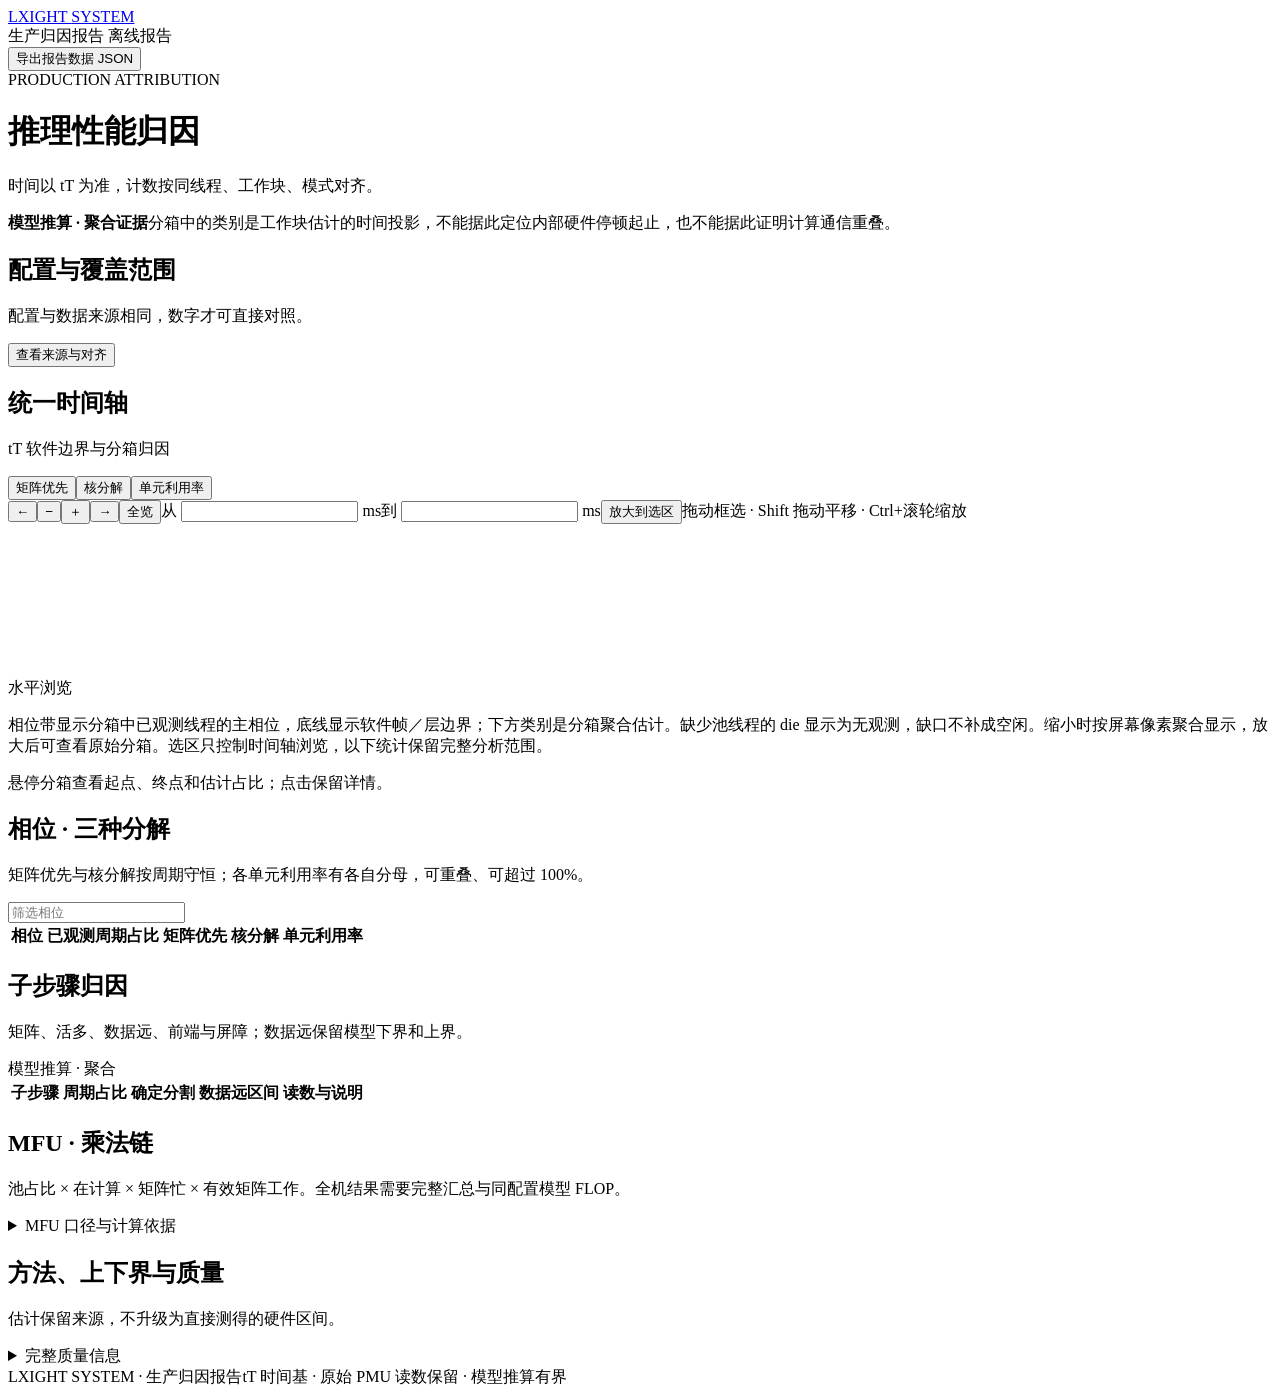
<file: web/attribution/index.html>
<!doctype html>
<html lang="zh-CN"><head><meta charset="utf-8"><meta name="viewport" content="width=device-width,initial-scale=1"><meta name="color-scheme" content="light"><title>LXIGHT · 生产归因报告</title><!--ATTRIBUTION_STYLE--></head><body>
<header><a class="brand" href="#">LXIGHT <span>SYSTEM</span></a><div>生产归因报告 <span class="offline">离线报告</span></div><button id="downloadAnalysis">导出报告数据 JSON</button><a id="fullAnalysis" hidden>完整分析 JSON</a></header>
<main>
<div class="page-heading"><div class="eyebrow">PRODUCTION ATTRIBUTION</div><h1 id="reportTitle">推理性能归因</h1><p id="reportSubtitle">时间以 tT 为准，计数按同线程、工作块、模式对齐。</p></div>
<section class="evidence-banner"><strong>模型推算 · 聚合证据</strong><span>分箱中的类别是工作块估计的时间投影，不能据此定位内部硬件停顿起止，也不能据此证明计算通信重叠。</span></section>
<div id="qualityWarnings" class="warning-box" role="status"></div>
<section class="metrics" id="metrics"></section>
<section class="panel"><div class="section-title"><div><h2>配置与覆盖范围</h2><p>配置与数据来源相同，数字才可直接对照。</p></div><button id="toggleSources">查看来源与对齐</button></div><div id="configSummary" class="config-summary"></div><div id="sourceDetails" hidden><div class="source-grid"><div><h3>配置与硬件模型</h3><pre id="configData"></pre></div><div><h3>对齐与覆盖</h3><pre id="alignmentData"></pre></div></div><h3>输入与证据</h3><pre id="provenanceData"></pre></div></section>
<section class="panel timeline-panel"><div class="section-title"><div><h2 id="timelineTitle">统一时间轴</h2><p id="timelineCaption">tT 软件边界与分箱归因</p></div><div class="view-tabs" id="viewTabs"><button class="active" data-mode="matrix_first">矩阵优先</button><button data-mode="issue">核分解</button><button data-mode="units">单元利用率</button></div></div>
<div class="timeline-toolbar"><button id="panLeft" title="向前平移">←</button><button id="zoomOut" title="缩小">−</button><button id="zoomIn" title="放大">＋</button><button id="panRight" title="向后平移">→</button><button id="fitView">全览</button><label>从 <input id="selectionFrom" type="number" step="any"> ms</label><label>到 <input id="selectionTo" type="number" step="any"> ms</label><button id="zoomSelection" class="primary">放大到选区</button><span>拖动框选 · Shift 拖动平移 · Ctrl+滚轮缩放</span></div>
<div id="timelineWrap"><canvas id="timelineCanvas" tabindex="0" aria-label="多 die 生产归因时间轴"></canvas></div><div class="horizontal-navigation"><span>水平浏览</span><div id="timelineHorizontal" tabindex="0" role="region" aria-label="时间线水平滚动条"><div id="timelineHorizontalSpace"></div></div></div>
<div id="timelineLegend" class="legend"></div><p class="caption">相位带显示分箱中已观测线程的主相位，底线显示软件帧／层边界；下方类别是分箱聚合估计。缺少池线程的 die 显示为无观测，缺口不补成空闲。缩小时按屏幕像素聚合显示，放大后可查看原始分箱。选区只控制时间轴浏览，以下统计保留完整分析范围。</p><div id="binDetail" class="bin-detail">悬停分箱查看起点、终点和估计占比；点击保留详情。</div></section>
<section class="panel"><div class="section-title"><div><h2>相位 · 三种分解</h2><p>矩阵优先与核分解按周期守恒；各单元利用率有各自分母，可重叠、可超过 100%。</p></div><input id="stageSearch" type="search" placeholder="筛选相位" aria-label="筛选相位"></div><div id="totalsCharts" class="three-charts"></div><div class="table-wrap"><table class="stage-table"><thead><tr><th>相位</th><th>已观测周期占比</th><th>矩阵优先</th><th>核分解</th><th>单元利用率</th></tr></thead><tbody id="stageRows"></tbody></table></div></section>
<section class="panel" id="densePanel"><div class="section-title"><div><h2 id="denseTitle">子步骤归因</h2><p id="denseDescription">矩阵、活多、数据远、前端与屏障；数据远保留模型下界和上界。</p></div><span class="tag">模型推算 · 聚合</span></div><div id="denseSummary"></div><div class="table-wrap"><table><thead><tr><th>子步骤</th><th>周期占比</th><th>确定分割</th><th>数据远区间</th><th>读数与说明</th></tr></thead><tbody id="denseRows"></tbody></table></div><div id="denseModelComparison"></div><div id="denseBounds" class="caption"></div></section>
<section class="panel"><div class="section-title"><div><h2 id="mfuTitle">MFU · 乘法链</h2><p id="mfuDescription">池占比 × 在计算 × 矩阵忙 × 有效矩阵工作。全机结果需要完整汇总与同配置模型 FLOP。</p></div><span id="mfuStatus" class="tag"></span></div><div id="mfuNotice"></div><div id="mfuWaterfall" class="waterfall"></div><div id="mfuFactors" class="factor-grid"></div><div class="table-wrap" id="mfuPhaseTable" hidden><table><thead><tr><th>相位</th><th>池周期占比</th><th>矩阵忙</th><th>有效矩阵工作</th><th>MFU 贡献（百分点）</th></tr></thead><tbody id="mfuPhaseRows"></tbody></table></div><div id="mfuReference" class="reference-box" hidden></div><details><summary>MFU 口径与计算依据</summary><pre id="mfuData"></pre></details></section>
<section class="panel"><div class="section-title"><div><h2>方法、上下界与质量</h2><p>估计保留来源，不升级为直接测得的硬件区间。</p></div></div><div id="methodNotes" class="method-notes"></div><details><summary>完整质量信息</summary><pre id="qualityData"></pre></details></section>
<footer><span>LXIGHT SYSTEM · 生产归因报告</span><span>tT 时间基 · 原始 PMU 读数保留 · 模型推算有界</span></footer>
</main><div id="timelineTooltip" role="tooltip" hidden></div><!--ATTRIBUTION_DATA--><!--ATTRIBUTION_SCRIPTS--></body></html>
</file>
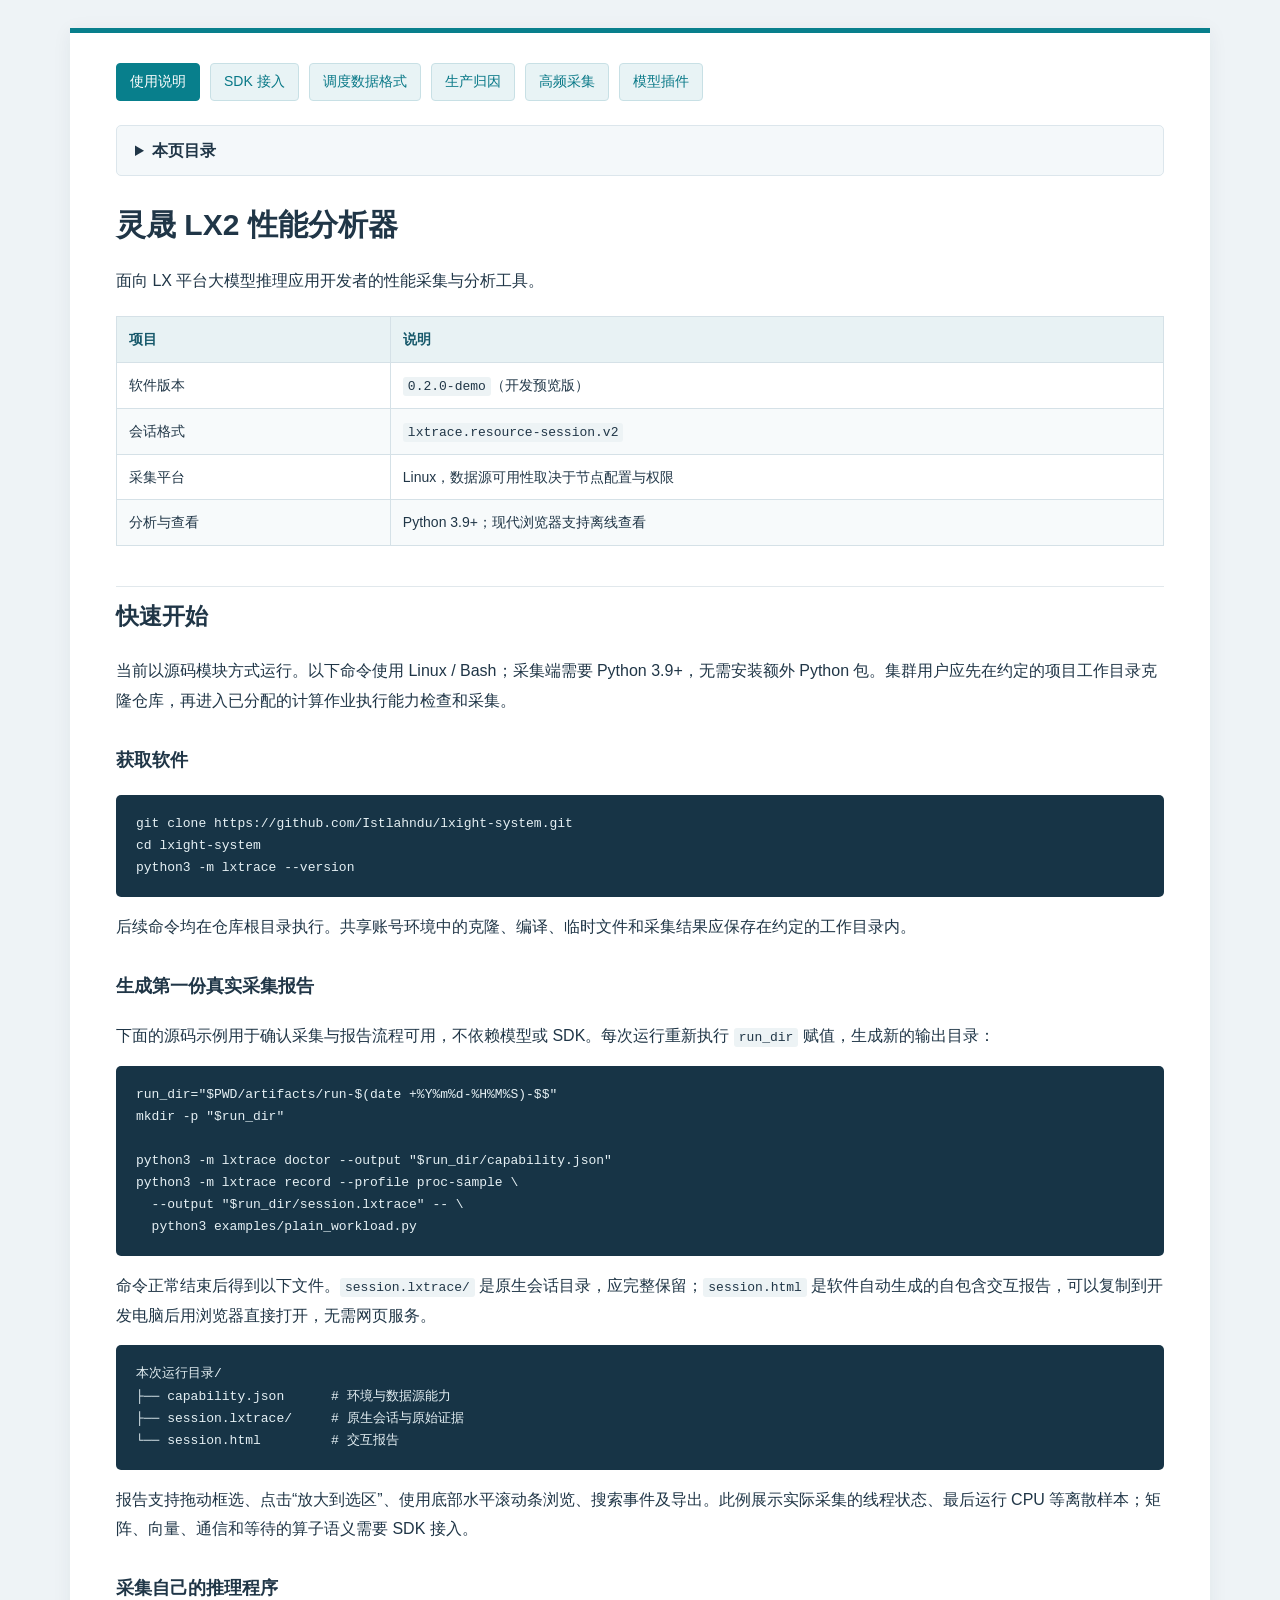
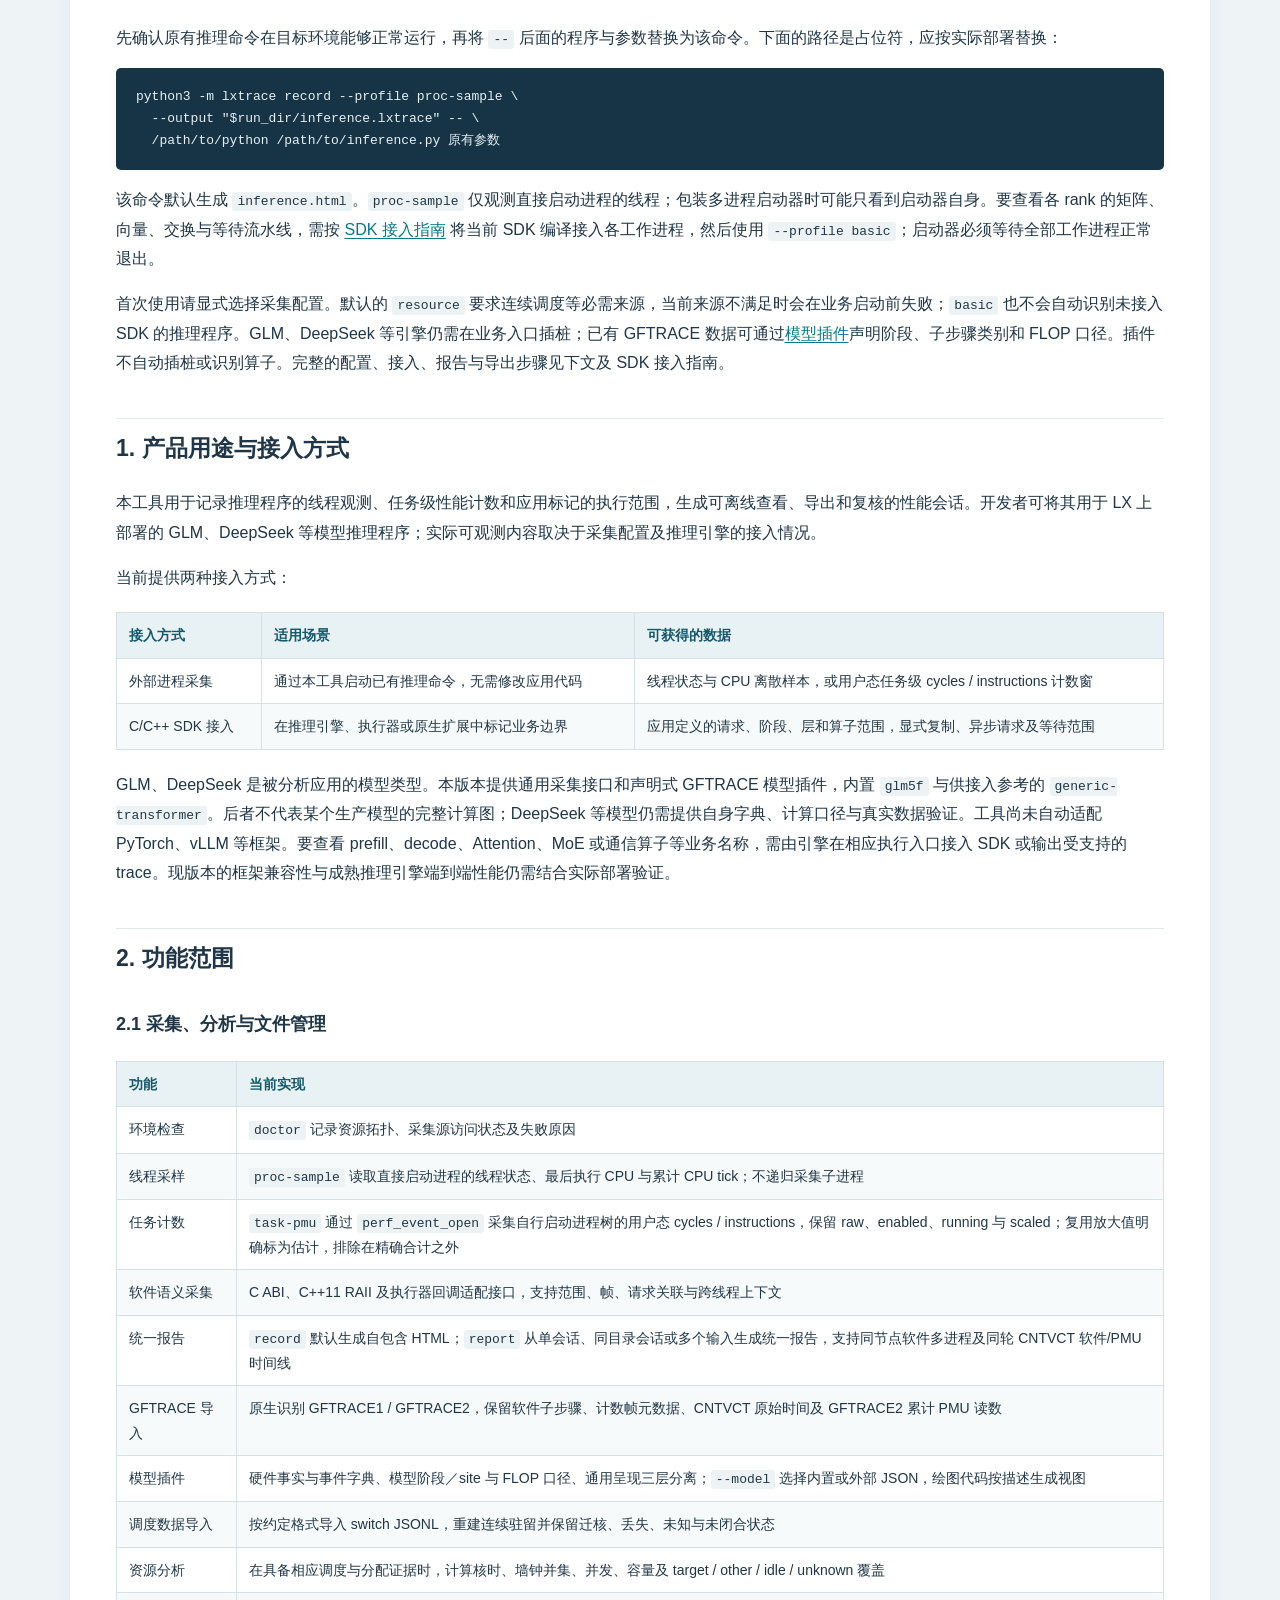
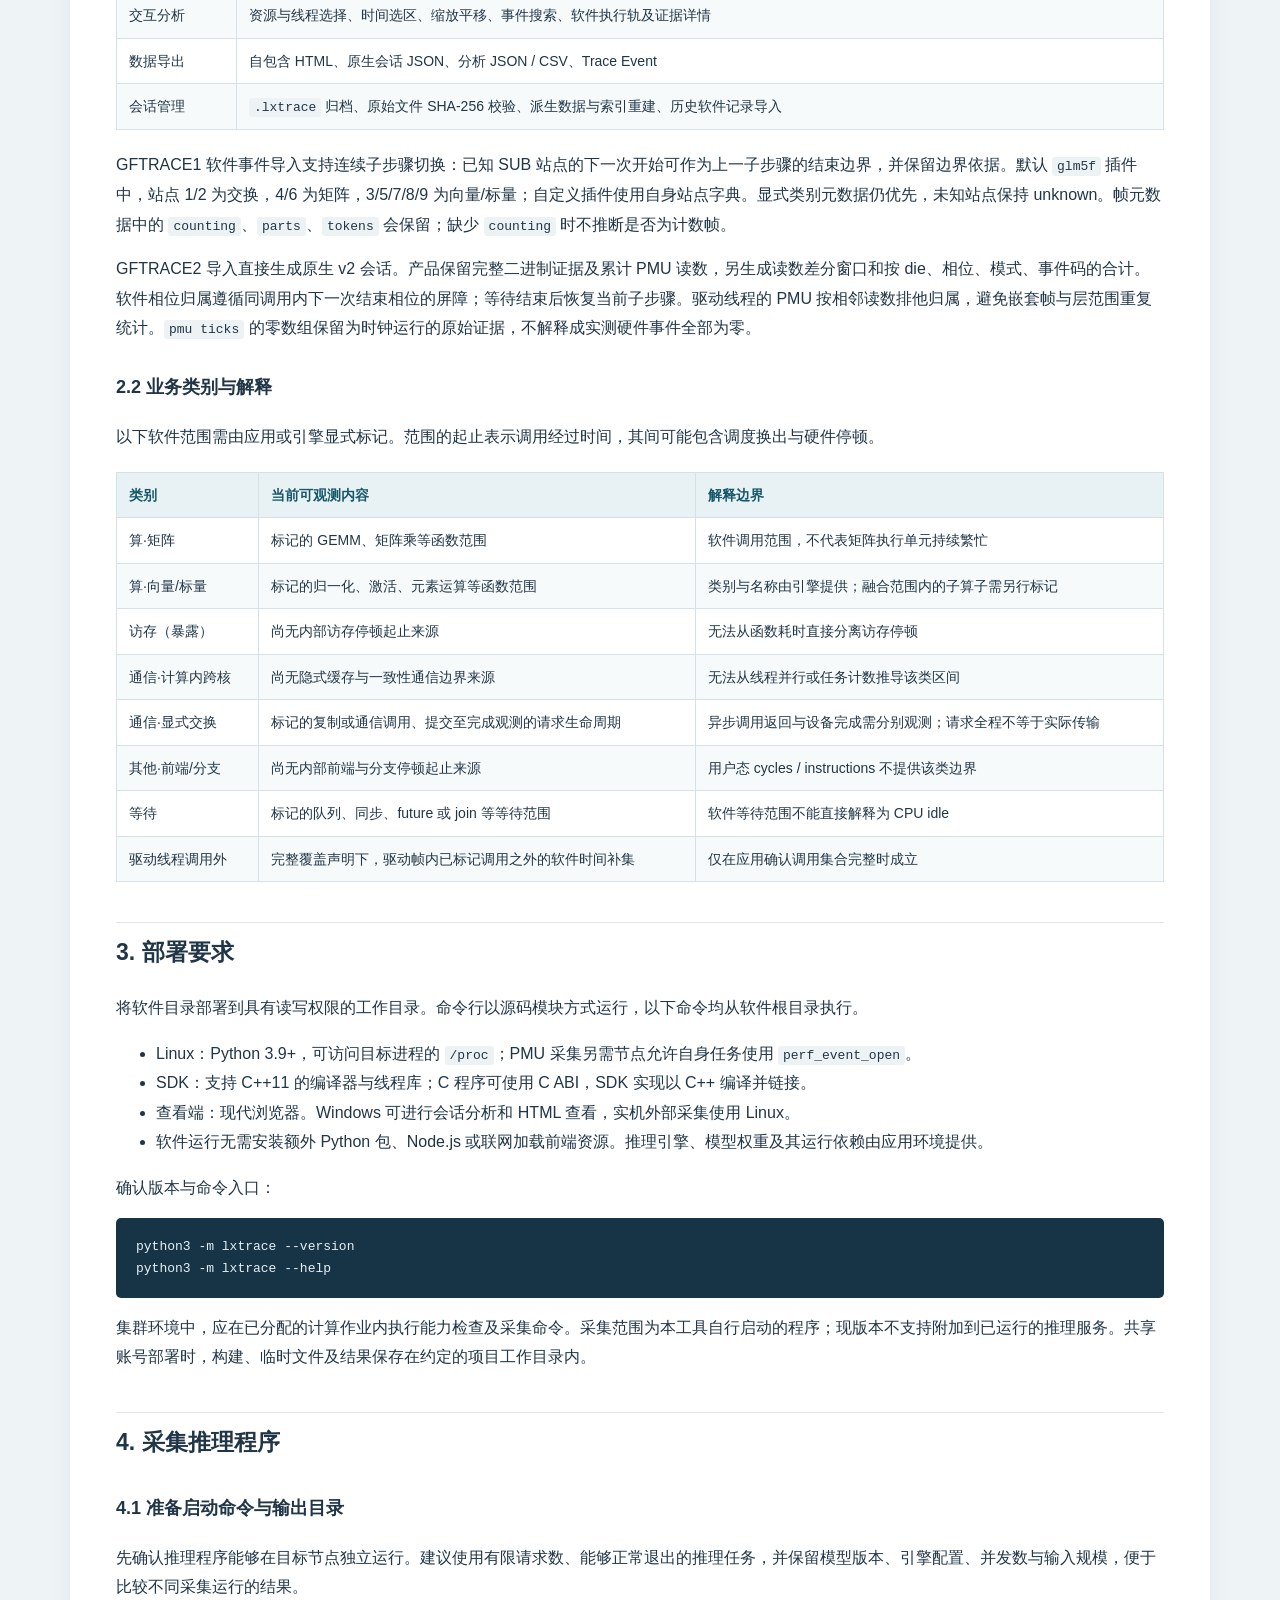
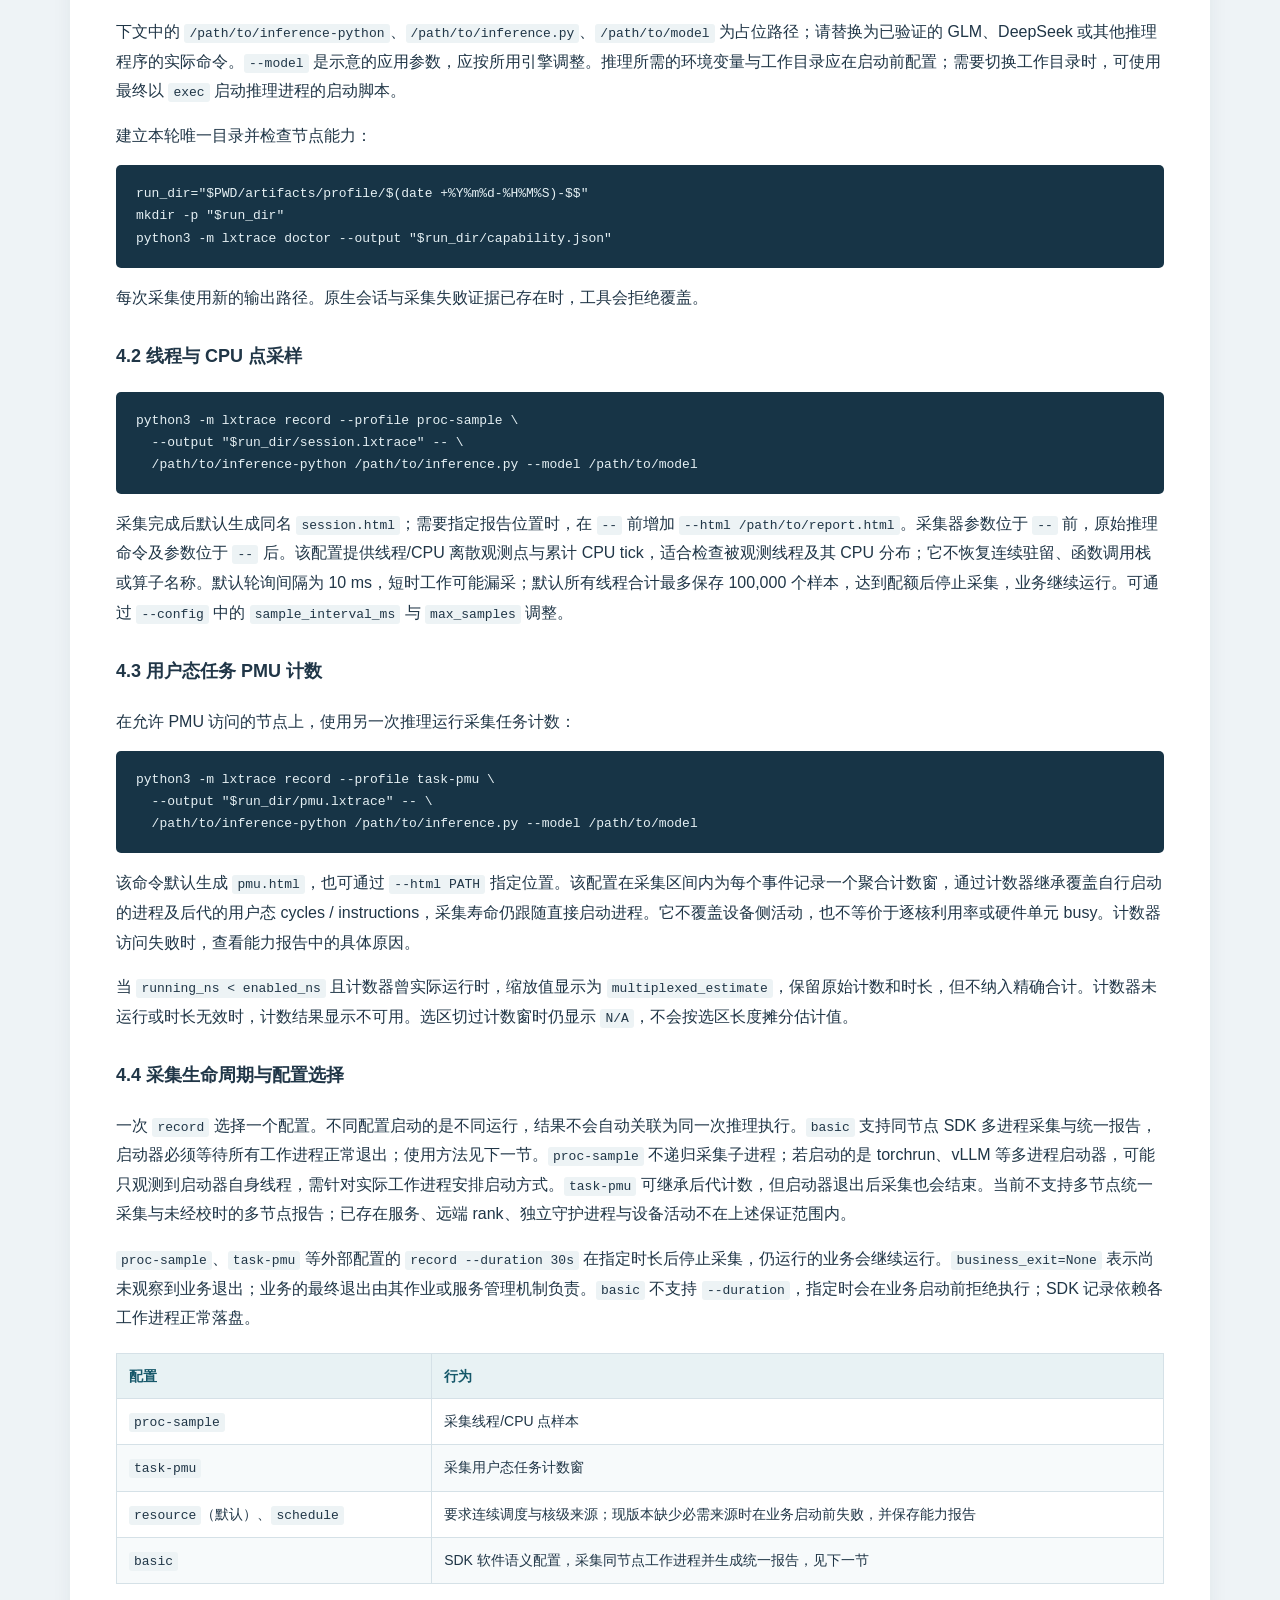
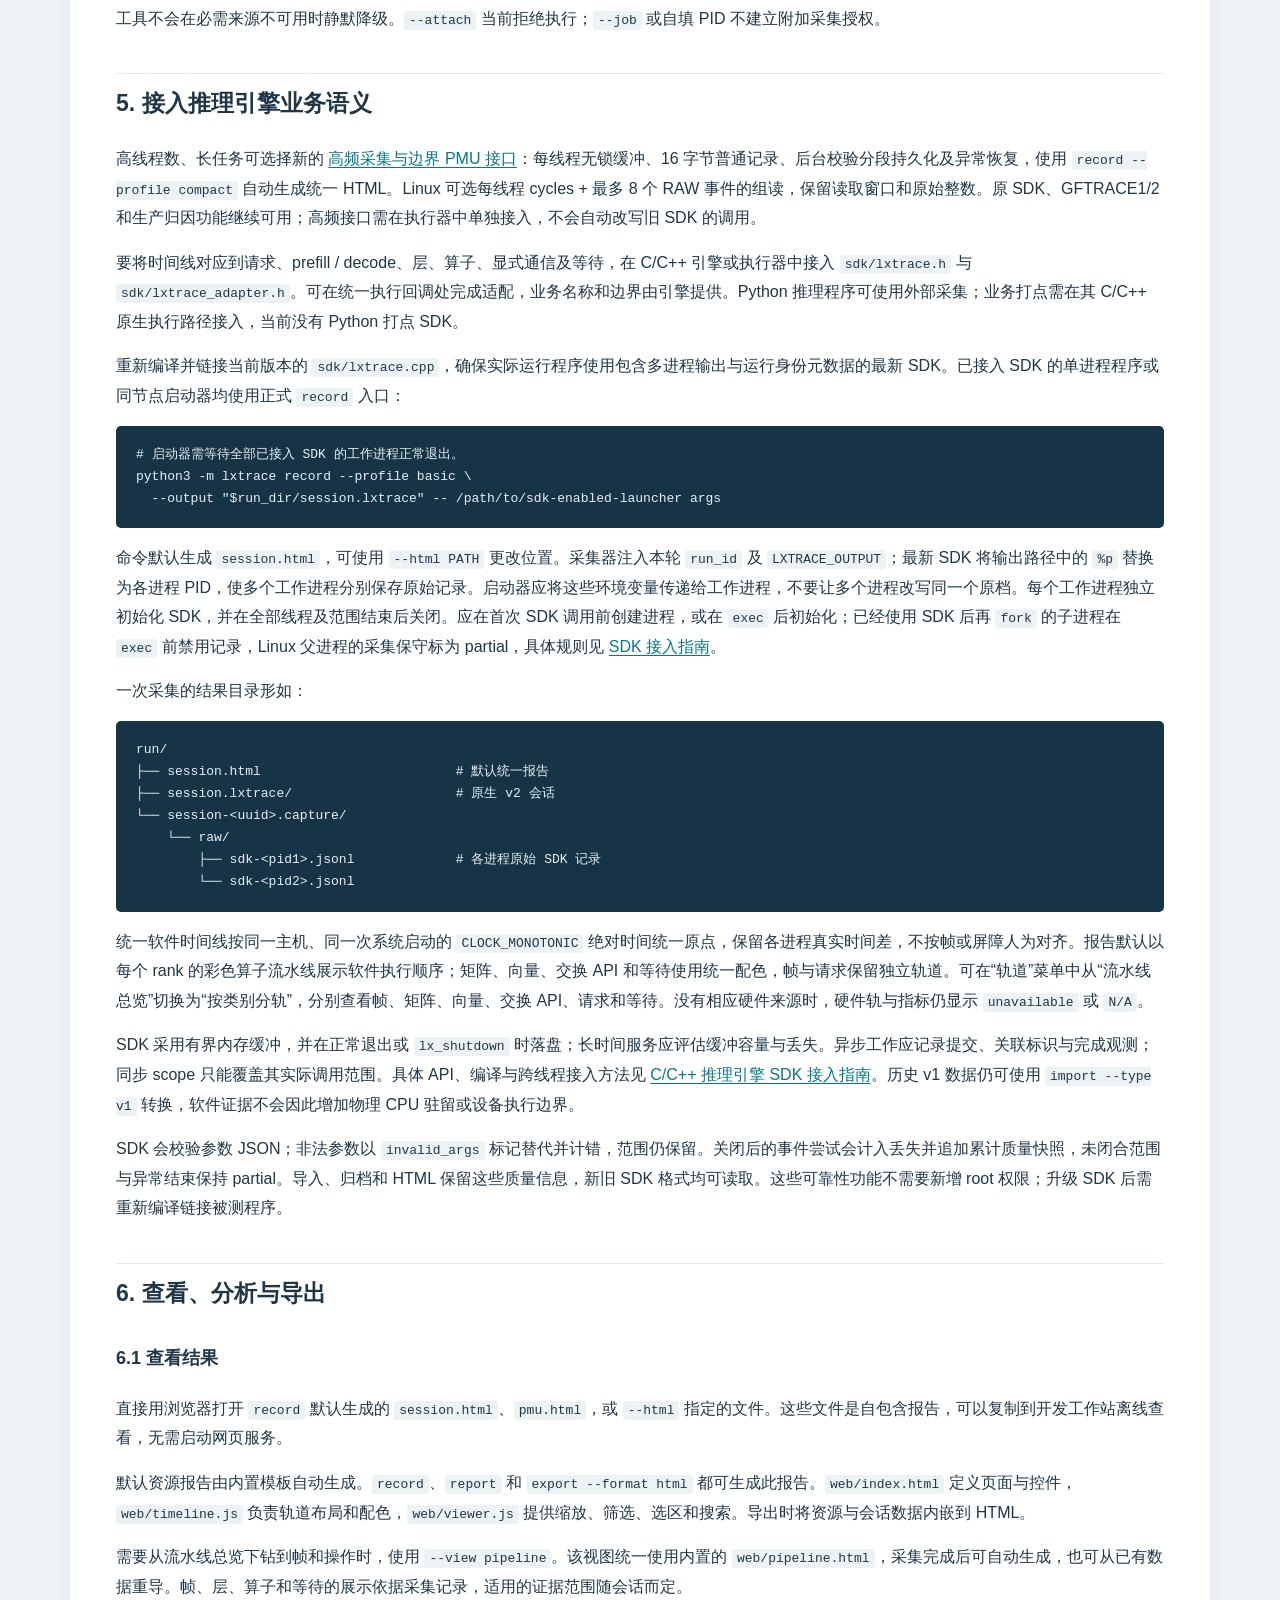
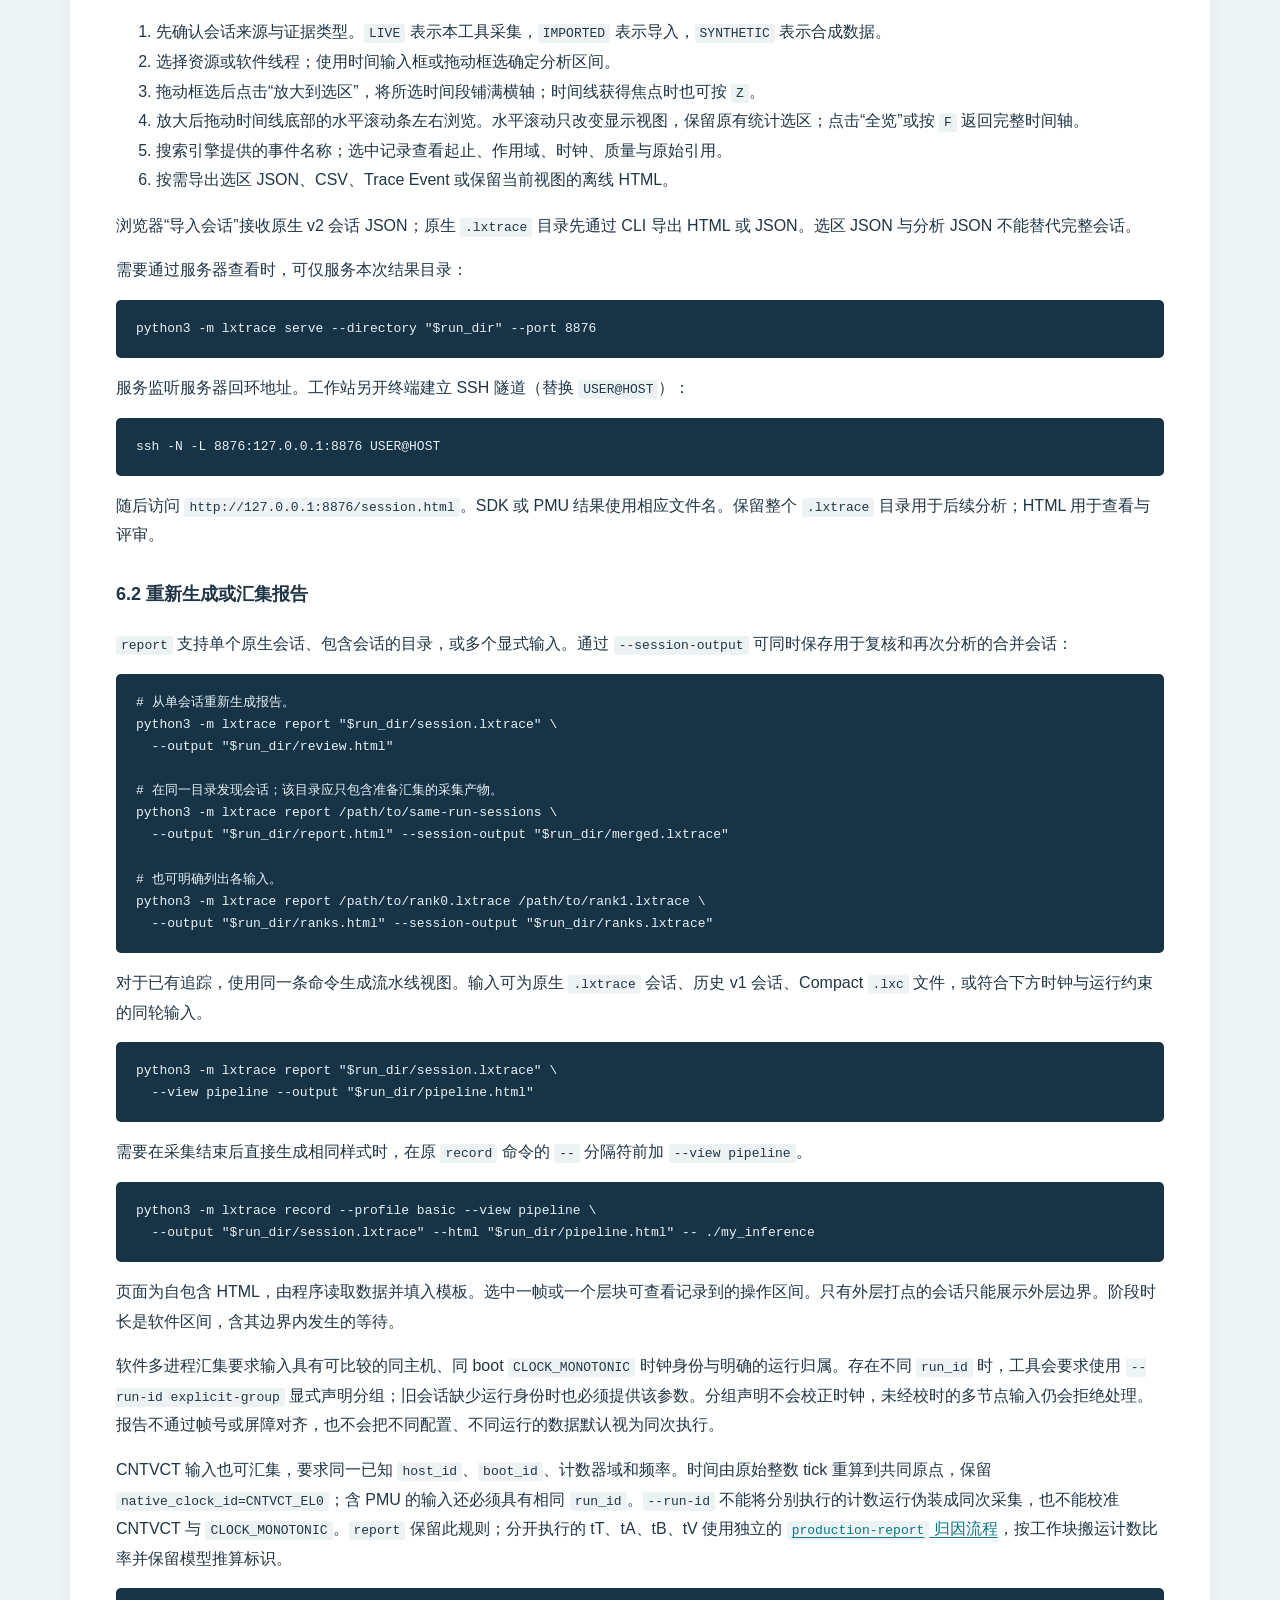
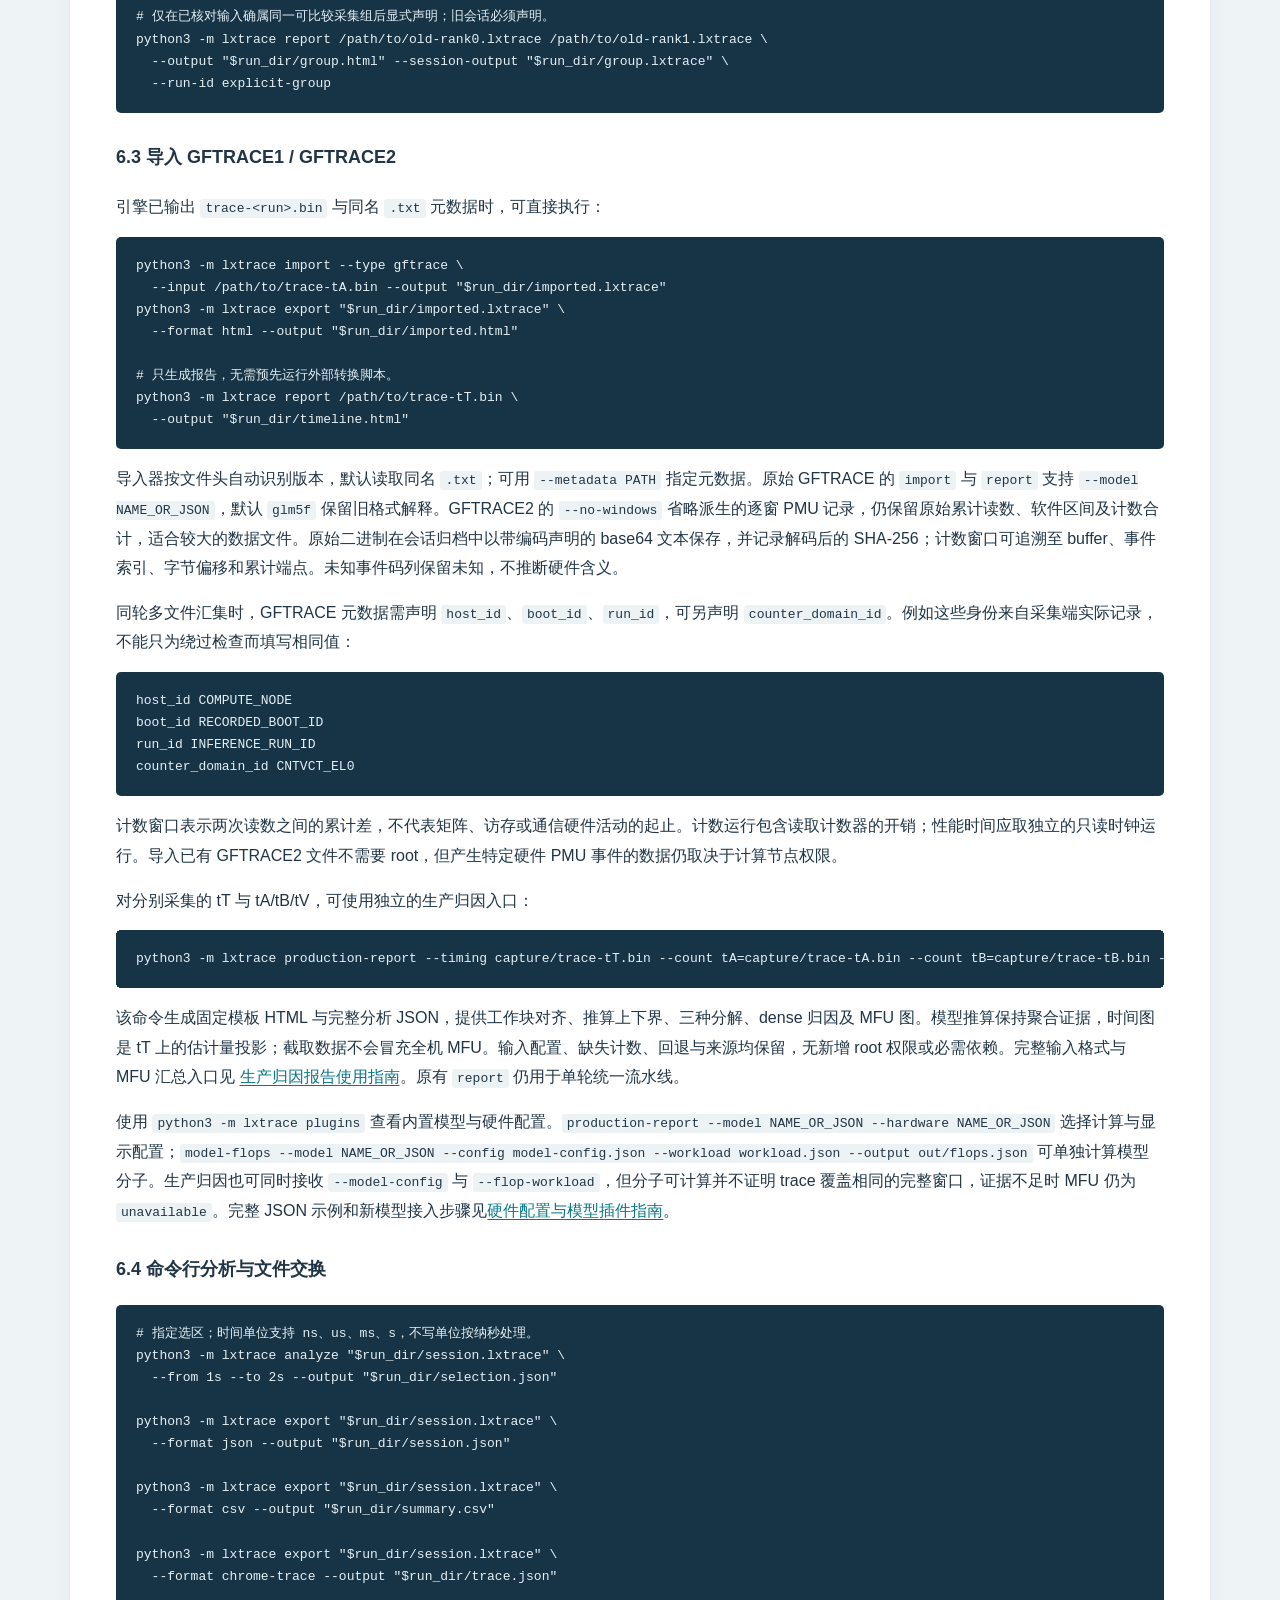
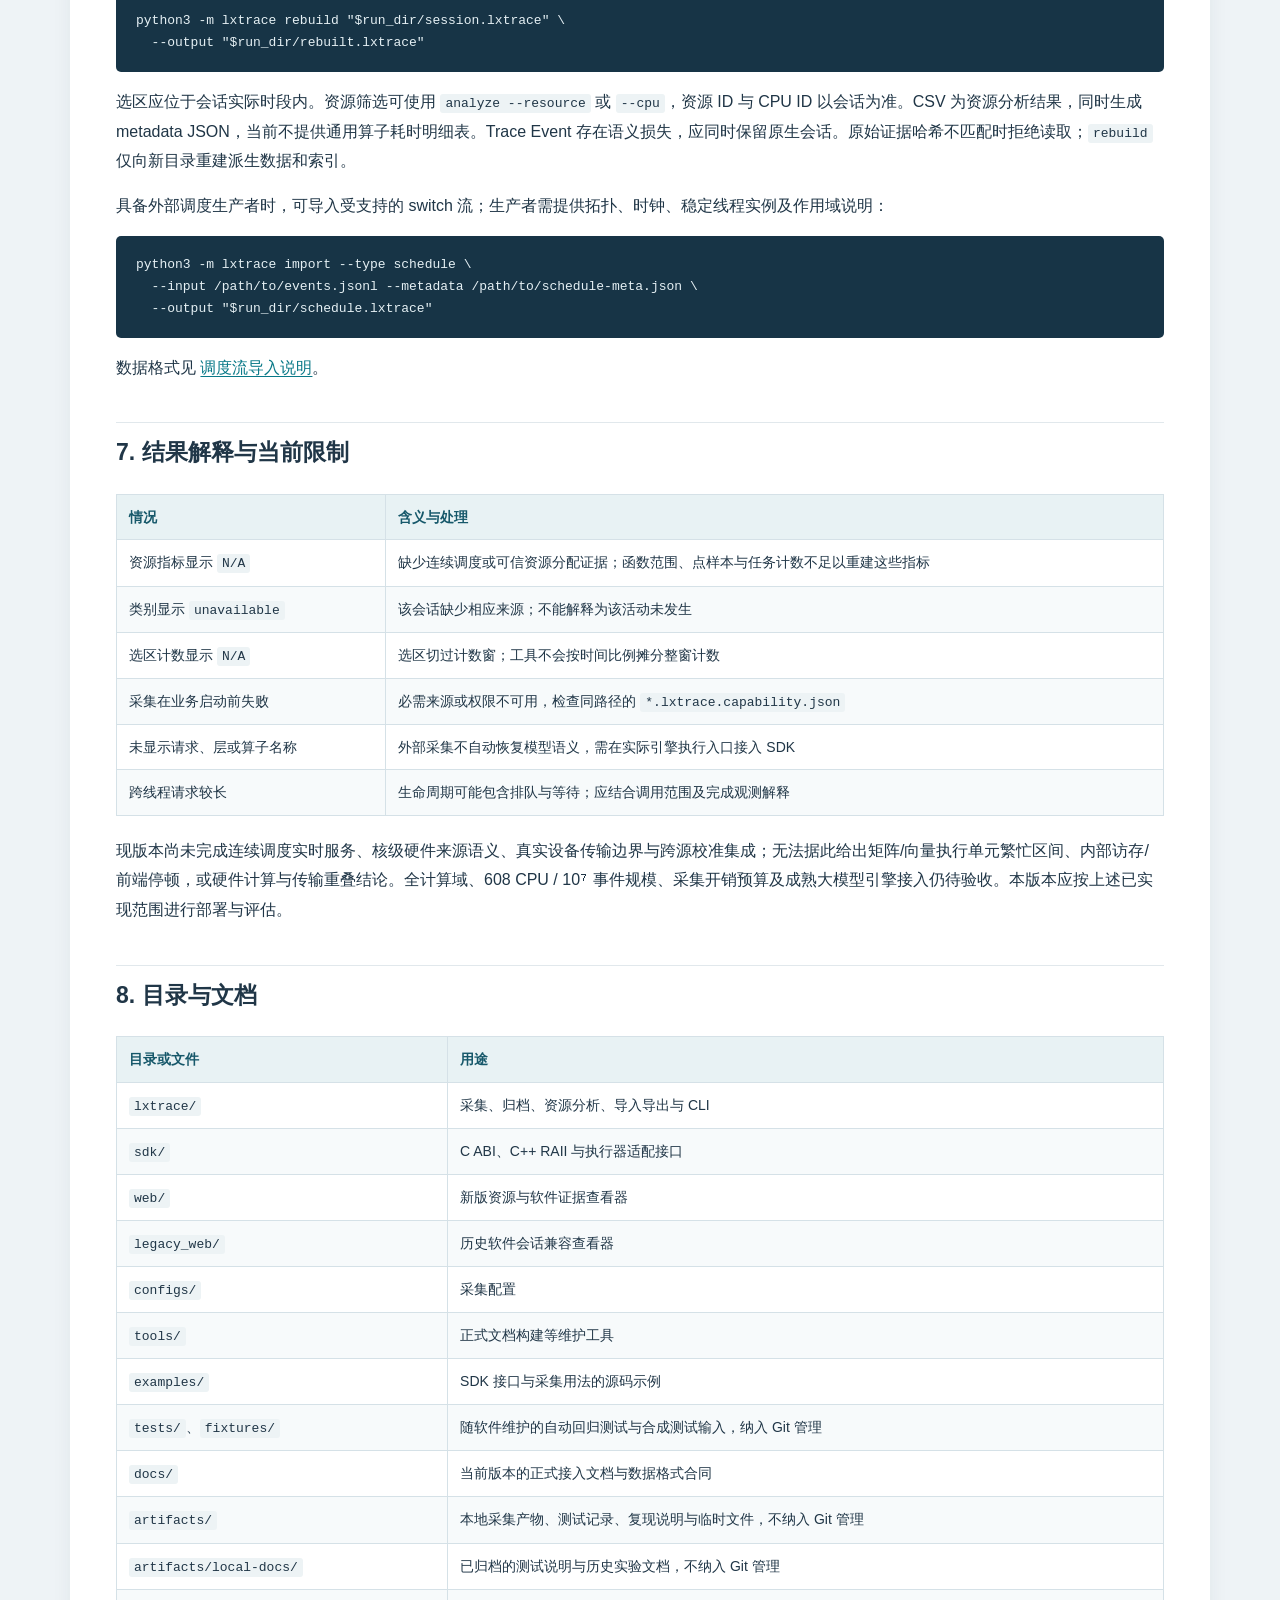
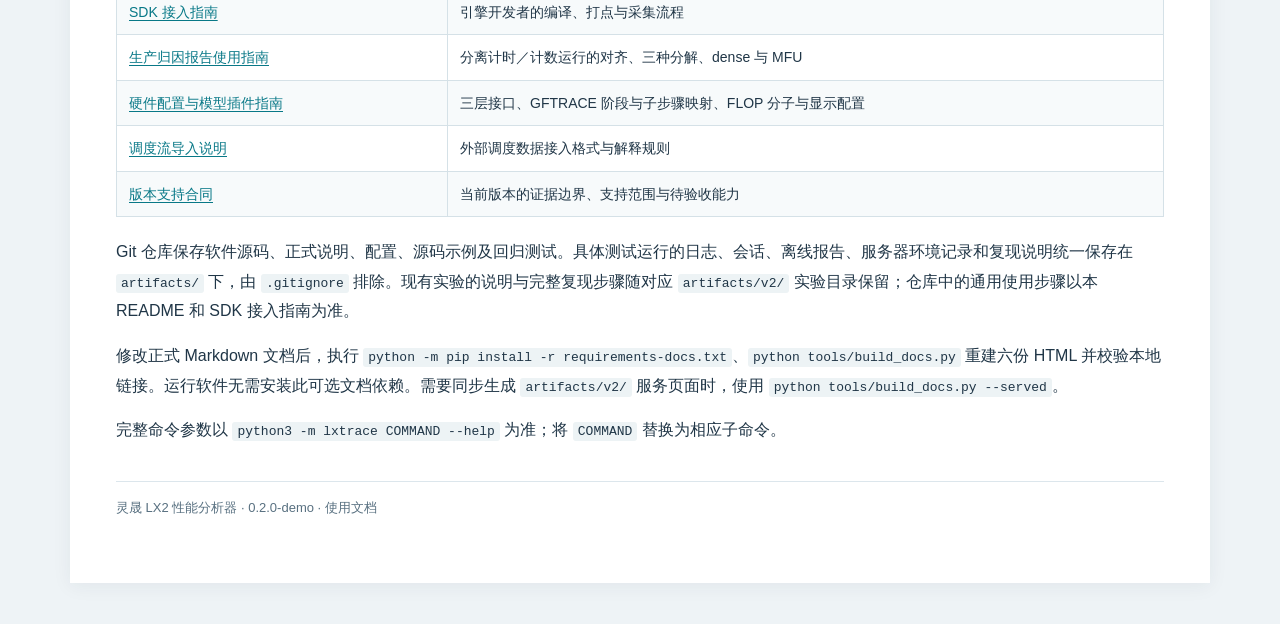
<file: README.html>
<!doctype html>
<html lang="zh-CN"><head><meta charset="utf-8"><meta name="viewport" content="width=device-width,initial-scale=1"><title>灵晟 LX2 性能分析器 · 使用指南</title><style>
*{box-sizing:border-box}html{scroll-behavior:smooth}body{margin:0;background:#eef3f6;color:#203647;font:16px/1.85 "Segoe UI","Microsoft YaHei",sans-serif}main{max-width:1140px;margin:28px auto;background:#fff;border-top:5px solid #087f8c;padding:30px 46px 48px;box-shadow:0 3px 18px #18364710}h1{font-size:30px;line-height:1.4;margin:28px 0 20px}h2{font-size:23px;margin-top:40px;padding-top:8px;border-top:1px solid #e1e8ec}h3{font-size:18px;margin-top:28px}a{color:#087887;text-underline-offset:3px}a:hover{color:#03505b}p{margin:15px 0}code,pre{font:13px/1.7 Consolas,"Microsoft YaHei",monospace}code{background:#edf3f5;padding:2px 5px;border-radius:3px;overflow-wrap:anywhere}pre{background:#173446;color:#e5f0f4;padding:18px 20px;border-radius:5px;overflow:auto;tab-size:4}pre code{background:none;padding:0;color:inherit;overflow-wrap:normal}.table-wrap{overflow:auto;margin:20px 0}table{width:100%;border-collapse:collapse;font-size:14px;line-height:1.75}th,td{border:1px solid #d5e1e7;padding:10px 12px;text-align:left;vertical-align:top}th{background:#e8f2f4;color:#16586a}tbody tr:nth-child(even){background:#f7fafb}td:first-child{min-width:105px}nav{display:flex;gap:10px;flex-wrap:wrap}nav a{background:#e8f3f5;border:1px solid #c8e0e5;padding:5px 13px;border-radius:4px;text-decoration:none;font-size:14px}nav a:first-child{background:#087f8c;color:#fff;border-color:#087f8c}.toc-panel{margin-top:24px;background:#f4f8fa;border:1px solid #dce6ec;padding:10px 18px;border-radius:5px}.toc-panel summary{cursor:pointer;font-weight:600}.toc-panel ul{margin:8px 0;padding-left:22px}.toc-panel li{font-size:14px;margin:2px 0}.toc-panel ul ul{display:none}.footer{border-top:1px solid #dce6ec;margin-top:36px;padding-top:14px;font-size:13px;color:#587080}h1,h2,h3{scroll-margin-top:20px}@media(max-width:700px){body{font-size:15px}main{margin:0;padding:20px 18px 32px}h1{font-size:25px}h2{font-size:21px}pre{padding:14px}th,td{padding:8px;min-width:140px}nav{gap:6px}}@media print{body{background:#fff}main{box-shadow:none;margin:0;max-width:none;padding:10px}nav,.toc-panel{display:none}pre{white-space:pre-wrap;background:#f1f4f6;color:#203647}a{color:inherit}table{font-size:11px}.table-wrap{overflow:visible}}
</style></head><body><main><nav aria-label="文档导航"><a href="README.html">使用说明</a><a href="docs/sdk-quickstart.html">SDK 接入</a><a href="docs/scheduler-interchange.html">调度数据格式</a><a href="docs/production-attribution.html">生产归因</a><a href="docs/high-frequency-sdk.html">高频采集</a><a href="docs/model-plugins.html">模型插件</a></nav><details class="toc-panel"><summary>本页目录</summary><div class="toc">
<ul>
<li><a href="#_1">快速开始</a></li>
<li><a href="#1">1. 产品用途与接入方式</a></li>
<li><a href="#2">2. 功能范围</a></li>
<li><a href="#3">3. 部署要求</a></li>
<li><a href="#4">4. 采集推理程序</a></li>
<li><a href="#5">5. 接入推理引擎业务语义</a></li>
<li><a href="#6">6. 查看、分析与导出</a></li>
<li><a href="#7">7. 结果解释与当前限制</a></li>
<li><a href="#8">8. 目录与文档</a></li>
</ul>
</div>
</details><h1 id="lx2">灵晟 LX2 性能分析器</h1>
<p>面向 LX 平台大模型推理应用开发者的性能采集与分析工具。</p>
<div class="table-wrap"><table>
<thead>
<tr>
<th>项目</th>
<th>说明</th>
</tr>
</thead>
<tbody>
<tr>
<td>软件版本</td>
<td><code>0.2.0-demo</code>（开发预览版）</td>
</tr>
<tr>
<td>会话格式</td>
<td><code>lxtrace.resource-session.v2</code></td>
</tr>
<tr>
<td>采集平台</td>
<td>Linux，数据源可用性取决于节点配置与权限</td>
</tr>
<tr>
<td>分析与查看</td>
<td>Python 3.9+；现代浏览器支持离线查看</td>
</tr>
</tbody>
</table></div>
<h2 id="_1">快速开始</h2>
<p>当前以源码模块方式运行。以下命令使用 Linux / Bash；采集端需要 Python 3.9+，无需安装额外 Python 包。集群用户应先在约定的项目工作目录克隆仓库，再进入已分配的计算作业执行能力检查和采集。</p>
<h3 id="_2">获取软件</h3>
<pre><code class="language-bash">git clone https://github.com/Istlahndu/lxight-system.git
cd lxight-system
python3 -m lxtrace --version
</code></pre>
<p>后续命令均在仓库根目录执行。共享账号环境中的克隆、编译、临时文件和采集结果应保存在约定的工作目录内。</p>
<h3 id="_3">生成第一份真实采集报告</h3>
<p>下面的源码示例用于确认采集与报告流程可用，不依赖模型或 SDK。每次运行重新执行 <code>run_dir</code> 赋值，生成新的输出目录：</p>
<pre><code class="language-bash">run_dir=&quot;$PWD/artifacts/run-$(date +%Y%m%d-%H%M%S)-$$&quot;
mkdir -p &quot;$run_dir&quot;

python3 -m lxtrace doctor --output &quot;$run_dir/capability.json&quot;
python3 -m lxtrace record --profile proc-sample \
  --output &quot;$run_dir/session.lxtrace&quot; -- \
  python3 examples/plain_workload.py
</code></pre>
<p>命令正常结束后得到以下文件。<code>session.lxtrace/</code> 是原生会话目录，应完整保留；<code>session.html</code> 是软件自动生成的自包含交互报告，可以复制到开发电脑后用浏览器直接打开，无需网页服务。</p>
<pre><code class="language-text">本次运行目录/
├── capability.json      # 环境与数据源能力
├── session.lxtrace/     # 原生会话与原始证据
└── session.html         # 交互报告
</code></pre>
<p>报告支持拖动框选、点击“放大到选区”、使用底部水平滚动条浏览、搜索事件及导出。此例展示实际采集的线程状态、最后运行 CPU 等离散样本；矩阵、向量、通信和等待的算子语义需要 SDK 接入。</p>
<h3 id="_4">采集自己的推理程序</h3>
<p>先确认原有推理命令在目标环境能够正常运行，再将 <code>--</code> 后面的程序与参数替换为该命令。下面的路径是占位符，应按实际部署替换：</p>
<pre><code class="language-bash">python3 -m lxtrace record --profile proc-sample \
  --output &quot;$run_dir/inference.lxtrace&quot; -- \
  /path/to/python /path/to/inference.py 原有参数
</code></pre>
<p>该命令默认生成 <code>inference.html</code>。<code>proc-sample</code> 仅观测直接启动进程的线程；包装多进程启动器时可能只看到启动器自身。要查看各 rank 的矩阵、向量、交换与等待流水线，需按 <a href="docs/sdk-quickstart.html">SDK 接入指南</a> 将当前 SDK 编译接入各工作进程，然后使用 <code>--profile basic</code>；启动器必须等待全部工作进程正常退出。</p>
<p>首次使用请显式选择采集配置。默认的 <code>resource</code> 要求连续调度等必需来源，当前来源不满足时会在业务启动前失败；<code>basic</code> 也不会自动识别未接入 SDK 的推理程序。GLM、DeepSeek 等引擎仍需在业务入口插桩；已有 GFTRACE 数据可通过<a href="docs/model-plugins.html">模型插件</a>声明阶段、子步骤类别和 FLOP 口径。插件不自动插桩或识别算子。完整的配置、接入、报告与导出步骤见下文及 SDK 接入指南。</p>
<h2 id="1">1. 产品用途与接入方式</h2>
<p>本工具用于记录推理程序的线程观测、任务级性能计数和应用标记的执行范围，生成可离线查看、导出和复核的性能会话。开发者可将其用于 LX 上部署的 GLM、DeepSeek 等模型推理程序；实际可观测内容取决于采集配置及推理引擎的接入情况。</p>
<p>当前提供两种接入方式：</p>
<div class="table-wrap"><table>
<thead>
<tr>
<th>接入方式</th>
<th>适用场景</th>
<th>可获得的数据</th>
</tr>
</thead>
<tbody>
<tr>
<td>外部进程采集</td>
<td>通过本工具启动已有推理命令，无需修改应用代码</td>
<td>线程状态与 CPU 离散样本，或用户态任务级 cycles / instructions 计数窗</td>
</tr>
<tr>
<td>C/C++ SDK 接入</td>
<td>在推理引擎、执行器或原生扩展中标记业务边界</td>
<td>应用定义的请求、阶段、层和算子范围，显式复制、异步请求及等待范围</td>
</tr>
</tbody>
</table></div>
<p>GLM、DeepSeek 是被分析应用的模型类型。本版本提供通用采集接口和声明式 GFTRACE 模型插件，内置 <code>glm5f</code> 与供接入参考的 <code>generic-transformer</code>。后者不代表某个生产模型的完整计算图；DeepSeek 等模型仍需提供自身字典、计算口径与真实数据验证。工具尚未自动适配 PyTorch、vLLM 等框架。要查看 prefill、decode、Attention、MoE 或通信算子等业务名称，需由引擎在相应执行入口接入 SDK 或输出受支持的 trace。现版本的框架兼容性与成熟推理引擎端到端性能仍需结合实际部署验证。</p>
<h2 id="2">2. 功能范围</h2>
<h3 id="21">2.1 采集、分析与文件管理</h3>
<div class="table-wrap"><table>
<thead>
<tr>
<th>功能</th>
<th>当前实现</th>
</tr>
</thead>
<tbody>
<tr>
<td>环境检查</td>
<td><code>doctor</code> 记录资源拓扑、采集源访问状态及失败原因</td>
</tr>
<tr>
<td>线程采样</td>
<td><code>proc-sample</code> 读取直接启动进程的线程状态、最后执行 CPU 与累计 CPU tick；不递归采集子进程</td>
</tr>
<tr>
<td>任务计数</td>
<td><code>task-pmu</code> 通过 <code>perf_event_open</code> 采集自行启动进程树的用户态 cycles / instructions，保留 raw、enabled、running 与 scaled；复用放大值明确标为估计，排除在精确合计之外</td>
</tr>
<tr>
<td>软件语义采集</td>
<td>C ABI、C++11 RAII 及执行器回调适配接口，支持范围、帧、请求关联与跨线程上下文</td>
</tr>
<tr>
<td>统一报告</td>
<td><code>record</code> 默认生成自包含 HTML；<code>report</code> 从单会话、同目录会话或多个输入生成统一报告，支持同节点软件多进程及同轮 CNTVCT 软件/PMU 时间线</td>
</tr>
<tr>
<td>GFTRACE 导入</td>
<td>原生识别 GFTRACE1 / GFTRACE2，保留软件子步骤、计数帧元数据、CNTVCT 原始时间及 GFTRACE2 累计 PMU 读数</td>
</tr>
<tr>
<td>模型插件</td>
<td>硬件事实与事件字典、模型阶段／site 与 FLOP 口径、通用呈现三层分离；<code>--model</code> 选择内置或外部 JSON，绘图代码按描述生成视图</td>
</tr>
<tr>
<td>调度数据导入</td>
<td>按约定格式导入 switch JSONL，重建连续驻留并保留迁核、丢失、未知与未闭合状态</td>
</tr>
<tr>
<td>资源分析</td>
<td>在具备相应调度与分配证据时，计算核时、墙钟并集、并发、容量及 target / other / idle / unknown 覆盖</td>
</tr>
<tr>
<td>交互分析</td>
<td>资源与线程选择、时间选区、缩放平移、事件搜索、软件执行轨及证据详情</td>
</tr>
<tr>
<td>数据导出</td>
<td>自包含 HTML、原生会话 JSON、分析 JSON / CSV、Trace Event</td>
</tr>
<tr>
<td>会话管理</td>
<td><code>.lxtrace</code> 归档、原始文件 SHA-256 校验、派生数据与索引重建、历史软件记录导入</td>
</tr>
</tbody>
</table></div>
<p>GFTRACE1 软件事件导入支持连续子步骤切换：已知 SUB 站点的下一次开始可作为上一子步骤的结束边界，并保留边界依据。默认 <code>glm5f</code> 插件中，站点 1/2 为交换，4/6 为矩阵，3/5/7/8/9 为向量/标量；自定义插件使用自身站点字典。显式类别元数据仍优先，未知站点保持 unknown。帧元数据中的 <code>counting</code>、<code>parts</code>、<code>tokens</code> 会保留；缺少 <code>counting</code> 时不推断是否为计数帧。</p>
<p>GFTRACE2 导入直接生成原生 v2 会话。产品保留完整二进制证据及累计 PMU 读数，另生成读数差分窗口和按 die、相位、模式、事件码的合计。软件相位归属遵循同调用内下一次结束相位的屏障；等待结束后恢复当前子步骤。驱动线程的 PMU 按相邻读数排他归属，避免嵌套帧与层范围重复统计。<code>pmu ticks</code> 的零数组保留为时钟运行的原始证据，不解释成实测硬件事件全部为零。</p>
<h3 id="22">2.2 业务类别与解释</h3>
<p>以下软件范围需由应用或引擎显式标记。范围的起止表示调用经过时间，其间可能包含调度换出与硬件停顿。</p>
<div class="table-wrap"><table>
<thead>
<tr>
<th>类别</th>
<th>当前可观测内容</th>
<th>解释边界</th>
</tr>
</thead>
<tbody>
<tr>
<td>算·矩阵</td>
<td>标记的 GEMM、矩阵乘等函数范围</td>
<td>软件调用范围，不代表矩阵执行单元持续繁忙</td>
</tr>
<tr>
<td>算·向量/标量</td>
<td>标记的归一化、激活、元素运算等函数范围</td>
<td>类别与名称由引擎提供；融合范围内的子算子需另行标记</td>
</tr>
<tr>
<td>访存（暴露）</td>
<td>尚无内部访存停顿起止来源</td>
<td>无法从函数耗时直接分离访存停顿</td>
</tr>
<tr>
<td>通信·计算内跨核</td>
<td>尚无隐式缓存与一致性通信边界来源</td>
<td>无法从线程并行或任务计数推导该类区间</td>
</tr>
<tr>
<td>通信·显式交换</td>
<td>标记的复制或通信调用、提交至完成观测的请求生命周期</td>
<td>异步调用返回与设备完成需分别观测；请求全程不等于实际传输</td>
</tr>
<tr>
<td>其他·前端/分支</td>
<td>尚无内部前端与分支停顿起止来源</td>
<td>用户态 cycles / instructions 不提供该类边界</td>
</tr>
<tr>
<td>等待</td>
<td>标记的队列、同步、future 或 join 等等待范围</td>
<td>软件等待范围不能直接解释为 CPU idle</td>
</tr>
<tr>
<td>驱动线程调用外</td>
<td>完整覆盖声明下，驱动帧内已标记调用之外的软件时间补集</td>
<td>仅在应用确认调用集合完整时成立</td>
</tr>
</tbody>
</table></div>
<h2 id="3">3. 部署要求</h2>
<p>将软件目录部署到具有读写权限的工作目录。命令行以源码模块方式运行，以下命令均从软件根目录执行。</p>
<ul>
<li>Linux：Python 3.9+，可访问目标进程的 <code>/proc</code>；PMU 采集另需节点允许自身任务使用 <code>perf_event_open</code>。</li>
<li>SDK：支持 C++11 的编译器与线程库；C 程序可使用 C ABI，SDK 实现以 C++ 编译并链接。</li>
<li>查看端：现代浏览器。Windows 可进行会话分析和 HTML 查看，实机外部采集使用 Linux。</li>
<li>软件运行无需安装额外 Python 包、Node.js 或联网加载前端资源。推理引擎、模型权重及其运行依赖由应用环境提供。</li>
</ul>
<p>确认版本与命令入口：</p>
<pre><code class="language-sh">python3 -m lxtrace --version
python3 -m lxtrace --help
</code></pre>
<p>集群环境中，应在已分配的计算作业内执行能力检查及采集命令。采集范围为本工具自行启动的程序；现版本不支持附加到已运行的推理服务。共享账号部署时，构建、临时文件及结果保存在约定的项目工作目录内。</p>
<h2 id="4">4. 采集推理程序</h2>
<h3 id="41">4.1 准备启动命令与输出目录</h3>
<p>先确认推理程序能够在目标节点独立运行。建议使用有限请求数、能够正常退出的推理任务，并保留模型版本、引擎配置、并发数与输入规模，便于比较不同采集运行的结果。</p>
<p>下文中的 <code>/path/to/inference-python</code>、<code>/path/to/inference.py</code>、<code>/path/to/model</code> 为占位路径；请替换为已验证的 GLM、DeepSeek 或其他推理程序的实际命令。<code>--model</code> 是示意的应用参数，应按所用引擎调整。推理所需的环境变量与工作目录应在启动前配置；需要切换工作目录时，可使用最终以 <code>exec</code> 启动推理进程的启动脚本。</p>
<p>建立本轮唯一目录并检查节点能力：</p>
<pre><code class="language-sh">run_dir=&quot;$PWD/artifacts/profile/$(date +%Y%m%d-%H%M%S)-$$&quot;
mkdir -p &quot;$run_dir&quot;
python3 -m lxtrace doctor --output &quot;$run_dir/capability.json&quot;
</code></pre>
<p>每次采集使用新的输出路径。原生会话与采集失败证据已存在时，工具会拒绝覆盖。</p>
<h3 id="42-cpu">4.2 线程与 CPU 点采样</h3>
<pre><code class="language-sh">python3 -m lxtrace record --profile proc-sample \
  --output &quot;$run_dir/session.lxtrace&quot; -- \
  /path/to/inference-python /path/to/inference.py --model /path/to/model
</code></pre>
<p>采集完成后默认生成同名 <code>session.html</code>；需要指定报告位置时，在 <code>--</code> 前增加 <code>--html /path/to/report.html</code>。采集器参数位于 <code>--</code> 前，原始推理命令及参数位于 <code>--</code> 后。该配置提供线程/CPU 离散观测点与累计 CPU tick，适合检查被观测线程及其 CPU 分布；它不恢复连续驻留、函数调用栈或算子名称。默认轮询间隔为 10 ms，短时工作可能漏采；默认所有线程合计最多保存 100,000 个样本，达到配额后停止采集，业务继续运行。可通过 <code>--config</code> 中的 <code>sample_interval_ms</code> 与 <code>max_samples</code> 调整。</p>
<h3 id="43-pmu">4.3 用户态任务 PMU 计数</h3>
<p>在允许 PMU 访问的节点上，使用另一次推理运行采集任务计数：</p>
<pre><code class="language-sh">python3 -m lxtrace record --profile task-pmu \
  --output &quot;$run_dir/pmu.lxtrace&quot; -- \
  /path/to/inference-python /path/to/inference.py --model /path/to/model
</code></pre>
<p>该命令默认生成 <code>pmu.html</code>，也可通过 <code>--html PATH</code> 指定位置。该配置在采集区间内为每个事件记录一个聚合计数窗，通过计数器继承覆盖自行启动的进程及后代的用户态 cycles / instructions，采集寿命仍跟随直接启动进程。它不覆盖设备侧活动，也不等价于逐核利用率或硬件单元 busy。计数器访问失败时，查看能力报告中的具体原因。</p>
<p>当 <code>running_ns &lt; enabled_ns</code> 且计数器曾实际运行时，缩放值显示为 <code>multiplexed_estimate</code>，保留原始计数和时长，但不纳入精确合计。计数器未运行或时长无效时，计数结果显示不可用。选区切过计数窗时仍显示 <code>N/A</code>，不会按选区长度摊分估计值。</p>
<h3 id="44">4.4 采集生命周期与配置选择</h3>
<p>一次 <code>record</code> 选择一个配置。不同配置启动的是不同运行，结果不会自动关联为同一次推理执行。<code>basic</code> 支持同节点 SDK 多进程采集与统一报告，启动器必须等待所有工作进程正常退出；使用方法见下一节。<code>proc-sample</code> 不递归采集子进程；若启动的是 torchrun、vLLM 等多进程启动器，可能只观测到启动器自身线程，需针对实际工作进程安排启动方式。<code>task-pmu</code> 可继承后代计数，但启动器退出后采集也会结束。当前不支持多节点统一采集与未经校时的多节点报告；已存在服务、远端 rank、独立守护进程与设备活动不在上述保证范围内。</p>
<p><code>proc-sample</code>、<code>task-pmu</code> 等外部配置的 <code>record --duration 30s</code> 在指定时长后停止采集，仍运行的业务会继续运行。<code>business_exit=None</code> 表示尚未观察到业务退出；业务的最终退出由其作业或服务管理机制负责。<code>basic</code> 不支持 <code>--duration</code>，指定时会在业务启动前拒绝执行；SDK 记录依赖各工作进程正常落盘。</p>
<div class="table-wrap"><table>
<thead>
<tr>
<th>配置</th>
<th>行为</th>
</tr>
</thead>
<tbody>
<tr>
<td><code>proc-sample</code></td>
<td>采集线程/CPU 点样本</td>
</tr>
<tr>
<td><code>task-pmu</code></td>
<td>采集用户态任务计数窗</td>
</tr>
<tr>
<td><code>resource</code>（默认）、<code>schedule</code></td>
<td>要求连续调度与核级来源；现版本缺少必需来源时在业务启动前失败，并保存能力报告</td>
</tr>
<tr>
<td><code>basic</code></td>
<td>SDK 软件语义配置，采集同节点工作进程并生成统一报告，见下一节</td>
</tr>
</tbody>
</table></div>
<p>工具不会在必需来源不可用时静默降级。<code>--attach</code> 当前拒绝执行；<code>--job</code> 或自填 PID 不建立附加采集授权。</p>
<h2 id="5">5. 接入推理引擎业务语义</h2>
<p>高线程数、长任务可选择新的 <a href="docs/high-frequency-sdk.html">高频采集与边界 PMU 接口</a>：每线程无锁缓冲、16 字节普通记录、后台校验分段持久化及异常恢复，使用 <code>record --profile compact</code> 自动生成统一 HTML。Linux 可选每线程 cycles + 最多 8 个 RAW 事件的组读，保留读取窗口和原始整数。原 SDK、GFTRACE1/2 和生产归因功能继续可用；高频接口需在执行器中单独接入，不会自动改写旧 SDK 的调用。</p>
<p>要将时间线对应到请求、prefill / decode、层、算子、显式通信及等待，在 C/C++ 引擎或执行器中接入 <code>sdk/lxtrace.h</code> 与 <code>sdk/lxtrace_adapter.h</code>。可在统一执行回调处完成适配，业务名称和边界由引擎提供。Python 推理程序可使用外部采集；业务打点需在其 C/C++ 原生执行路径接入，当前没有 Python 打点 SDK。</p>
<p>重新编译并链接当前版本的 <code>sdk/lxtrace.cpp</code>，确保实际运行程序使用包含多进程输出与运行身份元数据的最新 SDK。已接入 SDK 的单进程程序或同节点启动器均使用正式 <code>record</code> 入口：</p>
<pre><code class="language-sh"># 启动器需等待全部已接入 SDK 的工作进程正常退出。
python3 -m lxtrace record --profile basic \
  --output &quot;$run_dir/session.lxtrace&quot; -- /path/to/sdk-enabled-launcher args
</code></pre>
<p>命令默认生成 <code>session.html</code>，可使用 <code>--html PATH</code> 更改位置。采集器注入本轮 <code>run_id</code> 及 <code>LXTRACE_OUTPUT</code>；最新 SDK 将输出路径中的 <code>%p</code> 替换为各进程 PID，使多个工作进程分别保存原始记录。启动器应将这些环境变量传递给工作进程，不要让多个进程改写同一个原档。每个工作进程独立初始化 SDK，并在全部线程及范围结束后关闭。应在首次 SDK 调用前创建进程，或在 <code>exec</code> 后初始化；已经使用 SDK 后再 <code>fork</code> 的子进程在 <code>exec</code> 前禁用记录，Linux 父进程的采集保守标为 partial，具体规则见 <a href="docs/sdk-quickstart.html">SDK 接入指南</a>。</p>
<p>一次采集的结果目录形如：</p>
<pre><code class="language-text">run/
├── session.html                         # 默认统一报告
├── session.lxtrace/                     # 原生 v2 会话
└── session-&lt;uuid&gt;.capture/
    └── raw/
        ├── sdk-&lt;pid1&gt;.jsonl             # 各进程原始 SDK 记录
        └── sdk-&lt;pid2&gt;.jsonl
</code></pre>
<p>统一软件时间线按同一主机、同一次系统启动的 <code>CLOCK_MONOTONIC</code> 绝对时间统一原点，保留各进程真实时间差，不按帧或屏障人为对齐。报告默认以每个 rank 的彩色算子流水线展示软件执行顺序；矩阵、向量、交换 API 和等待使用统一配色，帧与请求保留独立轨道。可在“轨道”菜单中从“流水线总览”切换为“按类别分轨”，分别查看帧、矩阵、向量、交换 API、请求和等待。没有相应硬件来源时，硬件轨与指标仍显示 <code>unavailable</code> 或 <code>N/A</code>。</p>
<p>SDK 采用有界内存缓冲，并在正常退出或 <code>lx_shutdown</code> 时落盘；长时间服务应评估缓冲容量与丢失。异步工作应记录提交、关联标识与完成观测；同步 scope 只能覆盖其实际调用范围。具体 API、编译与跨线程接入方法见 <a href="docs/sdk-quickstart.html">C/C++ 推理引擎 SDK 接入指南</a>。历史 v1 数据仍可使用 <code>import --type v1</code> 转换，软件证据不会因此增加物理 CPU 驻留或设备执行边界。</p>
<p>SDK 会校验参数 JSON；非法参数以 <code>invalid_args</code> 标记替代并计错，范围仍保留。关闭后的事件尝试会计入丢失并追加累计质量快照，未闭合范围与异常结束保持 partial。导入、归档和 HTML 保留这些质量信息，新旧 SDK 格式均可读取。这些可靠性功能不需要新增 root 权限；升级 SDK 后需重新编译链接被测程序。</p>
<h2 id="6">6. 查看、分析与导出</h2>
<h3 id="61">6.1 查看结果</h3>
<p>直接用浏览器打开 <code>record</code> 默认生成的 <code>session.html</code>、<code>pmu.html</code>，或 <code>--html</code> 指定的文件。这些文件是自包含报告，可以复制到开发工作站离线查看，无需启动网页服务。</p>
<p>默认资源报告由内置模板自动生成。<code>record</code>、<code>report</code> 和 <code>export --format html</code> 都可生成此报告。<code>web/index.html</code> 定义页面与控件，<code>web/timeline.js</code> 负责轨道布局和配色，<code>web/viewer.js</code> 提供缩放、筛选、选区和搜索。导出时将资源与会话数据内嵌到 HTML。</p>
<p>需要从流水线总览下钻到帧和操作时，使用 <code>--view pipeline</code>。该视图统一使用内置的 <code>web/pipeline.html</code>，采集完成后可自动生成，也可从已有数据重导。帧、层、算子和等待的展示依据采集记录，适用的证据范围随会话而定。</p>
<ol>
<li>先确认会话来源与证据类型。<code>LIVE</code> 表示本工具采集，<code>IMPORTED</code> 表示导入，<code>SYNTHETIC</code> 表示合成数据。</li>
<li>选择资源或软件线程；使用时间输入框或拖动框选确定分析区间。</li>
<li>拖动框选后点击“放大到选区”，将所选时间段铺满横轴；时间线获得焦点时也可按 <code>Z</code>。</li>
<li>放大后拖动时间线底部的水平滚动条左右浏览。水平滚动只改变显示视图，保留原有统计选区；点击“全览”或按 <code>F</code> 返回完整时间轴。</li>
<li>搜索引擎提供的事件名称；选中记录查看起止、作用域、时钟、质量与原始引用。</li>
<li>按需导出选区 JSON、CSV、Trace Event 或保留当前视图的离线 HTML。</li>
</ol>
<p>浏览器“导入会话”接收原生 v2 会话 JSON；原生 <code>.lxtrace</code> 目录先通过 CLI 导出 HTML 或 JSON。选区 JSON 与分析 JSON 不能替代完整会话。</p>
<p>需要通过服务器查看时，可仅服务本次结果目录：</p>
<pre><code class="language-sh">python3 -m lxtrace serve --directory &quot;$run_dir&quot; --port 8876
</code></pre>
<p>服务监听服务器回环地址。工作站另开终端建立 SSH 隧道（替换 <code>USER@HOST</code>）：</p>
<pre><code class="language-sh">ssh -N -L 8876:127.0.0.1:8876 USER@HOST
</code></pre>
<p>随后访问 <code>http://127.0.0.1:8876/session.html</code>。SDK 或 PMU 结果使用相应文件名。保留整个 <code>.lxtrace</code> 目录用于后续分析；HTML 用于查看与评审。</p>
<h3 id="62">6.2 重新生成或汇集报告</h3>
<p><code>report</code> 支持单个原生会话、包含会话的目录，或多个显式输入。通过 <code>--session-output</code> 可同时保存用于复核和再次分析的合并会话：</p>
<pre><code class="language-sh"># 从单会话重新生成报告。
python3 -m lxtrace report &quot;$run_dir/session.lxtrace&quot; \
  --output &quot;$run_dir/review.html&quot;

# 在同一目录发现会话；该目录应只包含准备汇集的采集产物。
python3 -m lxtrace report /path/to/same-run-sessions \
  --output &quot;$run_dir/report.html&quot; --session-output &quot;$run_dir/merged.lxtrace&quot;

# 也可明确列出各输入。
python3 -m lxtrace report /path/to/rank0.lxtrace /path/to/rank1.lxtrace \
  --output &quot;$run_dir/ranks.html&quot; --session-output &quot;$run_dir/ranks.lxtrace&quot;
</code></pre>
<p>对于已有追踪，使用同一条命令生成流水线视图。输入可为原生 <code>.lxtrace</code> 会话、历史 v1 会话、Compact <code>.lxc</code> 文件，或符合下方时钟与运行约束的同轮输入。</p>
<pre><code class="language-sh">python3 -m lxtrace report &quot;$run_dir/session.lxtrace&quot; \
  --view pipeline --output &quot;$run_dir/pipeline.html&quot;
</code></pre>
<p>需要在采集结束后直接生成相同样式时，在原 <code>record</code> 命令的 <code>--</code> 分隔符前加 <code>--view pipeline</code>。</p>
<pre><code class="language-sh">python3 -m lxtrace record --profile basic --view pipeline \
  --output &quot;$run_dir/session.lxtrace&quot; --html &quot;$run_dir/pipeline.html&quot; -- ./my_inference
</code></pre>
<p>页面为自包含 HTML，由程序读取数据并填入模板。选中一帧或一个层块可查看记录到的操作区间。只有外层打点的会话只能展示外层边界。阶段时长是软件区间，含其边界内发生的等待。</p>
<p>软件多进程汇集要求输入具有可比较的同主机、同 boot <code>CLOCK_MONOTONIC</code> 时钟身份与明确的运行归属。存在不同 <code>run_id</code> 时，工具会要求使用 <code>--run-id explicit-group</code> 显式声明分组；旧会话缺少运行身份时也必须提供该参数。分组声明不会校正时钟，未经校时的多节点输入仍会拒绝处理。报告不通过帧号或屏障对齐，也不会把不同配置、不同运行的数据默认视为同次执行。</p>
<p>CNTVCT 输入也可汇集，要求同一已知 <code>host_id</code>、<code>boot_id</code>、计数器域和频率。时间由原始整数 tick 重算到共同原点，保留 <code>native_clock_id=CNTVCT_EL0</code>；含 PMU 的输入还必须具有相同 <code>run_id</code>。<code>--run-id</code> 不能将分别执行的计数运行伪装成同次采集，也不能校准 CNTVCT 与 <code>CLOCK_MONOTONIC</code>。<code>report</code> 保留此规则；分开执行的 tT、tA、tB、tV 使用独立的 <a href="docs/production-attribution.html"><code>production-report</code> 归因流程</a>，按工作块搬运计数比率并保留模型推算标识。</p>
<pre><code class="language-sh"># 仅在已核对输入确属同一可比较采集组后显式声明；旧会话必须声明。
python3 -m lxtrace report /path/to/old-rank0.lxtrace /path/to/old-rank1.lxtrace \
  --output &quot;$run_dir/group.html&quot; --session-output &quot;$run_dir/group.lxtrace&quot; \
  --run-id explicit-group
</code></pre>
<h3 id="63-gftrace1-gftrace2">6.3 导入 GFTRACE1 / GFTRACE2</h3>
<p>引擎已输出 <code>trace-&lt;run&gt;.bin</code> 与同名 <code>.txt</code> 元数据时，可直接执行：</p>
<pre><code class="language-sh">python3 -m lxtrace import --type gftrace \
  --input /path/to/trace-tA.bin --output &quot;$run_dir/imported.lxtrace&quot;
python3 -m lxtrace export &quot;$run_dir/imported.lxtrace&quot; \
  --format html --output &quot;$run_dir/imported.html&quot;

# 只生成报告，无需预先运行外部转换脚本。
python3 -m lxtrace report /path/to/trace-tT.bin \
  --output &quot;$run_dir/timeline.html&quot;
</code></pre>
<p>导入器按文件头自动识别版本，默认读取同名 <code>.txt</code>；可用 <code>--metadata PATH</code> 指定元数据。原始 GFTRACE 的 <code>import</code> 与 <code>report</code> 支持 <code>--model NAME_OR_JSON</code>，默认 <code>glm5f</code> 保留旧格式解释。GFTRACE2 的 <code>--no-windows</code> 省略派生的逐窗 PMU 记录，仍保留原始累计读数、软件区间及计数合计，适合较大的数据文件。原始二进制在会话归档中以带编码声明的 base64 文本保存，并记录解码后的 SHA-256；计数窗口可追溯至 buffer、事件索引、字节偏移和累计端点。未知事件码列保留未知，不推断硬件含义。</p>
<p>同轮多文件汇集时，GFTRACE 元数据需声明 <code>host_id</code>、<code>boot_id</code>、<code>run_id</code>，可另声明 <code>counter_domain_id</code>。例如这些身份来自采集端实际记录，不能只为绕过检查而填写相同值：</p>
<pre><code class="language-text">host_id COMPUTE_NODE
boot_id RECORDED_BOOT_ID
run_id INFERENCE_RUN_ID
counter_domain_id CNTVCT_EL0
</code></pre>
<p>计数窗口表示两次读数之间的累计差，不代表矩阵、访存或通信硬件活动的起止。计数运行包含读取计数器的开销；性能时间应取独立的只读时钟运行。导入已有 GFTRACE2 文件不需要 root，但产生特定硬件 PMU 事件的数据仍取决于计算节点权限。</p>
<p>对分别采集的 tT 与 tA/tB/tV，可使用独立的生产归因入口：</p>
<pre><code class="language-sh">python3 -m lxtrace production-report --timing capture/trace-tT.bin --count tA=capture/trace-tA.bin --count tB=capture/trace-tB.bin --count tV=capture/trace-tV.bin --output out/production.html
</code></pre>
<p>该命令生成固定模板 HTML 与完整分析 JSON，提供工作块对齐、推算上下界、三种分解、dense 归因及 MFU 图。模型推算保持聚合证据，时间图是 tT 上的估计量投影；截取数据不会冒充全机 MFU。输入配置、缺失计数、回退与来源均保留，无新增 root 权限或必需依赖。完整输入格式与 MFU 汇总入口见 <a href="docs/production-attribution.html">生产归因报告使用指南</a>。原有 <code>report</code> 仍用于单轮统一流水线。</p>
<p>使用 <code>python3 -m lxtrace plugins</code> 查看内置模型与硬件配置。<code>production-report --model NAME_OR_JSON --hardware NAME_OR_JSON</code> 选择计算与显示配置；<code>model-flops --model NAME_OR_JSON --config model-config.json --workload workload.json --output out/flops.json</code> 可单独计算模型分子。生产归因也可同时接收 <code>--model-config</code> 与 <code>--flop-workload</code>，但分子可计算并不证明 trace 覆盖相同的完整窗口，证据不足时 MFU 仍为 <code>unavailable</code>。完整 JSON 示例和新模型接入步骤见<a href="docs/model-plugins.html">硬件配置与模型插件指南</a>。</p>
<h3 id="64">6.4 命令行分析与文件交换</h3>
<pre><code class="language-sh"># 指定选区；时间单位支持 ns、us、ms、s，不写单位按纳秒处理。
python3 -m lxtrace analyze &quot;$run_dir/session.lxtrace&quot; \
  --from 1s --to 2s --output &quot;$run_dir/selection.json&quot;

python3 -m lxtrace export &quot;$run_dir/session.lxtrace&quot; \
  --format json --output &quot;$run_dir/session.json&quot;

python3 -m lxtrace export &quot;$run_dir/session.lxtrace&quot; \
  --format csv --output &quot;$run_dir/summary.csv&quot;

python3 -m lxtrace export &quot;$run_dir/session.lxtrace&quot; \
  --format chrome-trace --output &quot;$run_dir/trace.json&quot;

python3 -m lxtrace rebuild &quot;$run_dir/session.lxtrace&quot; \
  --output &quot;$run_dir/rebuilt.lxtrace&quot;
</code></pre>
<p>选区应位于会话实际时段内。资源筛选可使用 <code>analyze --resource</code> 或 <code>--cpu</code>，资源 ID 与 CPU ID 以会话为准。CSV 为资源分析结果，同时生成 metadata JSON，当前不提供通用算子耗时明细表。Trace Event 存在语义损失，应同时保留原生会话。原始证据哈希不匹配时拒绝读取；<code>rebuild</code> 仅向新目录重建派生数据和索引。</p>
<p>具备外部调度生产者时，可导入受支持的 switch 流；生产者需提供拓扑、时钟、稳定线程实例及作用域说明：</p>
<pre><code class="language-sh">python3 -m lxtrace import --type schedule \
  --input /path/to/events.jsonl --metadata /path/to/schedule-meta.json \
  --output &quot;$run_dir/schedule.lxtrace&quot;
</code></pre>
<p>数据格式见 <a href="docs/scheduler-interchange.html">调度流导入说明</a>。</p>
<h2 id="7">7. 结果解释与当前限制</h2>
<div class="table-wrap"><table>
<thead>
<tr>
<th>情况</th>
<th>含义与处理</th>
</tr>
</thead>
<tbody>
<tr>
<td>资源指标显示 <code>N/A</code></td>
<td>缺少连续调度或可信资源分配证据；函数范围、点样本与任务计数不足以重建这些指标</td>
</tr>
<tr>
<td>类别显示 <code>unavailable</code></td>
<td>该会话缺少相应来源；不能解释为该活动未发生</td>
</tr>
<tr>
<td>选区计数显示 <code>N/A</code></td>
<td>选区切过计数窗；工具不会按时间比例摊分整窗计数</td>
</tr>
<tr>
<td>采集在业务启动前失败</td>
<td>必需来源或权限不可用，检查同路径的 <code>*.lxtrace.capability.json</code></td>
</tr>
<tr>
<td>未显示请求、层或算子名称</td>
<td>外部采集不自动恢复模型语义，需在实际引擎执行入口接入 SDK</td>
</tr>
<tr>
<td>跨线程请求较长</td>
<td>生命周期可能包含排队与等待；应结合调用范围及完成观测解释</td>
</tr>
</tbody>
</table></div>
<p>现版本尚未完成连续调度实时服务、核级硬件来源语义、真实设备传输边界与跨源校准集成；无法据此给出矩阵/向量执行单元繁忙区间、内部访存/前端停顿，或硬件计算与传输重叠结论。全计算域、608 CPU / 10⁷ 事件规模、采集开销预算及成熟大模型引擎接入仍待验收。本版本应按上述已实现范围进行部署与评估。</p>
<h2 id="8">8. 目录与文档</h2>
<div class="table-wrap"><table>
<thead>
<tr>
<th>目录或文件</th>
<th>用途</th>
</tr>
</thead>
<tbody>
<tr>
<td><code>lxtrace/</code></td>
<td>采集、归档、资源分析、导入导出与 CLI</td>
</tr>
<tr>
<td><code>sdk/</code></td>
<td>C ABI、C++ RAII 与执行器适配接口</td>
</tr>
<tr>
<td><code>web/</code></td>
<td>新版资源与软件证据查看器</td>
</tr>
<tr>
<td><code>legacy_web/</code></td>
<td>历史软件会话兼容查看器</td>
</tr>
<tr>
<td><code>configs/</code></td>
<td>采集配置</td>
</tr>
<tr>
<td><code>tools/</code></td>
<td>正式文档构建等维护工具</td>
</tr>
<tr>
<td><code>examples/</code></td>
<td>SDK 接口与采集用法的源码示例</td>
</tr>
<tr>
<td><code>tests/</code>、<code>fixtures/</code></td>
<td>随软件维护的自动回归测试与合成测试输入，纳入 Git 管理</td>
</tr>
<tr>
<td><code>docs/</code></td>
<td>当前版本的正式接入文档与数据格式合同</td>
</tr>
<tr>
<td><code>artifacts/</code></td>
<td>本地采集产物、测试记录、复现说明与临时文件，不纳入 Git 管理</td>
</tr>
<tr>
<td><code>artifacts/local-docs/</code></td>
<td>已归档的测试说明与历史实验文档，不纳入 Git 管理</td>
</tr>
<tr>
<td><a href="docs/sdk-quickstart.html">SDK 接入指南</a></td>
<td>引擎开发者的编译、打点与采集流程</td>
</tr>
<tr>
<td><a href="docs/production-attribution.html">生产归因报告使用指南</a></td>
<td>分离计时／计数运行的对齐、三种分解、dense 与 MFU</td>
</tr>
<tr>
<td><a href="docs/model-plugins.html">硬件配置与模型插件指南</a></td>
<td>三层接口、GFTRACE 阶段与子步骤映射、FLOP 分子与显示配置</td>
</tr>
<tr>
<td><a href="docs/scheduler-interchange.html">调度流导入说明</a></td>
<td>外部调度数据接入格式与解释规则</td>
</tr>
<tr>
<td><a href="CONTRACT.txt">版本支持合同</a></td>
<td>当前版本的证据边界、支持范围与待验收能力</td>
</tr>
</tbody>
</table></div>
<p>Git 仓库保存软件源码、正式说明、配置、源码示例及回归测试。具体测试运行的日志、会话、离线报告、服务器环境记录和复现说明统一保存在 <code>artifacts/</code> 下，由 <code>.gitignore</code> 排除。现有实验的说明与完整复现步骤随对应 <code>artifacts/v2/</code> 实验目录保留；仓库中的通用使用步骤以本 README 和 SDK 接入指南为准。</p>
<p>修改正式 Markdown 文档后，执行 <code>python -m pip install -r requirements-docs.txt</code>、<code>python tools/build_docs.py</code> 重建六份 HTML 并校验本地链接。运行软件无需安装此可选文档依赖。需要同步生成 <code>artifacts/v2/</code> 服务页面时，使用 <code>python tools/build_docs.py --served</code>。</p>
<p>完整命令参数以 <code>python3 -m lxtrace COMMAND --help</code> 为准；将 <code>COMMAND</code> 替换为相应子命令。</p><p class="footer">灵晟 LX2 性能分析器 · 0.2.0-demo · 使用文档</p></main></body></html>
</file>
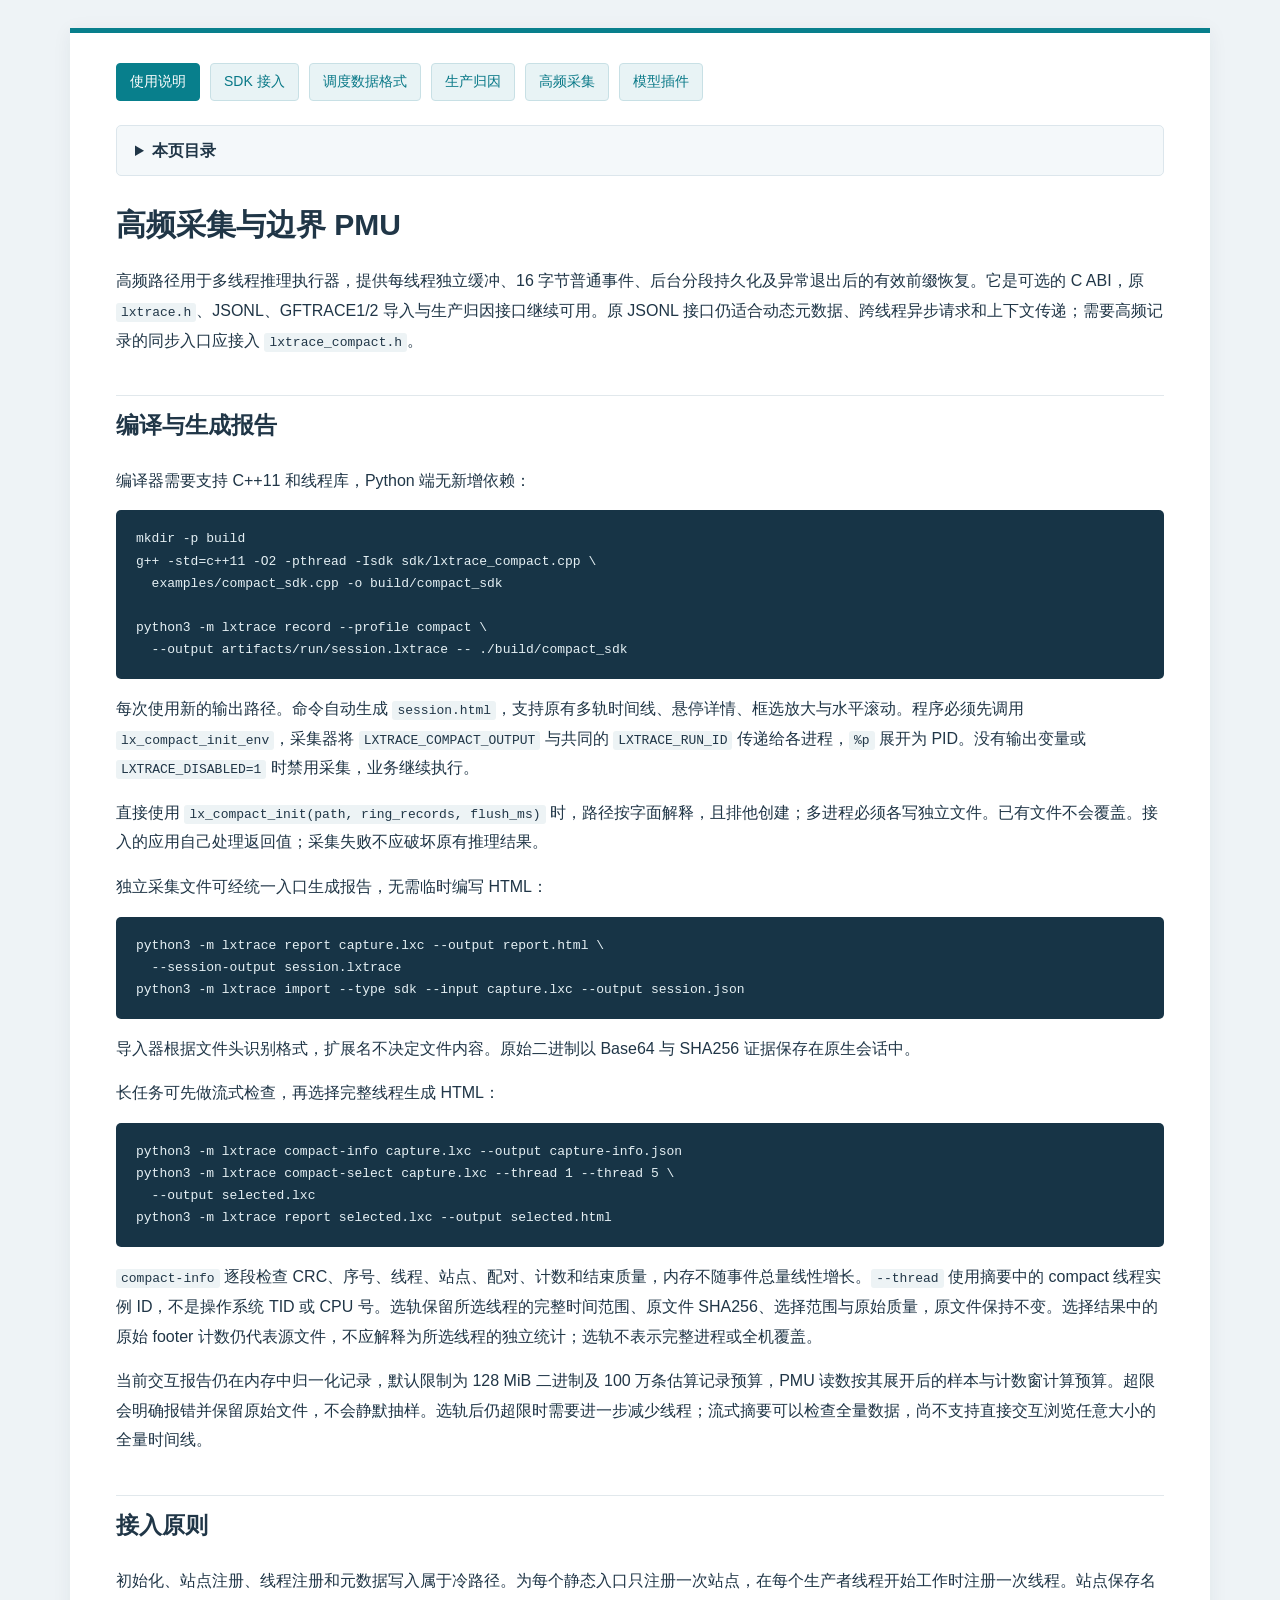
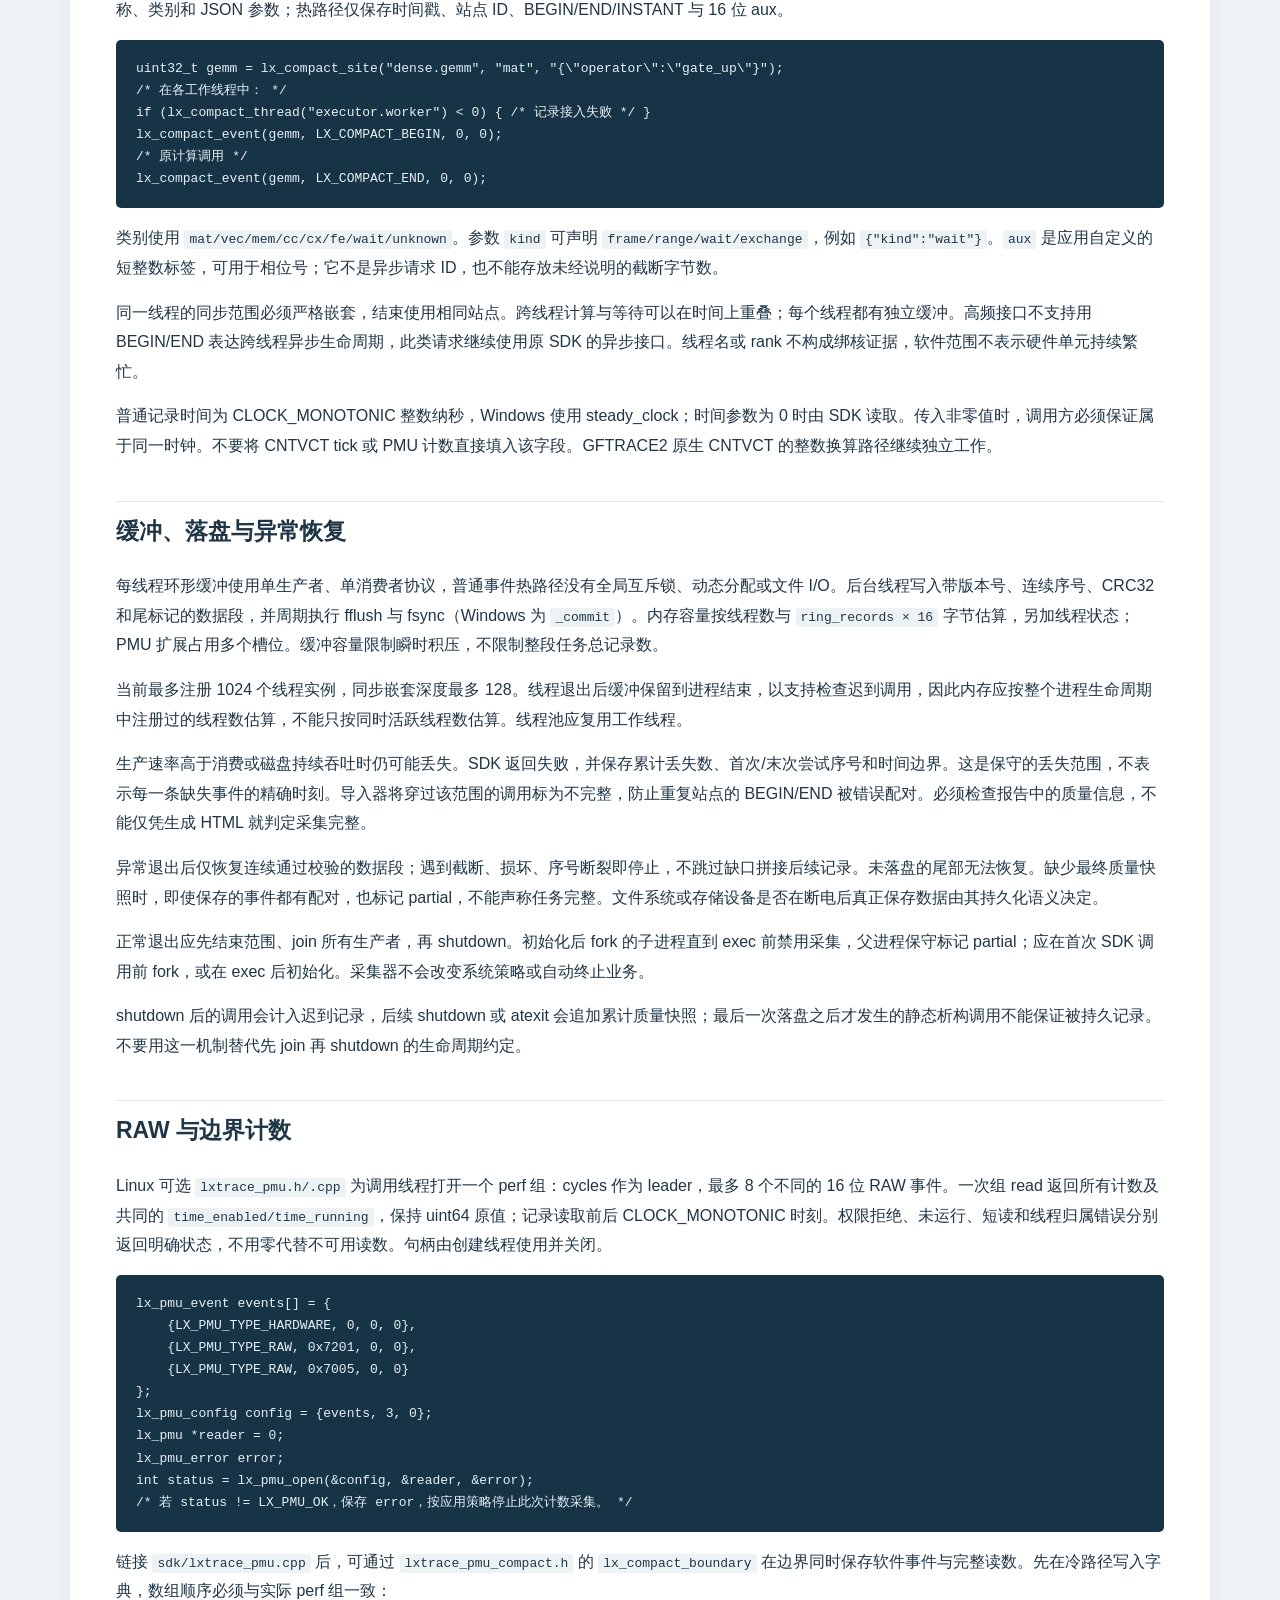
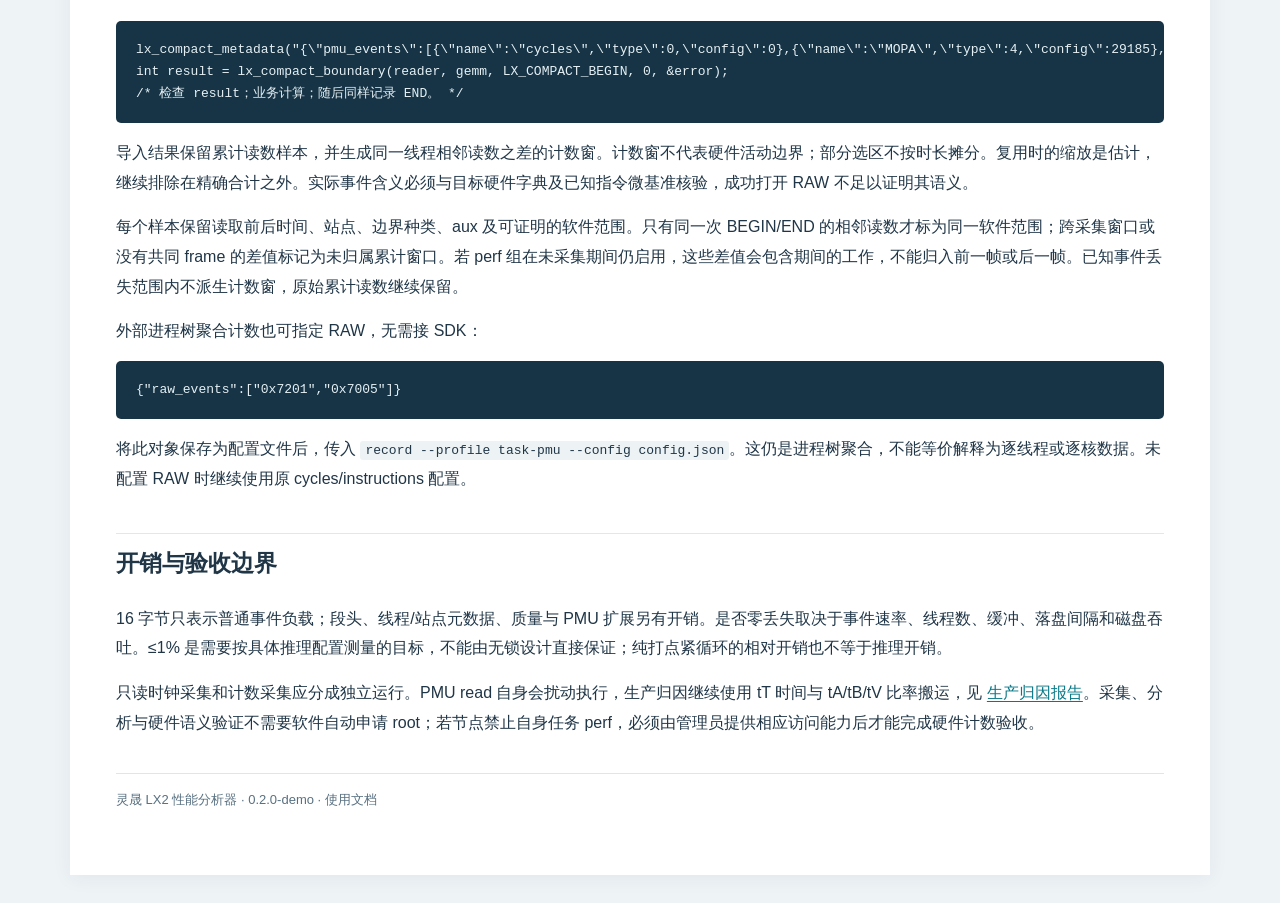
<file: docs/high-frequency-sdk.html>
<!doctype html>
<html lang="zh-CN"><head><meta charset="utf-8"><meta name="viewport" content="width=device-width,initial-scale=1"><title>LX2 性能分析器 · 高频采集与边界 PMU</title><style>
*{box-sizing:border-box}html{scroll-behavior:smooth}body{margin:0;background:#eef3f6;color:#203647;font:16px/1.85 "Segoe UI","Microsoft YaHei",sans-serif}main{max-width:1140px;margin:28px auto;background:#fff;border-top:5px solid #087f8c;padding:30px 46px 48px;box-shadow:0 3px 18px #18364710}h1{font-size:30px;line-height:1.4;margin:28px 0 20px}h2{font-size:23px;margin-top:40px;padding-top:8px;border-top:1px solid #e1e8ec}h3{font-size:18px;margin-top:28px}a{color:#087887;text-underline-offset:3px}a:hover{color:#03505b}p{margin:15px 0}code,pre{font:13px/1.7 Consolas,"Microsoft YaHei",monospace}code{background:#edf3f5;padding:2px 5px;border-radius:3px;overflow-wrap:anywhere}pre{background:#173446;color:#e5f0f4;padding:18px 20px;border-radius:5px;overflow:auto;tab-size:4}pre code{background:none;padding:0;color:inherit;overflow-wrap:normal}.table-wrap{overflow:auto;margin:20px 0}table{width:100%;border-collapse:collapse;font-size:14px;line-height:1.75}th,td{border:1px solid #d5e1e7;padding:10px 12px;text-align:left;vertical-align:top}th{background:#e8f2f4;color:#16586a}tbody tr:nth-child(even){background:#f7fafb}td:first-child{min-width:105px}nav{display:flex;gap:10px;flex-wrap:wrap}nav a{background:#e8f3f5;border:1px solid #c8e0e5;padding:5px 13px;border-radius:4px;text-decoration:none;font-size:14px}nav a:first-child{background:#087f8c;color:#fff;border-color:#087f8c}.toc-panel{margin-top:24px;background:#f4f8fa;border:1px solid #dce6ec;padding:10px 18px;border-radius:5px}.toc-panel summary{cursor:pointer;font-weight:600}.toc-panel ul{margin:8px 0;padding-left:22px}.toc-panel li{font-size:14px;margin:2px 0}.toc-panel ul ul{display:none}.footer{border-top:1px solid #dce6ec;margin-top:36px;padding-top:14px;font-size:13px;color:#587080}h1,h2,h3{scroll-margin-top:20px}@media(max-width:700px){body{font-size:15px}main{margin:0;padding:20px 18px 32px}h1{font-size:25px}h2{font-size:21px}pre{padding:14px}th,td{padding:8px;min-width:140px}nav{gap:6px}}@media print{body{background:#fff}main{box-shadow:none;margin:0;max-width:none;padding:10px}nav,.toc-panel{display:none}pre{white-space:pre-wrap;background:#f1f4f6;color:#203647}a{color:inherit}table{font-size:11px}.table-wrap{overflow:visible}}
</style></head><body><main><nav aria-label="文档导航"><a href="../README.html">使用说明</a><a href="sdk-quickstart.html">SDK 接入</a><a href="scheduler-interchange.html">调度数据格式</a><a href="production-attribution.html">生产归因</a><a href="high-frequency-sdk.html">高频采集</a><a href="model-plugins.html">模型插件</a></nav><details class="toc-panel"><summary>本页目录</summary><div class="toc">
<ul>
<li><a href="#_1">编译与生成报告</a></li>
<li><a href="#_2">接入原则</a></li>
<li><a href="#_3">缓冲、落盘与异常恢复</a></li>
<li><a href="#raw">RAW 与边界计数</a></li>
<li><a href="#_4">开销与验收边界</a></li>
</ul>
</div>
</details><h1 id="pmu">高频采集与边界 PMU</h1>
<p>高频路径用于多线程推理执行器，提供每线程独立缓冲、16 字节普通事件、后台分段持久化及异常退出后的有效前缀恢复。它是可选的 C ABI，原 <code>lxtrace.h</code>、JSONL、GFTRACE1/2 导入与生产归因接口继续可用。原 JSONL 接口仍适合动态元数据、跨线程异步请求和上下文传递；需要高频记录的同步入口应接入 <code>lxtrace_compact.h</code>。</p>
<h2 id="_1">编译与生成报告</h2>
<p>编译器需要支持 C++11 和线程库，Python 端无新增依赖：</p>
<pre><code class="language-bash">mkdir -p build
g++ -std=c++11 -O2 -pthread -Isdk sdk/lxtrace_compact.cpp \
  examples/compact_sdk.cpp -o build/compact_sdk

python3 -m lxtrace record --profile compact \
  --output artifacts/run/session.lxtrace -- ./build/compact_sdk
</code></pre>
<p>每次使用新的输出路径。命令自动生成 <code>session.html</code>，支持原有多轨时间线、悬停详情、框选放大与水平滚动。程序必须先调用 <code>lx_compact_init_env</code>，采集器将 <code>LXTRACE_COMPACT_OUTPUT</code> 与共同的 <code>LXTRACE_RUN_ID</code> 传递给各进程，<code>%p</code> 展开为 PID。没有输出变量或 <code>LXTRACE_DISABLED=1</code> 时禁用采集，业务继续执行。</p>
<p>直接使用 <code>lx_compact_init(path, ring_records, flush_ms)</code> 时，路径按字面解释，且排他创建；多进程必须各写独立文件。已有文件不会覆盖。接入的应用自己处理返回值；采集失败不应破坏原有推理结果。</p>
<p>独立采集文件可经统一入口生成报告，无需临时编写 HTML：</p>
<pre><code class="language-bash">python3 -m lxtrace report capture.lxc --output report.html \
  --session-output session.lxtrace
python3 -m lxtrace import --type sdk --input capture.lxc --output session.json
</code></pre>
<p>导入器根据文件头识别格式，扩展名不决定文件内容。原始二进制以 Base64 与 SHA256 证据保存在原生会话中。</p>
<p>长任务可先做流式检查，再选择完整线程生成 HTML：</p>
<pre><code class="language-bash">python3 -m lxtrace compact-info capture.lxc --output capture-info.json
python3 -m lxtrace compact-select capture.lxc --thread 1 --thread 5 \
  --output selected.lxc
python3 -m lxtrace report selected.lxc --output selected.html
</code></pre>
<p><code>compact-info</code> 逐段检查 CRC、序号、线程、站点、配对、计数和结束质量，内存不随事件总量线性增长。<code>--thread</code> 使用摘要中的 compact 线程实例 ID，不是操作系统 TID 或 CPU 号。选轨保留所选线程的完整时间范围、原文件 SHA256、选择范围与原始质量，原文件保持不变。选择结果中的原始 footer 计数仍代表源文件，不应解释为所选线程的独立统计；选轨不表示完整进程或全机覆盖。</p>
<p>当前交互报告仍在内存中归一化记录，默认限制为 128 MiB 二进制及 100 万条估算记录预算，PMU 读数按其展开后的样本与计数窗计算预算。超限会明确报错并保留原始文件，不会静默抽样。选轨后仍超限时需要进一步减少线程；流式摘要可以检查全量数据，尚不支持直接交互浏览任意大小的全量时间线。</p>
<h2 id="_2">接入原则</h2>
<p>初始化、站点注册、线程注册和元数据写入属于冷路径。为每个静态入口只注册一次站点，在每个生产者线程开始工作时注册一次线程。站点保存名称、类别和 JSON 参数；热路径仅保存时间戳、站点 ID、BEGIN/END/INSTANT 与 16 位 aux。</p>
<pre><code class="language-c">uint32_t gemm = lx_compact_site(&quot;dense.gemm&quot;, &quot;mat&quot;, &quot;{\&quot;operator\&quot;:\&quot;gate_up\&quot;}&quot;);
/* 在各工作线程中： */
if (lx_compact_thread(&quot;executor.worker&quot;) &lt; 0) { /* 记录接入失败 */ }
lx_compact_event(gemm, LX_COMPACT_BEGIN, 0, 0);
/* 原计算调用 */
lx_compact_event(gemm, LX_COMPACT_END, 0, 0);
</code></pre>
<p>类别使用 <code>mat/vec/mem/cc/cx/fe/wait/unknown</code>。参数 <code>kind</code> 可声明 <code>frame/range/wait/exchange</code>，例如 <code>{"kind":"wait"}</code>。<code>aux</code> 是应用自定义的短整数标签，可用于相位号；它不是异步请求 ID，也不能存放未经说明的截断字节数。</p>
<p>同一线程的同步范围必须严格嵌套，结束使用相同站点。跨线程计算与等待可以在时间上重叠；每个线程都有独立缓冲。高频接口不支持用 BEGIN/END 表达跨线程异步生命周期，此类请求继续使用原 SDK 的异步接口。线程名或 rank 不构成绑核证据，软件范围不表示硬件单元持续繁忙。</p>
<p>普通记录时间为 CLOCK_MONOTONIC 整数纳秒，Windows 使用 steady_clock；时间参数为 0 时由 SDK 读取。传入非零值时，调用方必须保证属于同一时钟。不要将 CNTVCT tick 或 PMU 计数直接填入该字段。GFTRACE2 原生 CNTVCT 的整数换算路径继续独立工作。</p>
<h2 id="_3">缓冲、落盘与异常恢复</h2>
<p>每线程环形缓冲使用单生产者、单消费者协议，普通事件热路径没有全局互斥锁、动态分配或文件 I/O。后台线程写入带版本号、连续序号、CRC32 和尾标记的数据段，并周期执行 fflush 与 fsync（Windows 为 <code>_commit</code>）。内存容量按线程数与 <code>ring_records × 16</code> 字节估算，另加线程状态；PMU 扩展占用多个槽位。缓冲容量限制瞬时积压，不限制整段任务总记录数。</p>
<p>当前最多注册 1024 个线程实例，同步嵌套深度最多 128。线程退出后缓冲保留到进程结束，以支持检查迟到调用，因此内存应按整个进程生命周期中注册过的线程数估算，不能只按同时活跃线程数估算。线程池应复用工作线程。</p>
<p>生产速率高于消费或磁盘持续吞吐时仍可能丢失。SDK 返回失败，并保存累计丢失数、首次/末次尝试序号和时间边界。这是保守的丢失范围，不表示每一条缺失事件的精确时刻。导入器将穿过该范围的调用标为不完整，防止重复站点的 BEGIN/END 被错误配对。必须检查报告中的质量信息，不能仅凭生成 HTML 就判定采集完整。</p>
<p>异常退出后仅恢复连续通过校验的数据段；遇到截断、损坏、序号断裂即停止，不跳过缺口拼接后续记录。未落盘的尾部无法恢复。缺少最终质量快照时，即使保存的事件都有配对，也标记 partial，不能声称任务完整。文件系统或存储设备是否在断电后真正保存数据由其持久化语义决定。</p>
<p>正常退出应先结束范围、join 所有生产者，再 shutdown。初始化后 fork 的子进程直到 exec 前禁用采集，父进程保守标记 partial；应在首次 SDK 调用前 fork，或在 exec 后初始化。采集器不会改变系统策略或自动终止业务。</p>
<p>shutdown 后的调用会计入迟到记录，后续 shutdown 或 atexit 会追加累计质量快照；最后一次落盘之后才发生的静态析构调用不能保证被持久记录。不要用这一机制替代先 join 再 shutdown 的生命周期约定。</p>
<h2 id="raw">RAW 与边界计数</h2>
<p>Linux 可选 <code>lxtrace_pmu.h/.cpp</code> 为调用线程打开一个 perf 组：cycles 作为 leader，最多 8 个不同的 16 位 RAW 事件。一次组 read 返回所有计数及共同的 <code>time_enabled/time_running</code>，保持 uint64 原值；记录读取前后 CLOCK_MONOTONIC 时刻。权限拒绝、未运行、短读和线程归属错误分别返回明确状态，不用零代替不可用读数。句柄由创建线程使用并关闭。</p>
<pre><code class="language-c">lx_pmu_event events[] = {
    {LX_PMU_TYPE_HARDWARE, 0, 0, 0},
    {LX_PMU_TYPE_RAW, 0x7201, 0, 0},
    {LX_PMU_TYPE_RAW, 0x7005, 0, 0}
};
lx_pmu_config config = {events, 3, 0};
lx_pmu *reader = 0;
lx_pmu_error error;
int status = lx_pmu_open(&amp;config, &amp;reader, &amp;error);
/* 若 status != LX_PMU_OK，保存 error，按应用策略停止此次计数采集。 */
</code></pre>
<p>链接 <code>sdk/lxtrace_pmu.cpp</code> 后，可通过 <code>lxtrace_pmu_compact.h</code> 的 <code>lx_compact_boundary</code> 在边界同时保存软件事件与完整读数。先在冷路径写入字典，数组顺序必须与实际 perf 组一致：</p>
<pre><code class="language-c">lx_compact_metadata(&quot;{\&quot;pmu_events\&quot;:[{\&quot;name\&quot;:\&quot;cycles\&quot;,\&quot;type\&quot;:0,\&quot;config\&quot;:0},{\&quot;name\&quot;:\&quot;MOPA\&quot;,\&quot;type\&quot;:4,\&quot;config\&quot;:29185},{\&quot;name\&quot;:\&quot;memstall\&quot;,\&quot;type\&quot;:4,\&quot;config\&quot;:28677}]}&quot;);
int result = lx_compact_boundary(reader, gemm, LX_COMPACT_BEGIN, 0, &amp;error);
/* 检查 result；业务计算；随后同样记录 END。 */
</code></pre>
<p>导入结果保留累计读数样本，并生成同一线程相邻读数之差的计数窗。计数窗不代表硬件活动边界；部分选区不按时长摊分。复用时的缩放是估计，继续排除在精确合计之外。实际事件含义必须与目标硬件字典及已知指令微基准核验，成功打开 RAW 不足以证明其语义。</p>
<p>每个样本保留读取前后时间、站点、边界种类、aux 及可证明的软件范围。只有同一次 BEGIN/END 的相邻读数才标为同一软件范围；跨采集窗口或没有共同 frame 的差值标记为未归属累计窗口。若 perf 组在未采集期间仍启用，这些差值会包含期间的工作，不能归入前一帧或后一帧。已知事件丢失范围内不派生计数窗，原始累计读数继续保留。</p>
<p>外部进程树聚合计数也可指定 RAW，无需接 SDK：</p>
<pre><code class="language-json">{&quot;raw_events&quot;:[&quot;0x7201&quot;,&quot;0x7005&quot;]}
</code></pre>
<p>将此对象保存为配置文件后，传入 <code>record --profile task-pmu --config config.json</code>。这仍是进程树聚合，不能等价解释为逐线程或逐核数据。未配置 RAW 时继续使用原 cycles/instructions 配置。</p>
<h2 id="_4">开销与验收边界</h2>
<p>16 字节只表示普通事件负载；段头、线程/站点元数据、质量与 PMU 扩展另有开销。是否零丢失取决于事件速率、线程数、缓冲、落盘间隔和磁盘吞吐。≤1% 是需要按具体推理配置测量的目标，不能由无锁设计直接保证；纯打点紧循环的相对开销也不等于推理开销。</p>
<p>只读时钟采集和计数采集应分成独立运行。PMU read 自身会扰动执行，生产归因继续使用 tT 时间与 tA/tB/tV 比率搬运，见 <a href="production-attribution.html">生产归因报告</a>。采集、分析与硬件语义验证不需要软件自动申请 root；若节点禁止自身任务 perf，必须由管理员提供相应访问能力后才能完成硬件计数验收。</p><p class="footer">灵晟 LX2 性能分析器 · 0.2.0-demo · 使用文档</p></main></body></html>
</file>
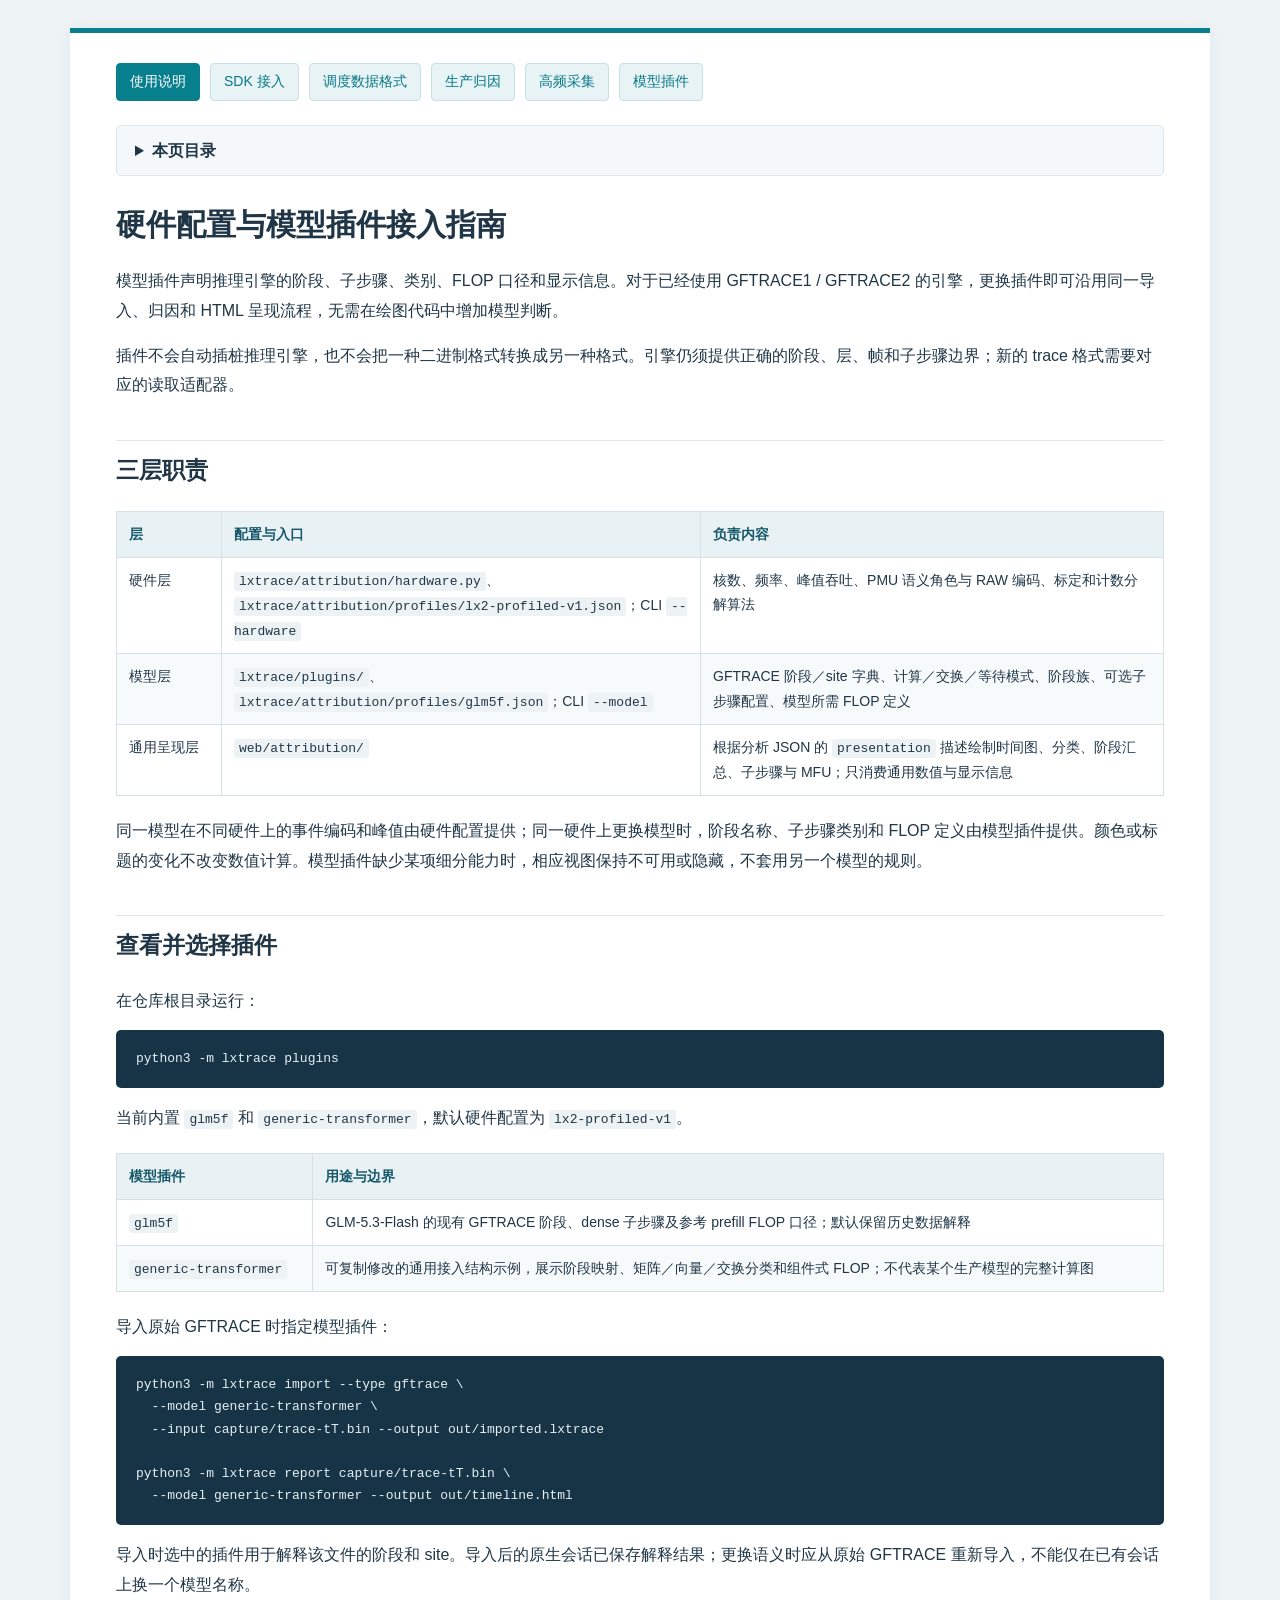
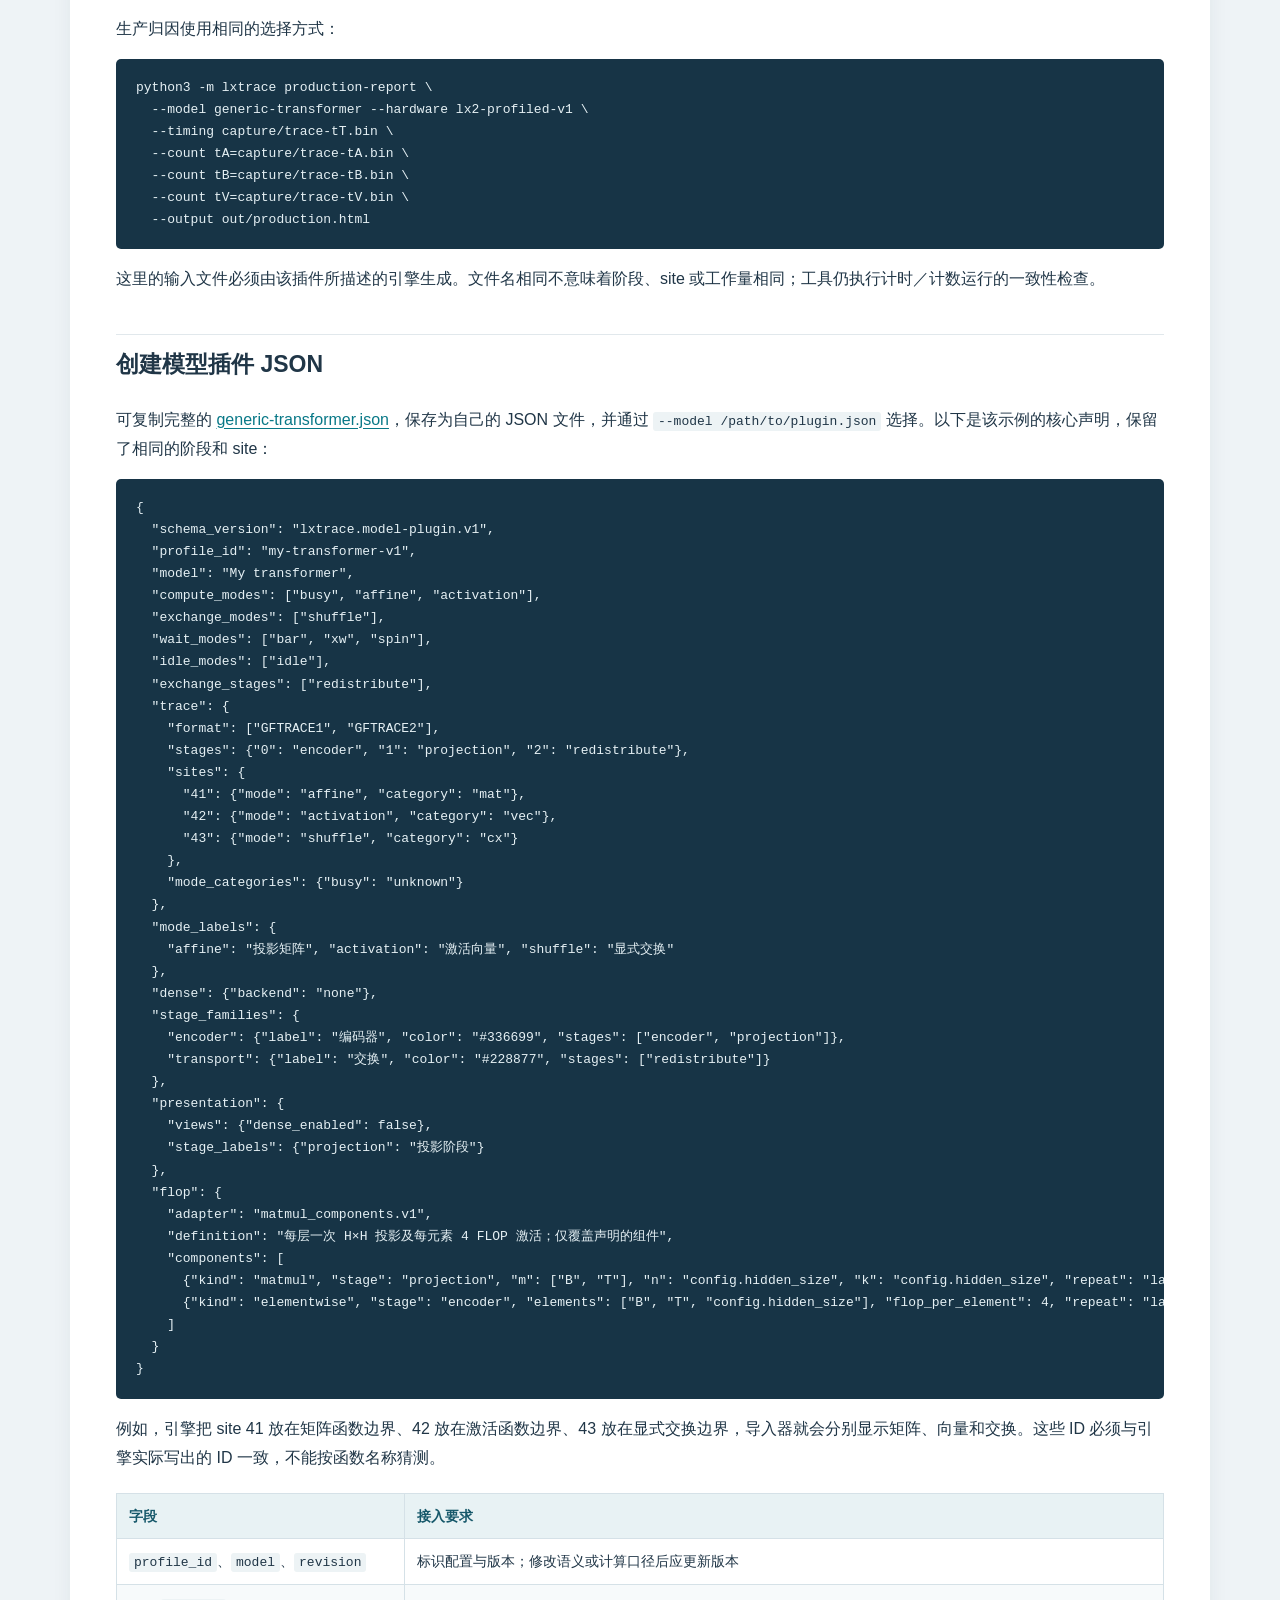
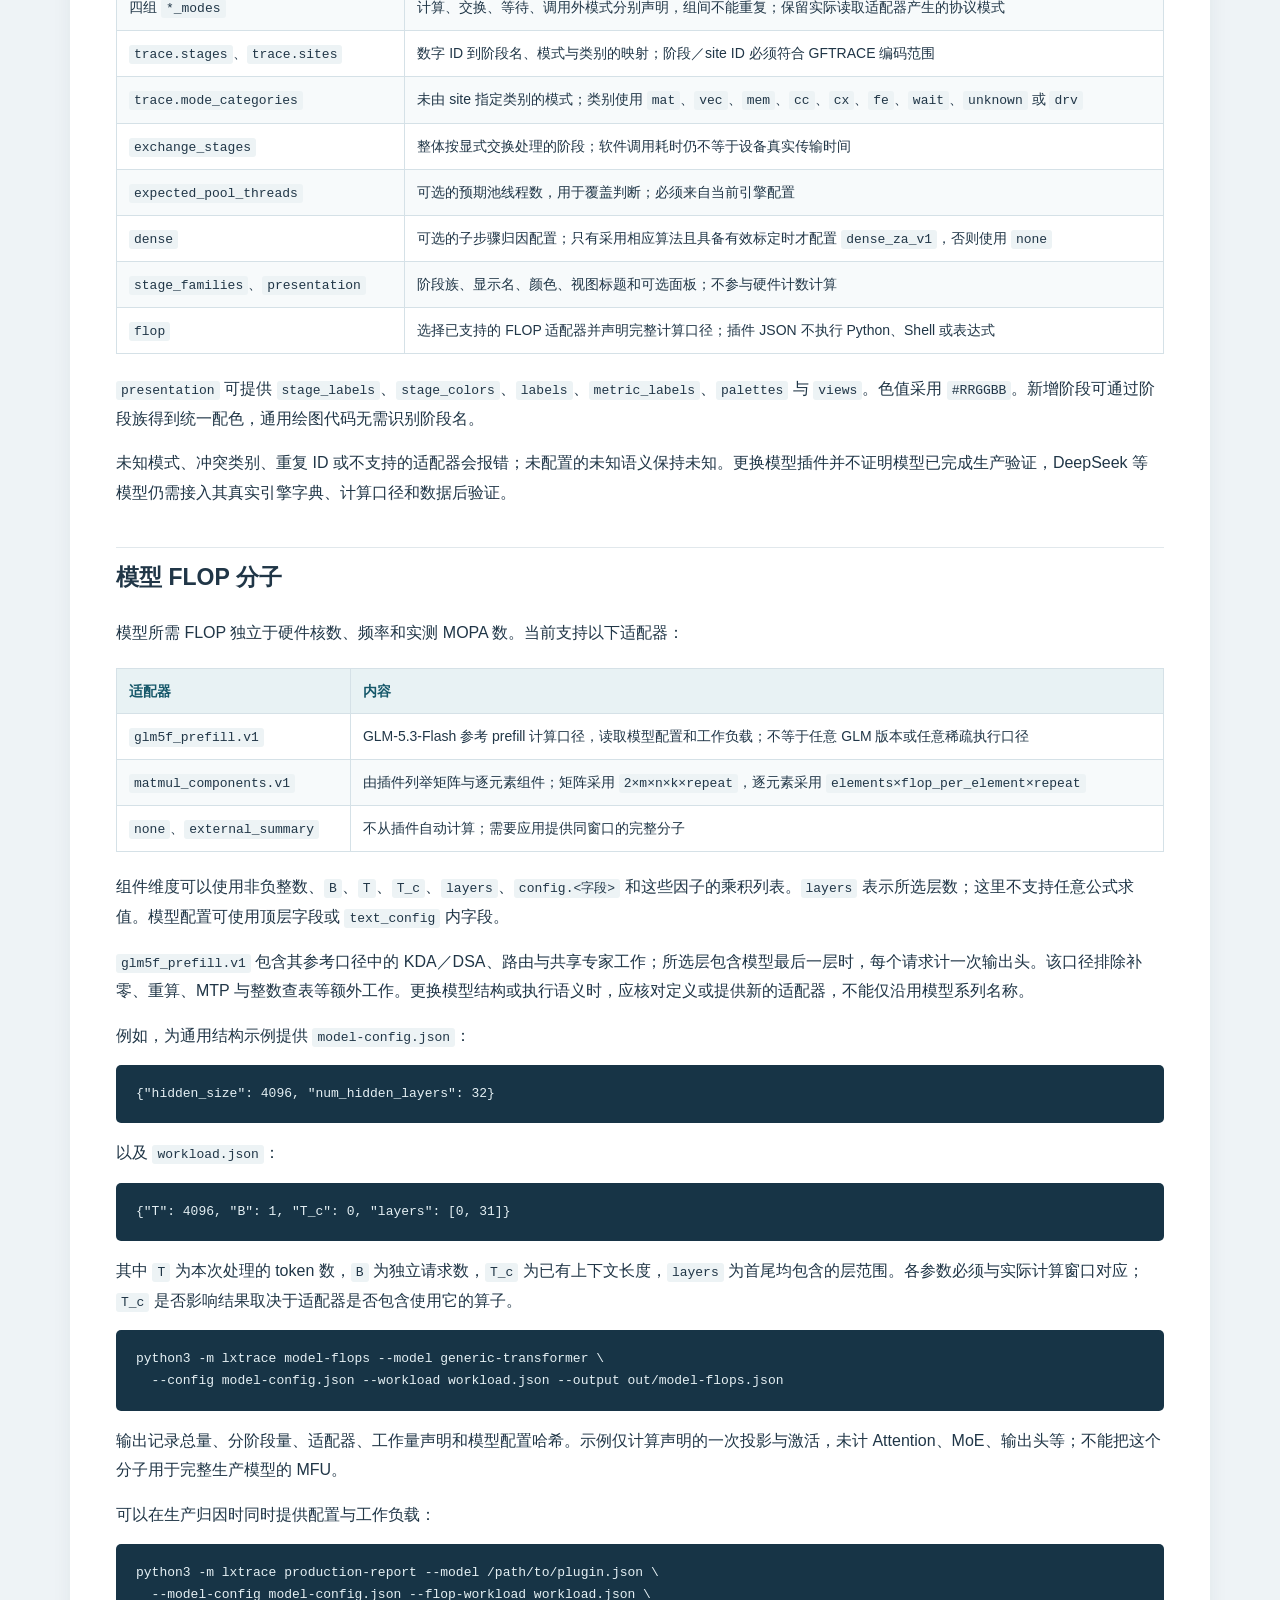
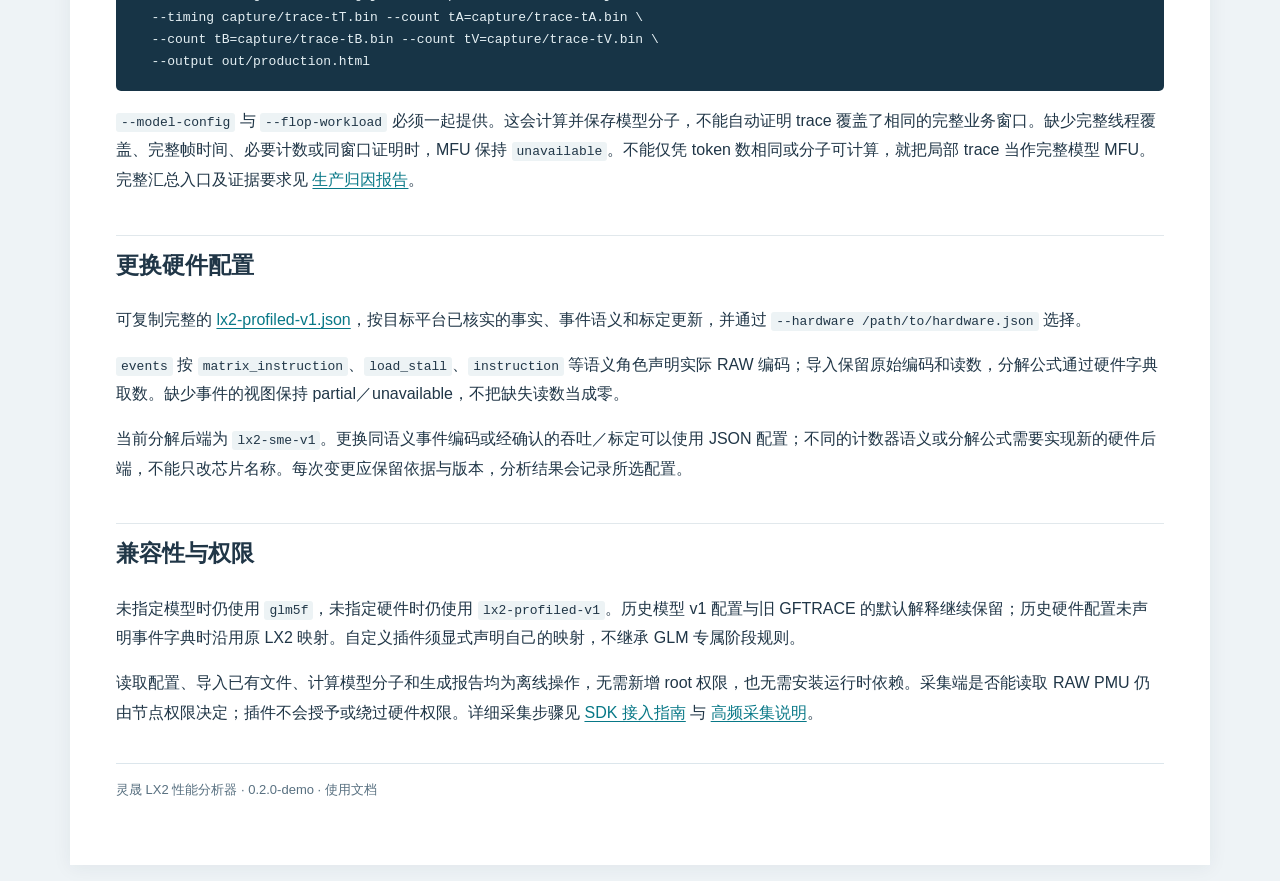
<file: docs/model-plugins.html>
<!doctype html>
<html lang="zh-CN"><head><meta charset="utf-8"><meta name="viewport" content="width=device-width,initial-scale=1"><title>LX2 性能分析器 · 硬件配置与模型插件</title><style>
*{box-sizing:border-box}html{scroll-behavior:smooth}body{margin:0;background:#eef3f6;color:#203647;font:16px/1.85 "Segoe UI","Microsoft YaHei",sans-serif}main{max-width:1140px;margin:28px auto;background:#fff;border-top:5px solid #087f8c;padding:30px 46px 48px;box-shadow:0 3px 18px #18364710}h1{font-size:30px;line-height:1.4;margin:28px 0 20px}h2{font-size:23px;margin-top:40px;padding-top:8px;border-top:1px solid #e1e8ec}h3{font-size:18px;margin-top:28px}a{color:#087887;text-underline-offset:3px}a:hover{color:#03505b}p{margin:15px 0}code,pre{font:13px/1.7 Consolas,"Microsoft YaHei",monospace}code{background:#edf3f5;padding:2px 5px;border-radius:3px;overflow-wrap:anywhere}pre{background:#173446;color:#e5f0f4;padding:18px 20px;border-radius:5px;overflow:auto;tab-size:4}pre code{background:none;padding:0;color:inherit;overflow-wrap:normal}.table-wrap{overflow:auto;margin:20px 0}table{width:100%;border-collapse:collapse;font-size:14px;line-height:1.75}th,td{border:1px solid #d5e1e7;padding:10px 12px;text-align:left;vertical-align:top}th{background:#e8f2f4;color:#16586a}tbody tr:nth-child(even){background:#f7fafb}td:first-child{min-width:105px}nav{display:flex;gap:10px;flex-wrap:wrap}nav a{background:#e8f3f5;border:1px solid #c8e0e5;padding:5px 13px;border-radius:4px;text-decoration:none;font-size:14px}nav a:first-child{background:#087f8c;color:#fff;border-color:#087f8c}.toc-panel{margin-top:24px;background:#f4f8fa;border:1px solid #dce6ec;padding:10px 18px;border-radius:5px}.toc-panel summary{cursor:pointer;font-weight:600}.toc-panel ul{margin:8px 0;padding-left:22px}.toc-panel li{font-size:14px;margin:2px 0}.toc-panel ul ul{display:none}.footer{border-top:1px solid #dce6ec;margin-top:36px;padding-top:14px;font-size:13px;color:#587080}h1,h2,h3{scroll-margin-top:20px}@media(max-width:700px){body{font-size:15px}main{margin:0;padding:20px 18px 32px}h1{font-size:25px}h2{font-size:21px}pre{padding:14px}th,td{padding:8px;min-width:140px}nav{gap:6px}}@media print{body{background:#fff}main{box-shadow:none;margin:0;max-width:none;padding:10px}nav,.toc-panel{display:none}pre{white-space:pre-wrap;background:#f1f4f6;color:#203647}a{color:inherit}table{font-size:11px}.table-wrap{overflow:visible}}
</style></head><body><main><nav aria-label="文档导航"><a href="../README.html">使用说明</a><a href="sdk-quickstart.html">SDK 接入</a><a href="scheduler-interchange.html">调度数据格式</a><a href="production-attribution.html">生产归因</a><a href="high-frequency-sdk.html">高频采集</a><a href="model-plugins.html">模型插件</a></nav><details class="toc-panel"><summary>本页目录</summary><div class="toc">
<ul>
<li><a href="#_2">三层职责</a></li>
<li><a href="#_3">查看并选择插件</a></li>
<li><a href="#json">创建模型插件 JSON</a></li>
<li><a href="#flop">模型 FLOP 分子</a></li>
<li><a href="#_4">更换硬件配置</a></li>
<li><a href="#_5">兼容性与权限</a></li>
</ul>
</div>
</details><h1 id="_1">硬件配置与模型插件接入指南</h1>
<p>模型插件声明推理引擎的阶段、子步骤、类别、FLOP 口径和显示信息。对于已经使用 GFTRACE1 / GFTRACE2 的引擎，更换插件即可沿用同一导入、归因和 HTML 呈现流程，无需在绘图代码中增加模型判断。</p>
<p>插件不会自动插桩推理引擎，也不会把一种二进制格式转换成另一种格式。引擎仍须提供正确的阶段、层、帧和子步骤边界；新的 trace 格式需要对应的读取适配器。</p>
<h2 id="_2">三层职责</h2>
<div class="table-wrap"><table>
<thead>
<tr>
<th>层</th>
<th>配置与入口</th>
<th>负责内容</th>
</tr>
</thead>
<tbody>
<tr>
<td>硬件层</td>
<td><code>lxtrace/attribution/hardware.py</code>、<code>lxtrace/attribution/profiles/lx2-profiled-v1.json</code>；CLI <code>--hardware</code></td>
<td>核数、频率、峰值吞吐、PMU 语义角色与 RAW 编码、标定和计数分解算法</td>
</tr>
<tr>
<td>模型层</td>
<td><code>lxtrace/plugins/</code>、<code>lxtrace/attribution/profiles/glm5f.json</code>；CLI <code>--model</code></td>
<td>GFTRACE 阶段／site 字典、计算／交换／等待模式、阶段族、可选子步骤配置、模型所需 FLOP 定义</td>
</tr>
<tr>
<td>通用呈现层</td>
<td><code>web/attribution/</code></td>
<td>根据分析 JSON 的 <code>presentation</code> 描述绘制时间图、分类、阶段汇总、子步骤与 MFU；只消费通用数值与显示信息</td>
</tr>
</tbody>
</table></div>
<p>同一模型在不同硬件上的事件编码和峰值由硬件配置提供；同一硬件上更换模型时，阶段名称、子步骤类别和 FLOP 定义由模型插件提供。颜色或标题的变化不改变数值计算。模型插件缺少某项细分能力时，相应视图保持不可用或隐藏，不套用另一个模型的规则。</p>
<h2 id="_3">查看并选择插件</h2>
<p>在仓库根目录运行：</p>
<pre><code class="language-bash">python3 -m lxtrace plugins
</code></pre>
<p>当前内置 <code>glm5f</code> 和 <code>generic-transformer</code>，默认硬件配置为 <code>lx2-profiled-v1</code>。</p>
<div class="table-wrap"><table>
<thead>
<tr>
<th>模型插件</th>
<th>用途与边界</th>
</tr>
</thead>
<tbody>
<tr>
<td><code>glm5f</code></td>
<td>GLM-5.3-Flash 的现有 GFTRACE 阶段、dense 子步骤及参考 prefill FLOP 口径；默认保留历史数据解释</td>
</tr>
<tr>
<td><code>generic-transformer</code></td>
<td>可复制修改的通用接入结构示例，展示阶段映射、矩阵／向量／交换分类和组件式 FLOP；不代表某个生产模型的完整计算图</td>
</tr>
</tbody>
</table></div>
<p>导入原始 GFTRACE 时指定模型插件：</p>
<pre><code class="language-bash">python3 -m lxtrace import --type gftrace \
  --model generic-transformer \
  --input capture/trace-tT.bin --output out/imported.lxtrace

python3 -m lxtrace report capture/trace-tT.bin \
  --model generic-transformer --output out/timeline.html
</code></pre>
<p>导入时选中的插件用于解释该文件的阶段和 site。导入后的原生会话已保存解释结果；更换语义时应从原始 GFTRACE 重新导入，不能仅在已有会话上换一个模型名称。</p>
<p>生产归因使用相同的选择方式：</p>
<pre><code class="language-bash">python3 -m lxtrace production-report \
  --model generic-transformer --hardware lx2-profiled-v1 \
  --timing capture/trace-tT.bin \
  --count tA=capture/trace-tA.bin \
  --count tB=capture/trace-tB.bin \
  --count tV=capture/trace-tV.bin \
  --output out/production.html
</code></pre>
<p>这里的输入文件必须由该插件所描述的引擎生成。文件名相同不意味着阶段、site 或工作量相同；工具仍执行计时／计数运行的一致性检查。</p>
<h2 id="json">创建模型插件 JSON</h2>
<p>可复制完整的 <a href="../lxtrace/plugins/generic-transformer.json">generic-transformer.json</a>，保存为自己的 JSON 文件，并通过 <code>--model /path/to/plugin.json</code> 选择。以下是该示例的核心声明，保留了相同的阶段和 site：</p>
<pre><code class="language-json">{
  &quot;schema_version&quot;: &quot;lxtrace.model-plugin.v1&quot;,
  &quot;profile_id&quot;: &quot;my-transformer-v1&quot;,
  &quot;model&quot;: &quot;My transformer&quot;,
  &quot;compute_modes&quot;: [&quot;busy&quot;, &quot;affine&quot;, &quot;activation&quot;],
  &quot;exchange_modes&quot;: [&quot;shuffle&quot;],
  &quot;wait_modes&quot;: [&quot;bar&quot;, &quot;xw&quot;, &quot;spin&quot;],
  &quot;idle_modes&quot;: [&quot;idle&quot;],
  &quot;exchange_stages&quot;: [&quot;redistribute&quot;],
  &quot;trace&quot;: {
    &quot;format&quot;: [&quot;GFTRACE1&quot;, &quot;GFTRACE2&quot;],
    &quot;stages&quot;: {&quot;0&quot;: &quot;encoder&quot;, &quot;1&quot;: &quot;projection&quot;, &quot;2&quot;: &quot;redistribute&quot;},
    &quot;sites&quot;: {
      &quot;41&quot;: {&quot;mode&quot;: &quot;affine&quot;, &quot;category&quot;: &quot;mat&quot;},
      &quot;42&quot;: {&quot;mode&quot;: &quot;activation&quot;, &quot;category&quot;: &quot;vec&quot;},
      &quot;43&quot;: {&quot;mode&quot;: &quot;shuffle&quot;, &quot;category&quot;: &quot;cx&quot;}
    },
    &quot;mode_categories&quot;: {&quot;busy&quot;: &quot;unknown&quot;}
  },
  &quot;mode_labels&quot;: {
    &quot;affine&quot;: &quot;投影矩阵&quot;, &quot;activation&quot;: &quot;激活向量&quot;, &quot;shuffle&quot;: &quot;显式交换&quot;
  },
  &quot;dense&quot;: {&quot;backend&quot;: &quot;none&quot;},
  &quot;stage_families&quot;: {
    &quot;encoder&quot;: {&quot;label&quot;: &quot;编码器&quot;, &quot;color&quot;: &quot;#336699&quot;, &quot;stages&quot;: [&quot;encoder&quot;, &quot;projection&quot;]},
    &quot;transport&quot;: {&quot;label&quot;: &quot;交换&quot;, &quot;color&quot;: &quot;#228877&quot;, &quot;stages&quot;: [&quot;redistribute&quot;]}
  },
  &quot;presentation&quot;: {
    &quot;views&quot;: {&quot;dense_enabled&quot;: false},
    &quot;stage_labels&quot;: {&quot;projection&quot;: &quot;投影阶段&quot;}
  },
  &quot;flop&quot;: {
    &quot;adapter&quot;: &quot;matmul_components.v1&quot;,
    &quot;definition&quot;: &quot;每层一次 H×H 投影及每元素 4 FLOP 激活；仅覆盖声明的组件&quot;,
    &quot;components&quot;: [
      {&quot;kind&quot;: &quot;matmul&quot;, &quot;stage&quot;: &quot;projection&quot;, &quot;m&quot;: [&quot;B&quot;, &quot;T&quot;], &quot;n&quot;: &quot;config.hidden_size&quot;, &quot;k&quot;: &quot;config.hidden_size&quot;, &quot;repeat&quot;: &quot;layers&quot;},
      {&quot;kind&quot;: &quot;elementwise&quot;, &quot;stage&quot;: &quot;encoder&quot;, &quot;elements&quot;: [&quot;B&quot;, &quot;T&quot;, &quot;config.hidden_size&quot;], &quot;flop_per_element&quot;: 4, &quot;repeat&quot;: &quot;layers&quot;}
    ]
  }
}
</code></pre>
<p>例如，引擎把 site 41 放在矩阵函数边界、42 放在激活函数边界、43 放在显式交换边界，导入器就会分别显示矩阵、向量和交换。这些 ID 必须与引擎实际写出的 ID 一致，不能按函数名称猜测。</p>
<div class="table-wrap"><table>
<thead>
<tr>
<th>字段</th>
<th>接入要求</th>
</tr>
</thead>
<tbody>
<tr>
<td><code>profile_id</code>、<code>model</code>、<code>revision</code></td>
<td>标识配置与版本；修改语义或计算口径后应更新版本</td>
</tr>
<tr>
<td>四组 <code>*_modes</code></td>
<td>计算、交换、等待、调用外模式分别声明，组间不能重复；保留实际读取适配器产生的协议模式</td>
</tr>
<tr>
<td><code>trace.stages</code>、<code>trace.sites</code></td>
<td>数字 ID 到阶段名、模式与类别的映射；阶段／site ID 必须符合 GFTRACE 编码范围</td>
</tr>
<tr>
<td><code>trace.mode_categories</code></td>
<td>未由 site 指定类别的模式；类别使用 <code>mat</code>、<code>vec</code>、<code>mem</code>、<code>cc</code>、<code>cx</code>、<code>fe</code>、<code>wait</code>、<code>unknown</code> 或 <code>drv</code></td>
</tr>
<tr>
<td><code>exchange_stages</code></td>
<td>整体按显式交换处理的阶段；软件调用耗时仍不等于设备真实传输时间</td>
</tr>
<tr>
<td><code>expected_pool_threads</code></td>
<td>可选的预期池线程数，用于覆盖判断；必须来自当前引擎配置</td>
</tr>
<tr>
<td><code>dense</code></td>
<td>可选的子步骤归因配置；只有采用相应算法且具备有效标定时才配置 <code>dense_za_v1</code>，否则使用 <code>none</code></td>
</tr>
<tr>
<td><code>stage_families</code>、<code>presentation</code></td>
<td>阶段族、显示名、颜色、视图标题和可选面板；不参与硬件计数计算</td>
</tr>
<tr>
<td><code>flop</code></td>
<td>选择已支持的 FLOP 适配器并声明完整计算口径；插件 JSON 不执行 Python、Shell 或表达式</td>
</tr>
</tbody>
</table></div>
<p><code>presentation</code> 可提供 <code>stage_labels</code>、<code>stage_colors</code>、<code>labels</code>、<code>metric_labels</code>、<code>palettes</code> 与 <code>views</code>。色值采用 <code>#RRGGBB</code>。新增阶段可通过阶段族得到统一配色，通用绘图代码无需识别阶段名。</p>
<p>未知模式、冲突类别、重复 ID 或不支持的适配器会报错；未配置的未知语义保持未知。更换模型插件并不证明模型已完成生产验证，DeepSeek 等模型仍需接入其真实引擎字典、计算口径和数据后验证。</p>
<h2 id="flop">模型 FLOP 分子</h2>
<p>模型所需 FLOP 独立于硬件核数、频率和实测 MOPA 数。当前支持以下适配器：</p>
<div class="table-wrap"><table>
<thead>
<tr>
<th>适配器</th>
<th>内容</th>
</tr>
</thead>
<tbody>
<tr>
<td><code>glm5f_prefill.v1</code></td>
<td>GLM-5.3-Flash 参考 prefill 计算口径，读取模型配置和工作负载；不等于任意 GLM 版本或任意稀疏执行口径</td>
</tr>
<tr>
<td><code>matmul_components.v1</code></td>
<td>由插件列举矩阵与逐元素组件；矩阵采用 <code>2×m×n×k×repeat</code>，逐元素采用 <code>elements×flop_per_element×repeat</code></td>
</tr>
<tr>
<td><code>none</code>、<code>external_summary</code></td>
<td>不从插件自动计算；需要应用提供同窗口的完整分子</td>
</tr>
</tbody>
</table></div>
<p>组件维度可以使用非负整数、<code>B</code>、<code>T</code>、<code>T_c</code>、<code>layers</code>、<code>config.&lt;字段&gt;</code> 和这些因子的乘积列表。<code>layers</code> 表示所选层数；这里不支持任意公式求值。模型配置可使用顶层字段或 <code>text_config</code> 内字段。</p>
<p><code>glm5f_prefill.v1</code> 包含其参考口径中的 KDA／DSA、路由与共享专家工作；所选层包含模型最后一层时，每个请求计一次输出头。该口径排除补零、重算、MTP 与整数查表等额外工作。更换模型结构或执行语义时，应核对定义或提供新的适配器，不能仅沿用模型系列名称。</p>
<p>例如，为通用结构示例提供 <code>model-config.json</code>：</p>
<pre><code class="language-json">{&quot;hidden_size&quot;: 4096, &quot;num_hidden_layers&quot;: 32}
</code></pre>
<p>以及 <code>workload.json</code>：</p>
<pre><code class="language-json">{&quot;T&quot;: 4096, &quot;B&quot;: 1, &quot;T_c&quot;: 0, &quot;layers&quot;: [0, 31]}
</code></pre>
<p>其中 <code>T</code> 为本次处理的 token 数，<code>B</code> 为独立请求数，<code>T_c</code> 为已有上下文长度，<code>layers</code> 为首尾均包含的层范围。各参数必须与实际计算窗口对应；<code>T_c</code> 是否影响结果取决于适配器是否包含使用它的算子。</p>
<pre><code class="language-bash">python3 -m lxtrace model-flops --model generic-transformer \
  --config model-config.json --workload workload.json --output out/model-flops.json
</code></pre>
<p>输出记录总量、分阶段量、适配器、工作量声明和模型配置哈希。示例仅计算声明的一次投影与激活，未计 Attention、MoE、输出头等；不能把这个分子用于完整生产模型的 MFU。</p>
<p>可以在生产归因时同时提供配置与工作负载：</p>
<pre><code class="language-bash">python3 -m lxtrace production-report --model /path/to/plugin.json \
  --model-config model-config.json --flop-workload workload.json \
  --timing capture/trace-tT.bin --count tA=capture/trace-tA.bin \
  --count tB=capture/trace-tB.bin --count tV=capture/trace-tV.bin \
  --output out/production.html
</code></pre>
<p><code>--model-config</code> 与 <code>--flop-workload</code> 必须一起提供。这会计算并保存模型分子，不能自动证明 trace 覆盖了相同的完整业务窗口。缺少完整线程覆盖、完整帧时间、必要计数或同窗口证明时，MFU 保持 <code>unavailable</code>。不能仅凭 token 数相同或分子可计算，就把局部 trace 当作完整模型 MFU。完整汇总入口及证据要求见 <a href="production-attribution.html">生产归因报告</a>。</p>
<h2 id="_4">更换硬件配置</h2>
<p>可复制完整的 <a href="../lxtrace/attribution/profiles/lx2-profiled-v1.json">lx2-profiled-v1.json</a>，按目标平台已核实的事实、事件语义和标定更新，并通过 <code>--hardware /path/to/hardware.json</code> 选择。</p>
<p><code>events</code> 按 <code>matrix_instruction</code>、<code>load_stall</code>、<code>instruction</code> 等语义角色声明实际 RAW 编码；导入保留原始编码和读数，分解公式通过硬件字典取数。缺少事件的视图保持 partial／unavailable，不把缺失读数当成零。</p>
<p>当前分解后端为 <code>lx2-sme-v1</code>。更换同语义事件编码或经确认的吞吐／标定可以使用 JSON 配置；不同的计数器语义或分解公式需要实现新的硬件后端，不能只改芯片名称。每次变更应保留依据与版本，分析结果会记录所选配置。</p>
<h2 id="_5">兼容性与权限</h2>
<p>未指定模型时仍使用 <code>glm5f</code>，未指定硬件时仍使用 <code>lx2-profiled-v1</code>。历史模型 v1 配置与旧 GFTRACE 的默认解释继续保留；历史硬件配置未声明事件字典时沿用原 LX2 映射。自定义插件须显式声明自己的映射，不继承 GLM 专属阶段规则。</p>
<p>读取配置、导入已有文件、计算模型分子和生成报告均为离线操作，无需新增 root 权限，也无需安装运行时依赖。采集端是否能读取 RAW PMU 仍由节点权限决定；插件不会授予或绕过硬件权限。详细采集步骤见 <a href="sdk-quickstart.html">SDK 接入指南</a> 与 <a href="high-frequency-sdk.html">高频采集说明</a>。</p><p class="footer">灵晟 LX2 性能分析器 · 0.2.0-demo · 使用文档</p></main></body></html>
</file>
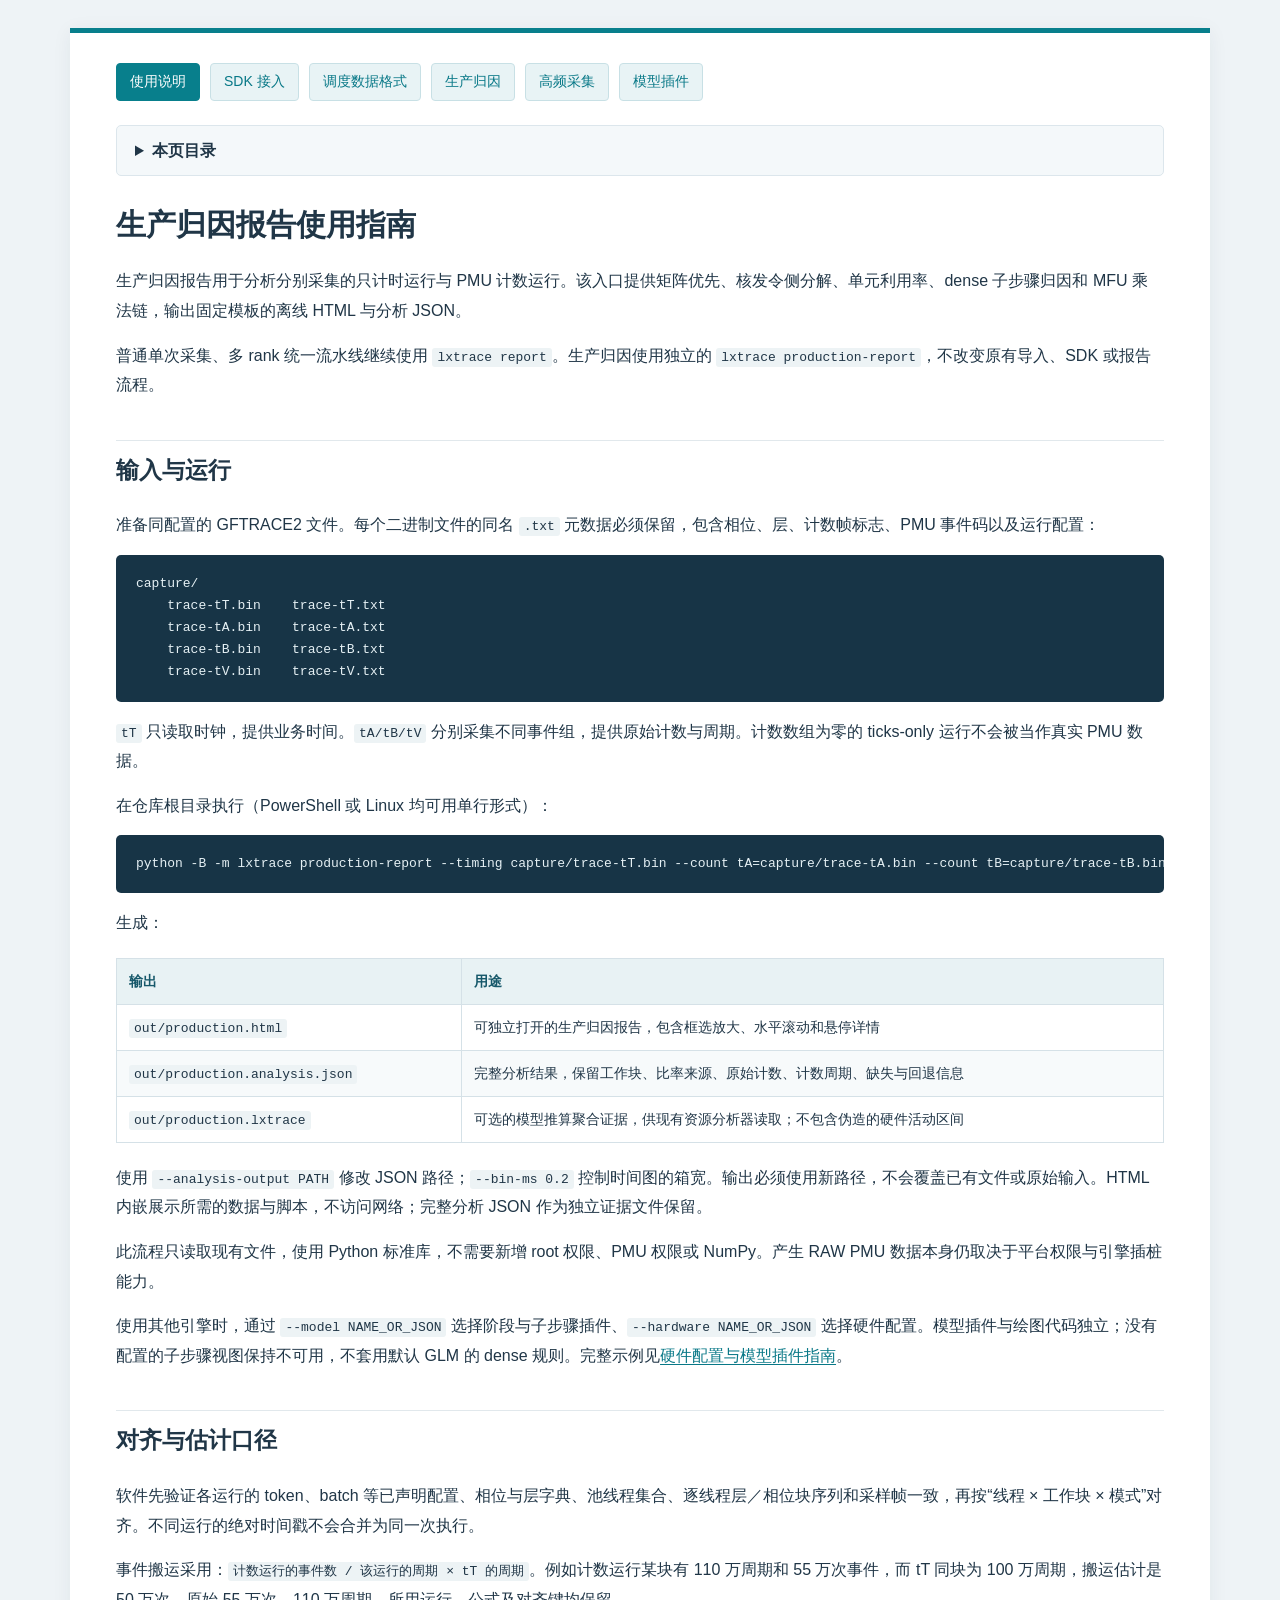
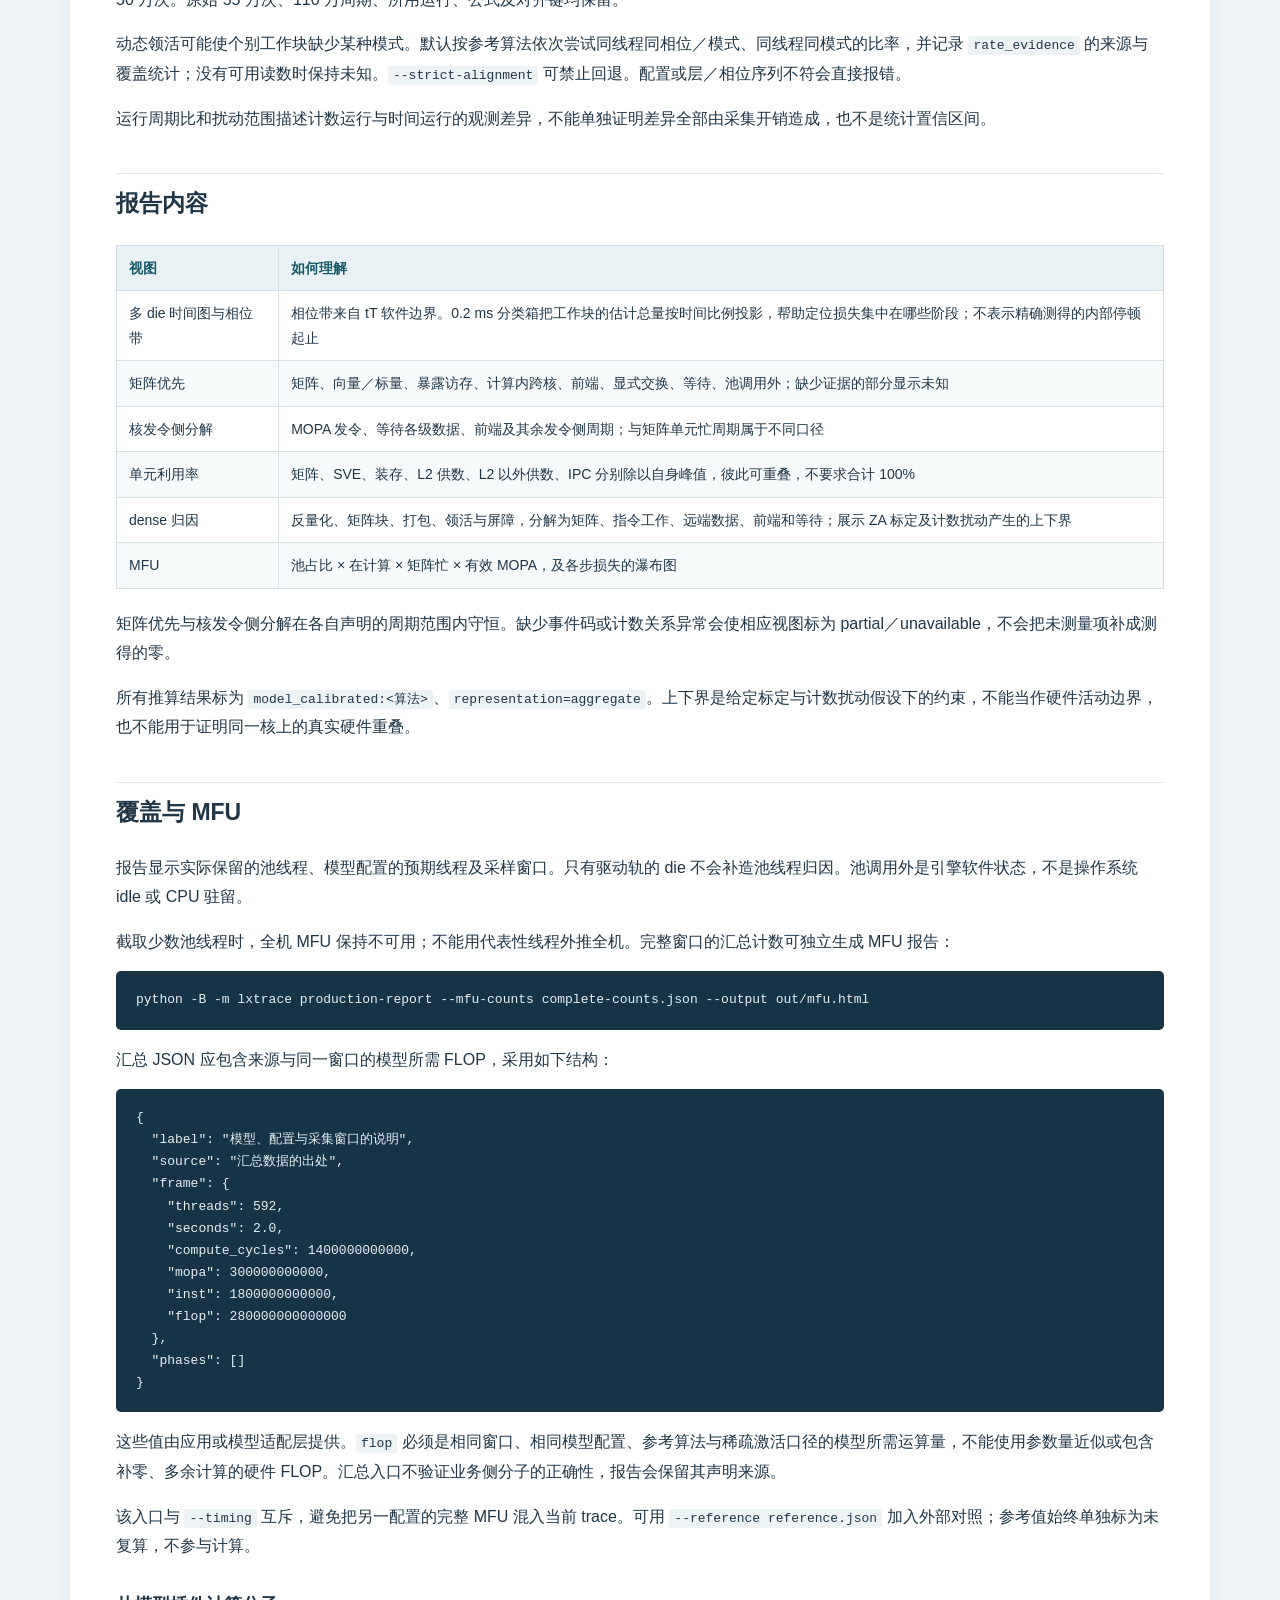
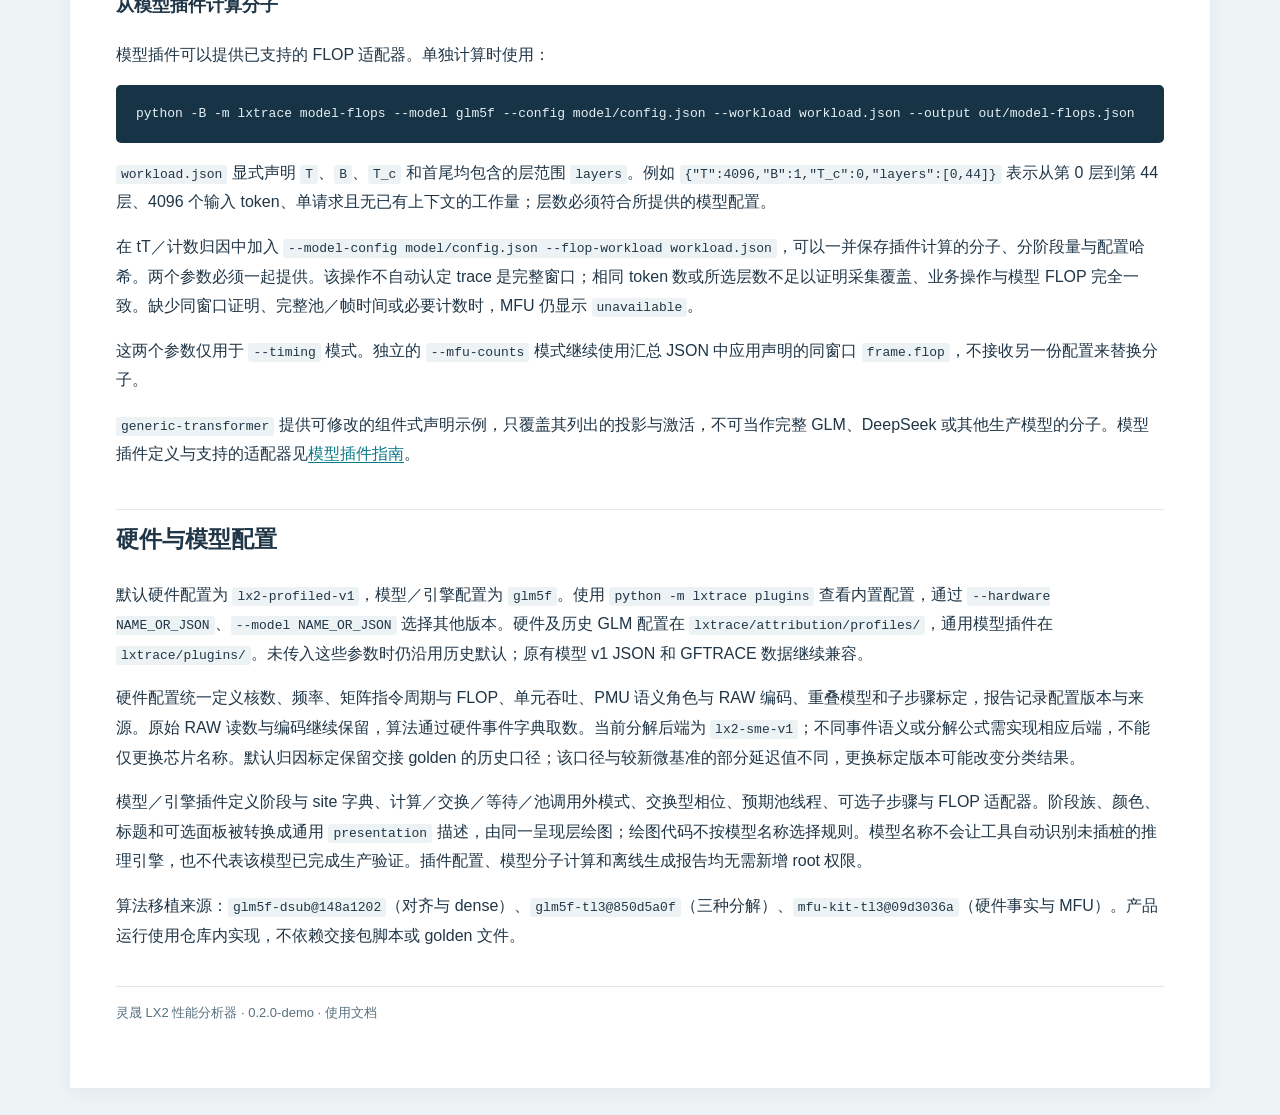
<file: docs/production-attribution.html>
<!doctype html>
<html lang="zh-CN"><head><meta charset="utf-8"><meta name="viewport" content="width=device-width,initial-scale=1"><title>LX2 性能分析器 · 生产归因报告</title><style>
*{box-sizing:border-box}html{scroll-behavior:smooth}body{margin:0;background:#eef3f6;color:#203647;font:16px/1.85 "Segoe UI","Microsoft YaHei",sans-serif}main{max-width:1140px;margin:28px auto;background:#fff;border-top:5px solid #087f8c;padding:30px 46px 48px;box-shadow:0 3px 18px #18364710}h1{font-size:30px;line-height:1.4;margin:28px 0 20px}h2{font-size:23px;margin-top:40px;padding-top:8px;border-top:1px solid #e1e8ec}h3{font-size:18px;margin-top:28px}a{color:#087887;text-underline-offset:3px}a:hover{color:#03505b}p{margin:15px 0}code,pre{font:13px/1.7 Consolas,"Microsoft YaHei",monospace}code{background:#edf3f5;padding:2px 5px;border-radius:3px;overflow-wrap:anywhere}pre{background:#173446;color:#e5f0f4;padding:18px 20px;border-radius:5px;overflow:auto;tab-size:4}pre code{background:none;padding:0;color:inherit;overflow-wrap:normal}.table-wrap{overflow:auto;margin:20px 0}table{width:100%;border-collapse:collapse;font-size:14px;line-height:1.75}th,td{border:1px solid #d5e1e7;padding:10px 12px;text-align:left;vertical-align:top}th{background:#e8f2f4;color:#16586a}tbody tr:nth-child(even){background:#f7fafb}td:first-child{min-width:105px}nav{display:flex;gap:10px;flex-wrap:wrap}nav a{background:#e8f3f5;border:1px solid #c8e0e5;padding:5px 13px;border-radius:4px;text-decoration:none;font-size:14px}nav a:first-child{background:#087f8c;color:#fff;border-color:#087f8c}.toc-panel{margin-top:24px;background:#f4f8fa;border:1px solid #dce6ec;padding:10px 18px;border-radius:5px}.toc-panel summary{cursor:pointer;font-weight:600}.toc-panel ul{margin:8px 0;padding-left:22px}.toc-panel li{font-size:14px;margin:2px 0}.toc-panel ul ul{display:none}.footer{border-top:1px solid #dce6ec;margin-top:36px;padding-top:14px;font-size:13px;color:#587080}h1,h2,h3{scroll-margin-top:20px}@media(max-width:700px){body{font-size:15px}main{margin:0;padding:20px 18px 32px}h1{font-size:25px}h2{font-size:21px}pre{padding:14px}th,td{padding:8px;min-width:140px}nav{gap:6px}}@media print{body{background:#fff}main{box-shadow:none;margin:0;max-width:none;padding:10px}nav,.toc-panel{display:none}pre{white-space:pre-wrap;background:#f1f4f6;color:#203647}a{color:inherit}table{font-size:11px}.table-wrap{overflow:visible}}
</style></head><body><main><nav aria-label="文档导航"><a href="../README.html">使用说明</a><a href="sdk-quickstart.html">SDK 接入</a><a href="scheduler-interchange.html">调度数据格式</a><a href="production-attribution.html">生产归因</a><a href="high-frequency-sdk.html">高频采集</a><a href="model-plugins.html">模型插件</a></nav><details class="toc-panel"><summary>本页目录</summary><div class="toc">
<ul>
<li><a href="#_2">输入与运行</a></li>
<li><a href="#_3">对齐与估计口径</a></li>
<li><a href="#_4">报告内容</a></li>
<li><a href="#mfu">覆盖与 MFU</a></li>
<li><a href="#_6">硬件与模型配置</a></li>
</ul>
</div>
</details><h1 id="_1">生产归因报告使用指南</h1>
<p>生产归因报告用于分析分别采集的只计时运行与 PMU 计数运行。该入口提供矩阵优先、核发令侧分解、单元利用率、dense 子步骤归因和 MFU 乘法链，输出固定模板的离线 HTML 与分析 JSON。</p>
<p>普通单次采集、多 rank 统一流水线继续使用 <code>lxtrace report</code>。生产归因使用独立的 <code>lxtrace production-report</code>，不改变原有导入、SDK 或报告流程。</p>
<h2 id="_2">输入与运行</h2>
<p>准备同配置的 GFTRACE2 文件。每个二进制文件的同名 <code>.txt</code> 元数据必须保留，包含相位、层、计数帧标志、PMU 事件码以及运行配置：</p>
<pre><code class="language-text">capture/
    trace-tT.bin    trace-tT.txt
    trace-tA.bin    trace-tA.txt
    trace-tB.bin    trace-tB.txt
    trace-tV.bin    trace-tV.txt
</code></pre>
<p><code>tT</code> 只读取时钟，提供业务时间。<code>tA/tB/tV</code> 分别采集不同事件组，提供原始计数与周期。计数数组为零的 ticks-only 运行不会被当作真实 PMU 数据。</p>
<p>在仓库根目录执行（PowerShell 或 Linux 均可用单行形式）：</p>
<pre><code class="language-bash">python -B -m lxtrace production-report --timing capture/trace-tT.bin --count tA=capture/trace-tA.bin --count tB=capture/trace-tB.bin --count tV=capture/trace-tV.bin --output out/production.html --evidence-output out/production.lxtrace
</code></pre>
<p>生成：</p>
<div class="table-wrap"><table>
<thead>
<tr>
<th>输出</th>
<th>用途</th>
</tr>
</thead>
<tbody>
<tr>
<td><code>out/production.html</code></td>
<td>可独立打开的生产归因报告，包含框选放大、水平滚动和悬停详情</td>
</tr>
<tr>
<td><code>out/production.analysis.json</code></td>
<td>完整分析结果，保留工作块、比率来源、原始计数、计数周期、缺失与回退信息</td>
</tr>
<tr>
<td><code>out/production.lxtrace</code></td>
<td>可选的模型推算聚合证据，供现有资源分析器读取；不包含伪造的硬件活动区间</td>
</tr>
</tbody>
</table></div>
<p>使用 <code>--analysis-output PATH</code> 修改 JSON 路径；<code>--bin-ms 0.2</code> 控制时间图的箱宽。输出必须使用新路径，不会覆盖已有文件或原始输入。HTML 内嵌展示所需的数据与脚本，不访问网络；完整分析 JSON 作为独立证据文件保留。</p>
<p>此流程只读取现有文件，使用 Python 标准库，不需要新增 root 权限、PMU 权限或 NumPy。产生 RAW PMU 数据本身仍取决于平台权限与引擎插桩能力。</p>
<p>使用其他引擎时，通过 <code>--model NAME_OR_JSON</code> 选择阶段与子步骤插件、<code>--hardware NAME_OR_JSON</code> 选择硬件配置。模型插件与绘图代码独立；没有配置的子步骤视图保持不可用，不套用默认 GLM 的 dense 规则。完整示例见<a href="model-plugins.html">硬件配置与模型插件指南</a>。</p>
<h2 id="_3">对齐与估计口径</h2>
<p>软件先验证各运行的 token、batch 等已声明配置、相位与层字典、池线程集合、逐线程层／相位块序列和采样帧一致，再按“线程 × 工作块 × 模式”对齐。不同运行的绝对时间戳不会合并为同一次执行。</p>
<p>事件搬运采用：<code>计数运行的事件数 / 该运行的周期 × tT 的周期</code>。例如计数运行某块有 110 万周期和 55 万次事件，而 tT 同块为 100 万周期，搬运估计是 50 万次。原始 55 万次、110 万周期、所用运行、公式及对齐键均保留。</p>
<p>动态领活可能使个别工作块缺少某种模式。默认按参考算法依次尝试同线程同相位／模式、同线程同模式的比率，并记录 <code>rate_evidence</code> 的来源与覆盖统计；没有可用读数时保持未知。<code>--strict-alignment</code> 可禁止回退。配置或层／相位序列不符会直接报错。</p>
<p>运行周期比和扰动范围描述计数运行与时间运行的观测差异，不能单独证明差异全部由采集开销造成，也不是统计置信区间。</p>
<h2 id="_4">报告内容</h2>
<div class="table-wrap"><table>
<thead>
<tr>
<th>视图</th>
<th>如何理解</th>
</tr>
</thead>
<tbody>
<tr>
<td>多 die 时间图与相位带</td>
<td>相位带来自 tT 软件边界。0.2 ms 分类箱把工作块的估计总量按时间比例投影，帮助定位损失集中在哪些阶段；不表示精确测得的内部停顿起止</td>
</tr>
<tr>
<td>矩阵优先</td>
<td>矩阵、向量／标量、暴露访存、计算内跨核、前端、显式交换、等待、池调用外；缺少证据的部分显示未知</td>
</tr>
<tr>
<td>核发令侧分解</td>
<td>MOPA 发令、等待各级数据、前端及其余发令侧周期；与矩阵单元忙周期属于不同口径</td>
</tr>
<tr>
<td>单元利用率</td>
<td>矩阵、SVE、装存、L2 供数、L2 以外供数、IPC 分别除以自身峰值，彼此可重叠，不要求合计 100%</td>
</tr>
<tr>
<td>dense 归因</td>
<td>反量化、矩阵块、打包、领活与屏障，分解为矩阵、指令工作、远端数据、前端和等待；展示 ZA 标定及计数扰动产生的上下界</td>
</tr>
<tr>
<td>MFU</td>
<td>池占比 × 在计算 × 矩阵忙 × 有效 MOPA，及各步损失的瀑布图</td>
</tr>
</tbody>
</table></div>
<p>矩阵优先与核发令侧分解在各自声明的周期范围内守恒。缺少事件码或计数关系异常会使相应视图标为 partial／unavailable，不会把未测量项补成测得的零。</p>
<p>所有推算结果标为 <code>model_calibrated:&lt;算法&gt;</code>、<code>representation=aggregate</code>。上下界是给定标定与计数扰动假设下的约束，不能当作硬件活动边界，也不能用于证明同一核上的真实硬件重叠。</p>
<h2 id="mfu">覆盖与 MFU</h2>
<p>报告显示实际保留的池线程、模型配置的预期线程及采样窗口。只有驱动轨的 die 不会补造池线程归因。池调用外是引擎软件状态，不是操作系统 idle 或 CPU 驻留。</p>
<p>截取少数池线程时，全机 MFU 保持不可用；不能用代表性线程外推全机。完整窗口的汇总计数可独立生成 MFU 报告：</p>
<pre><code class="language-bash">python -B -m lxtrace production-report --mfu-counts complete-counts.json --output out/mfu.html
</code></pre>
<p>汇总 JSON 应包含来源与同一窗口的模型所需 FLOP，采用如下结构：</p>
<pre><code class="language-json">{
  &quot;label&quot;: &quot;模型、配置与采集窗口的说明&quot;,
  &quot;source&quot;: &quot;汇总数据的出处&quot;,
  &quot;frame&quot;: {
    &quot;threads&quot;: 592,
    &quot;seconds&quot;: 2.0,
    &quot;compute_cycles&quot;: 1400000000000,
    &quot;mopa&quot;: 300000000000,
    &quot;inst&quot;: 1800000000000,
    &quot;flop&quot;: 280000000000000
  },
  &quot;phases&quot;: []
}
</code></pre>
<p>这些值由应用或模型适配层提供。<code>flop</code> 必须是相同窗口、相同模型配置、参考算法与稀疏激活口径的模型所需运算量，不能使用参数量近似或包含补零、多余计算的硬件 FLOP。汇总入口不验证业务侧分子的正确性，报告会保留其声明来源。</p>
<p>该入口与 <code>--timing</code> 互斥，避免把另一配置的完整 MFU 混入当前 trace。可用 <code>--reference reference.json</code> 加入外部对照；参考值始终单独标为未复算，不参与计算。</p>
<h3 id="_5">从模型插件计算分子</h3>
<p>模型插件可以提供已支持的 FLOP 适配器。单独计算时使用：</p>
<pre><code class="language-bash">python -B -m lxtrace model-flops --model glm5f --config model/config.json --workload workload.json --output out/model-flops.json
</code></pre>
<p><code>workload.json</code> 显式声明 <code>T</code>、<code>B</code>、<code>T_c</code> 和首尾均包含的层范围 <code>layers</code>。例如 <code>{"T":4096,"B":1,"T_c":0,"layers":[0,44]}</code> 表示从第 0 层到第 44 层、4096 个输入 token、单请求且无已有上下文的工作量；层数必须符合所提供的模型配置。</p>
<p>在 tT／计数归因中加入 <code>--model-config model/config.json --flop-workload workload.json</code>，可以一并保存插件计算的分子、分阶段量与配置哈希。两个参数必须一起提供。该操作不自动认定 trace 是完整窗口；相同 token 数或所选层数不足以证明采集覆盖、业务操作与模型 FLOP 完全一致。缺少同窗口证明、完整池／帧时间或必要计数时，MFU 仍显示 <code>unavailable</code>。</p>
<p>这两个参数仅用于 <code>--timing</code> 模式。独立的 <code>--mfu-counts</code> 模式继续使用汇总 JSON 中应用声明的同窗口 <code>frame.flop</code>，不接收另一份配置来替换分子。</p>
<p><code>generic-transformer</code> 提供可修改的组件式声明示例，只覆盖其列出的投影与激活，不可当作完整 GLM、DeepSeek 或其他生产模型的分子。模型插件定义与支持的适配器见<a href="model-plugins.html">模型插件指南</a>。</p>
<h2 id="_6">硬件与模型配置</h2>
<p>默认硬件配置为 <code>lx2-profiled-v1</code>，模型／引擎配置为 <code>glm5f</code>。使用 <code>python -m lxtrace plugins</code> 查看内置配置，通过 <code>--hardware NAME_OR_JSON</code>、<code>--model NAME_OR_JSON</code> 选择其他版本。硬件及历史 GLM 配置在 <code>lxtrace/attribution/profiles/</code>，通用模型插件在 <code>lxtrace/plugins/</code>。未传入这些参数时仍沿用历史默认；原有模型 v1 JSON 和 GFTRACE 数据继续兼容。</p>
<p>硬件配置统一定义核数、频率、矩阵指令周期与 FLOP、单元吞吐、PMU 语义角色与 RAW 编码、重叠模型和子步骤标定，报告记录配置版本与来源。原始 RAW 读数与编码继续保留，算法通过硬件事件字典取数。当前分解后端为 <code>lx2-sme-v1</code>；不同事件语义或分解公式需实现相应后端，不能仅更换芯片名称。默认归因标定保留交接 golden 的历史口径；该口径与较新微基准的部分延迟值不同，更换标定版本可能改变分类结果。</p>
<p>模型／引擎插件定义阶段与 site 字典、计算／交换／等待／池调用外模式、交换型相位、预期池线程、可选子步骤与 FLOP 适配器。阶段族、颜色、标题和可选面板被转换成通用 <code>presentation</code> 描述，由同一呈现层绘图；绘图代码不按模型名称选择规则。模型名称不会让工具自动识别未插桩的推理引擎，也不代表该模型已完成生产验证。插件配置、模型分子计算和离线生成报告均无需新增 root 权限。</p>
<p>算法移植来源：<code>glm5f-dsub@148a1202</code>（对齐与 dense）、<code>glm5f-tl3@850d5a0f</code>（三种分解）、<code>mfu-kit-tl3@09d3036a</code>（硬件事实与 MFU）。产品运行使用仓库内实现，不依赖交接包脚本或 golden 文件。</p><p class="footer">灵晟 LX2 性能分析器 · 0.2.0-demo · 使用文档</p></main></body></html>
</file>
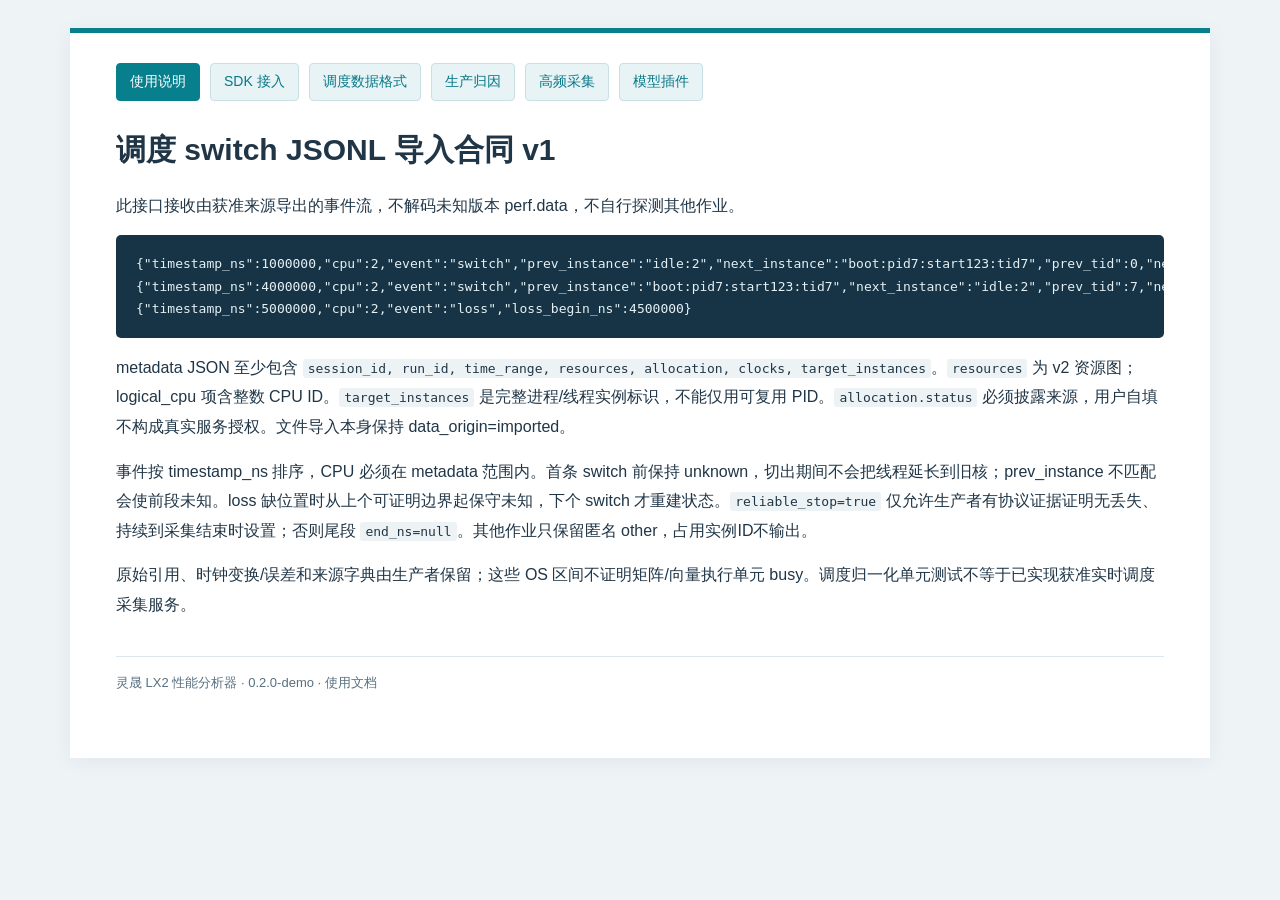
<file: docs/scheduler-interchange.html>
<!doctype html>
<html lang="zh-CN"><head><meta charset="utf-8"><meta name="viewport" content="width=device-width,initial-scale=1"><title>LX2 性能分析器 · 调度流导入格式</title><style>
*{box-sizing:border-box}html{scroll-behavior:smooth}body{margin:0;background:#eef3f6;color:#203647;font:16px/1.85 "Segoe UI","Microsoft YaHei",sans-serif}main{max-width:1140px;margin:28px auto;background:#fff;border-top:5px solid #087f8c;padding:30px 46px 48px;box-shadow:0 3px 18px #18364710}h1{font-size:30px;line-height:1.4;margin:28px 0 20px}h2{font-size:23px;margin-top:40px;padding-top:8px;border-top:1px solid #e1e8ec}h3{font-size:18px;margin-top:28px}a{color:#087887;text-underline-offset:3px}a:hover{color:#03505b}p{margin:15px 0}code,pre{font:13px/1.7 Consolas,"Microsoft YaHei",monospace}code{background:#edf3f5;padding:2px 5px;border-radius:3px;overflow-wrap:anywhere}pre{background:#173446;color:#e5f0f4;padding:18px 20px;border-radius:5px;overflow:auto;tab-size:4}pre code{background:none;padding:0;color:inherit;overflow-wrap:normal}.table-wrap{overflow:auto;margin:20px 0}table{width:100%;border-collapse:collapse;font-size:14px;line-height:1.75}th,td{border:1px solid #d5e1e7;padding:10px 12px;text-align:left;vertical-align:top}th{background:#e8f2f4;color:#16586a}tbody tr:nth-child(even){background:#f7fafb}td:first-child{min-width:105px}nav{display:flex;gap:10px;flex-wrap:wrap}nav a{background:#e8f3f5;border:1px solid #c8e0e5;padding:5px 13px;border-radius:4px;text-decoration:none;font-size:14px}nav a:first-child{background:#087f8c;color:#fff;border-color:#087f8c}.toc-panel{margin-top:24px;background:#f4f8fa;border:1px solid #dce6ec;padding:10px 18px;border-radius:5px}.toc-panel summary{cursor:pointer;font-weight:600}.toc-panel ul{margin:8px 0;padding-left:22px}.toc-panel li{font-size:14px;margin:2px 0}.toc-panel ul ul{display:none}.footer{border-top:1px solid #dce6ec;margin-top:36px;padding-top:14px;font-size:13px;color:#587080}h1,h2,h3{scroll-margin-top:20px}@media(max-width:700px){body{font-size:15px}main{margin:0;padding:20px 18px 32px}h1{font-size:25px}h2{font-size:21px}pre{padding:14px}th,td{padding:8px;min-width:140px}nav{gap:6px}}@media print{body{background:#fff}main{box-shadow:none;margin:0;max-width:none;padding:10px}nav,.toc-panel{display:none}pre{white-space:pre-wrap;background:#f1f4f6;color:#203647}a{color:inherit}table{font-size:11px}.table-wrap{overflow:visible}}
</style></head><body><main><nav aria-label="文档导航"><a href="../README.html">使用说明</a><a href="sdk-quickstart.html">SDK 接入</a><a href="scheduler-interchange.html">调度数据格式</a><a href="production-attribution.html">生产归因</a><a href="high-frequency-sdk.html">高频采集</a><a href="model-plugins.html">模型插件</a></nav><h1 id="switch-jsonl-v1">调度 switch JSONL 导入合同 v1</h1>
<p>此接口接收由获准来源导出的事件流，不解码未知版本 perf.data，不自行探测其他作业。</p>
<pre><code class="language-json">{&quot;timestamp_ns&quot;:1000000,&quot;cpu&quot;:2,&quot;event&quot;:&quot;switch&quot;,&quot;prev_instance&quot;:&quot;idle:2&quot;,&quot;next_instance&quot;:&quot;boot:pid7:start123:tid7&quot;,&quot;prev_tid&quot;:0,&quot;next_tid&quot;:7,&quot;raw_ref&quot;:&quot;raw/schedule/events.jsonl:1&quot;}
{&quot;timestamp_ns&quot;:4000000,&quot;cpu&quot;:2,&quot;event&quot;:&quot;switch&quot;,&quot;prev_instance&quot;:&quot;boot:pid7:start123:tid7&quot;,&quot;next_instance&quot;:&quot;idle:2&quot;,&quot;prev_tid&quot;:7,&quot;next_tid&quot;:0}
{&quot;timestamp_ns&quot;:5000000,&quot;cpu&quot;:2,&quot;event&quot;:&quot;loss&quot;,&quot;loss_begin_ns&quot;:4500000}
</code></pre>
<p>metadata JSON 至少包含 <code>session_id, run_id, time_range, resources, allocation, clocks, target_instances</code>。<code>resources</code> 为 v2 资源图；logical_cpu 项含整数 CPU ID。<code>target_instances</code> 是完整进程/线程实例标识，不能仅用可复用 PID。<code>allocation.status</code> 必须披露来源，用户自填不构成真实服务授权。文件导入本身保持 data_origin=imported。</p>
<p>事件按 timestamp_ns 排序，CPU 必须在 metadata 范围内。首条 switch 前保持 unknown，切出期间不会把线程延长到旧核；prev_instance 不匹配会使前段未知。loss 缺位置时从上个可证明边界起保守未知，下个 switch 才重建状态。<code>reliable_stop=true</code> 仅允许生产者有协议证据证明无丢失、持续到采集结束时设置；否则尾段 <code>end_ns=null</code>。其他作业只保留匿名 other，占用实例ID不输出。</p>
<p>原始引用、时钟变换/误差和来源字典由生产者保留；这些 OS 区间不证明矩阵/向量执行单元 busy。调度归一化单元测试不等于已实现获准实时调度采集服务。</p><p class="footer">灵晟 LX2 性能分析器 · 0.2.0-demo · 使用文档</p></main></body></html>
</file>
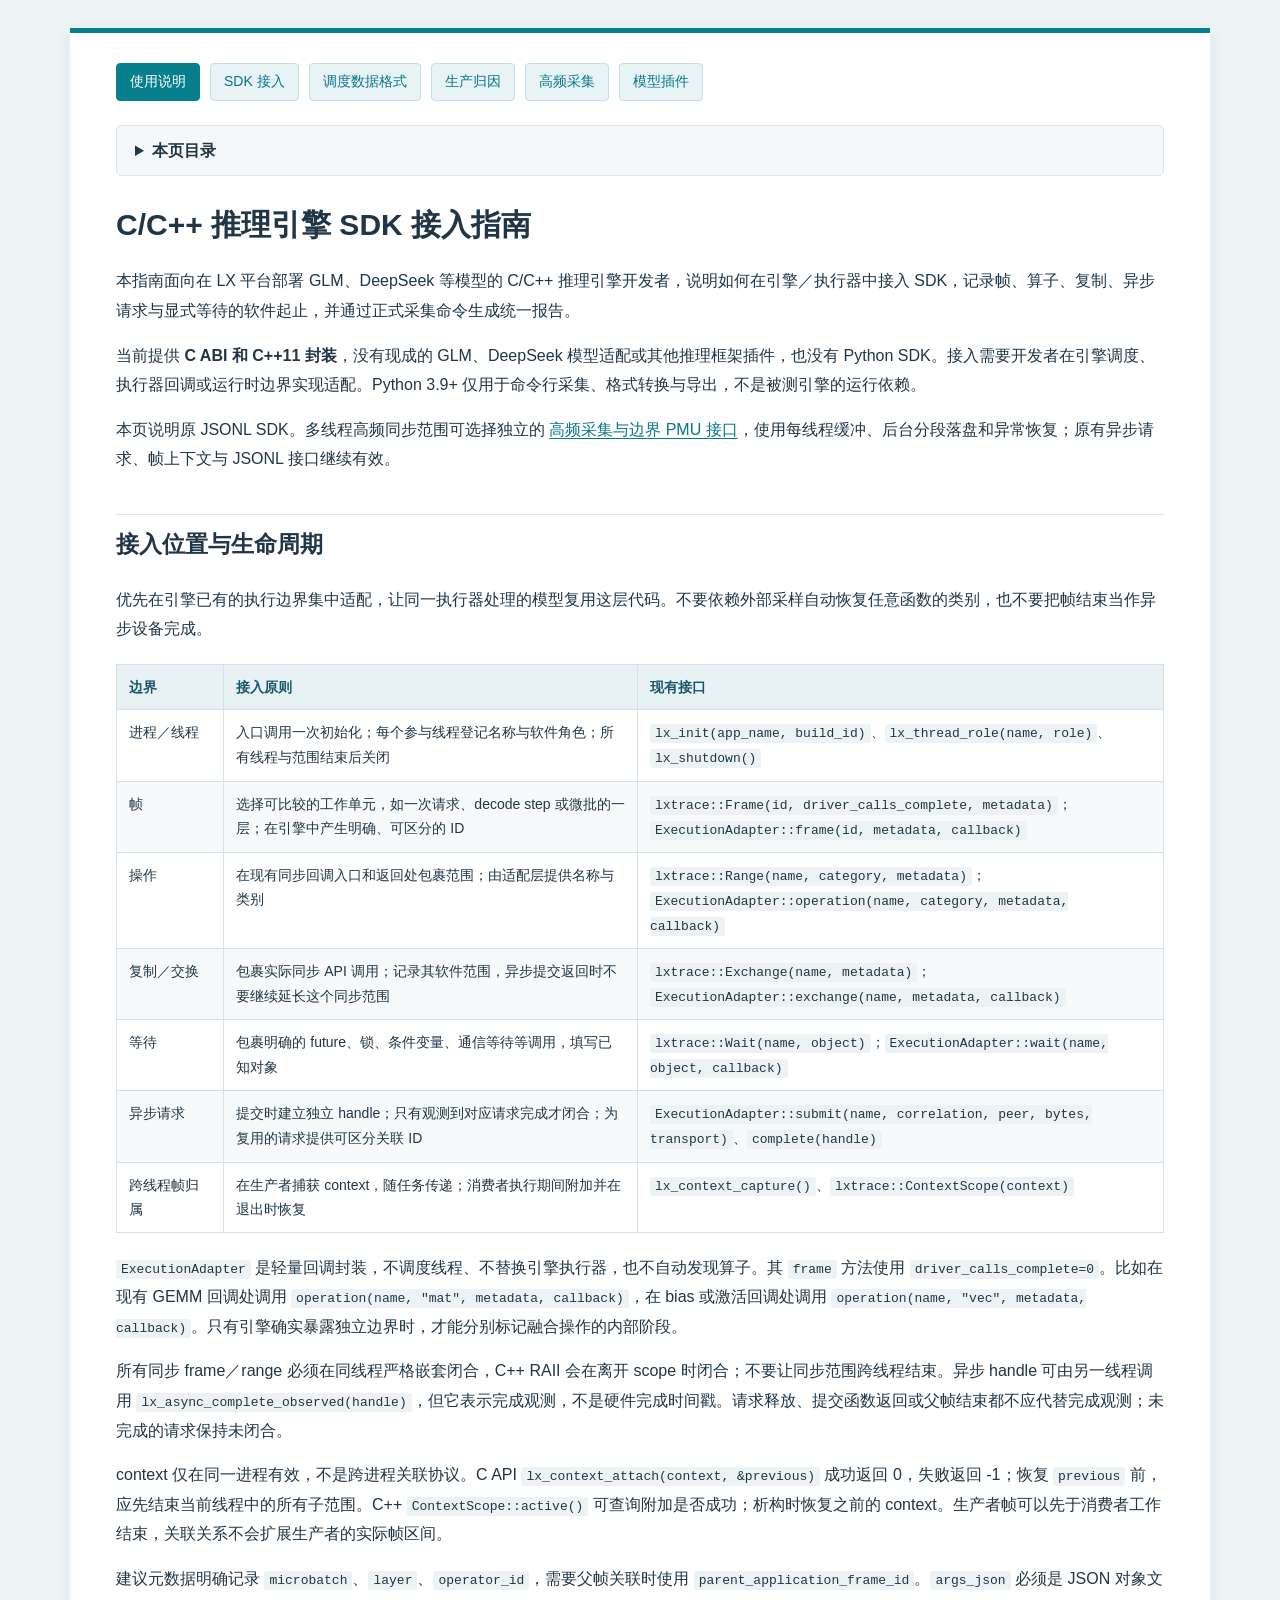
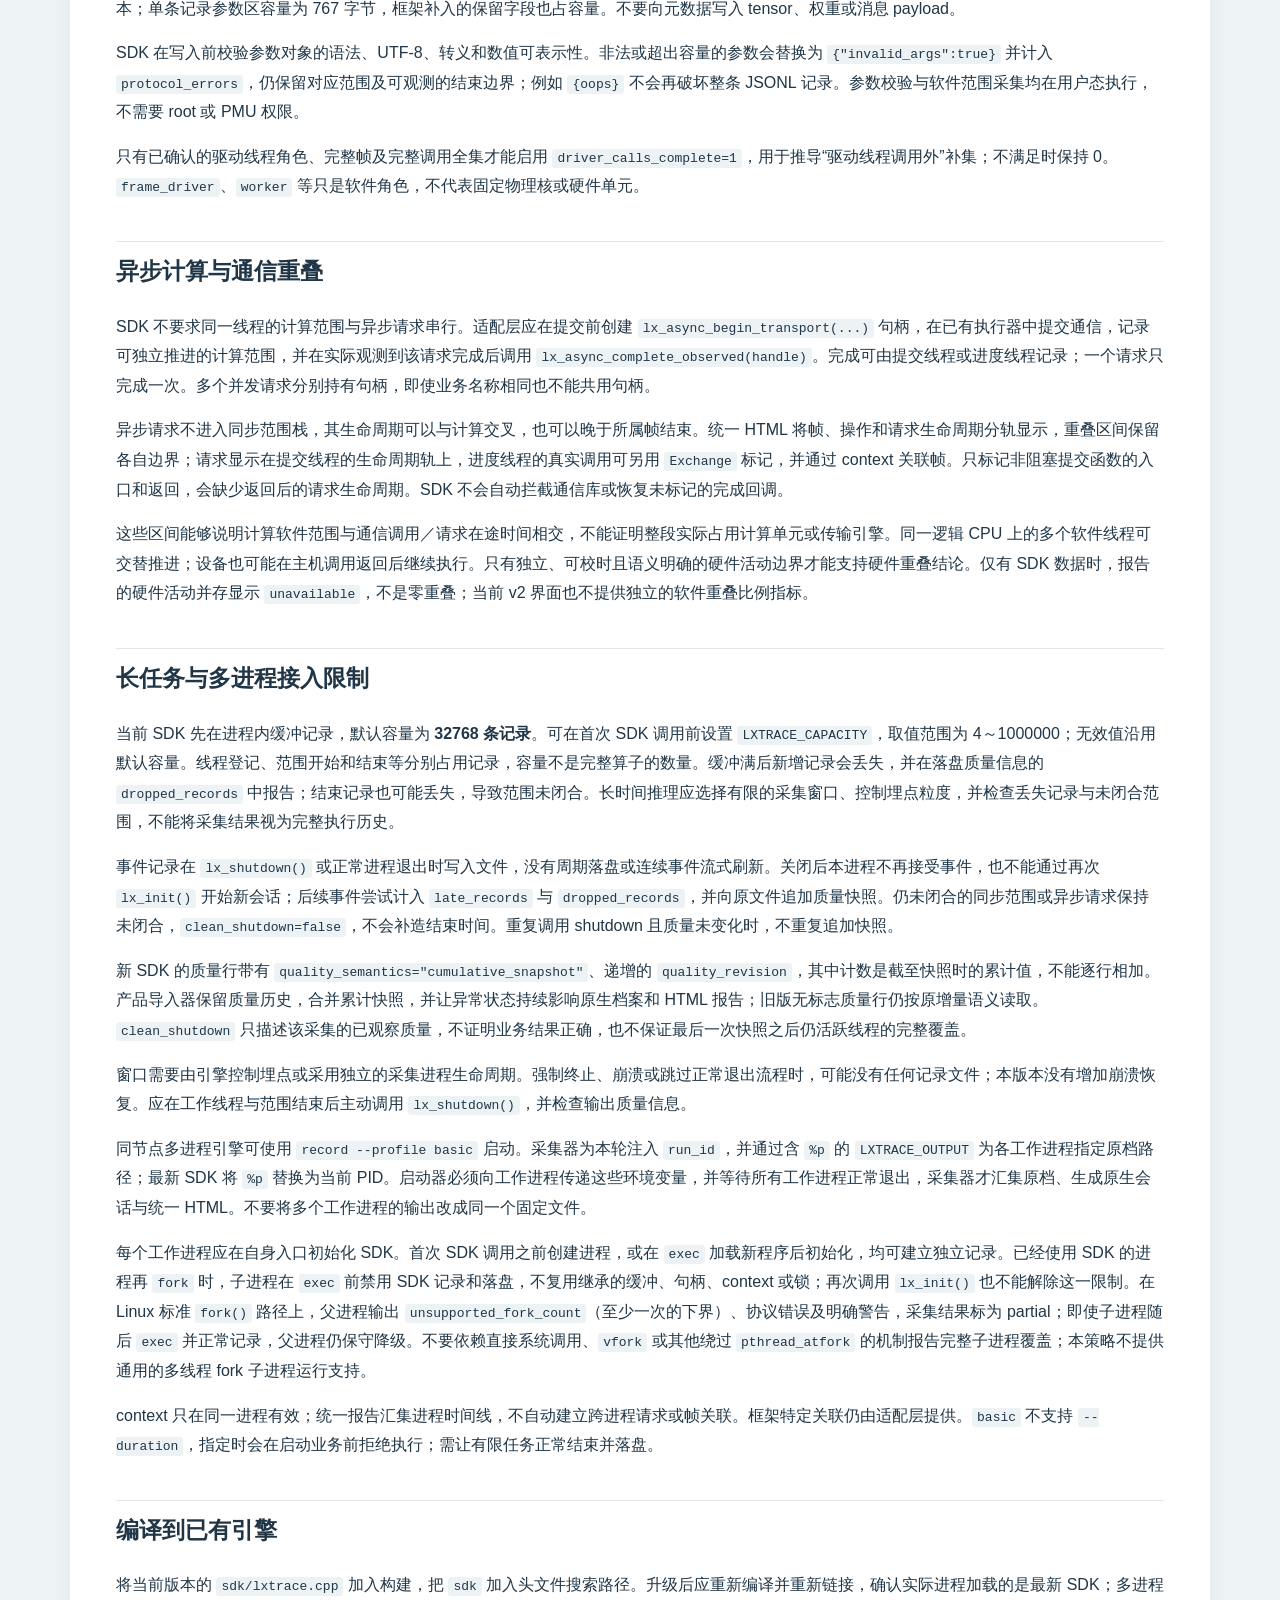
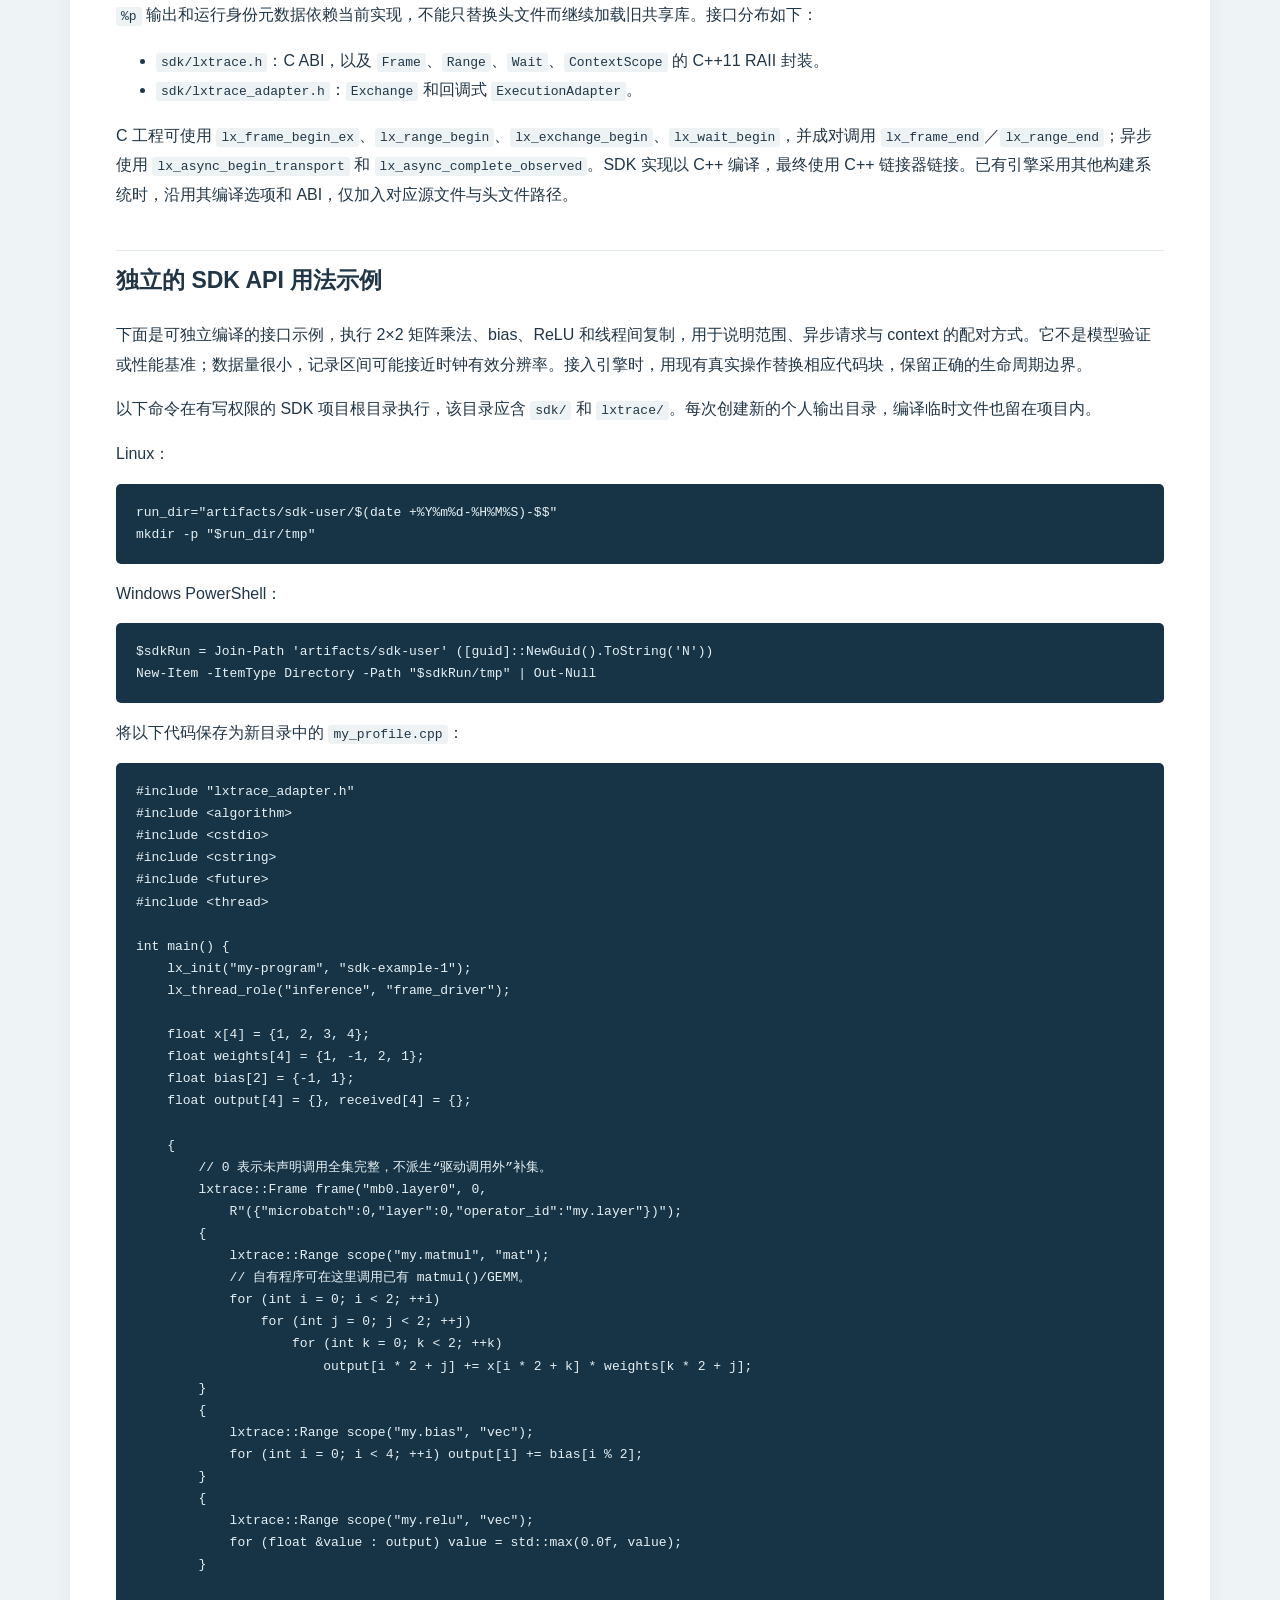
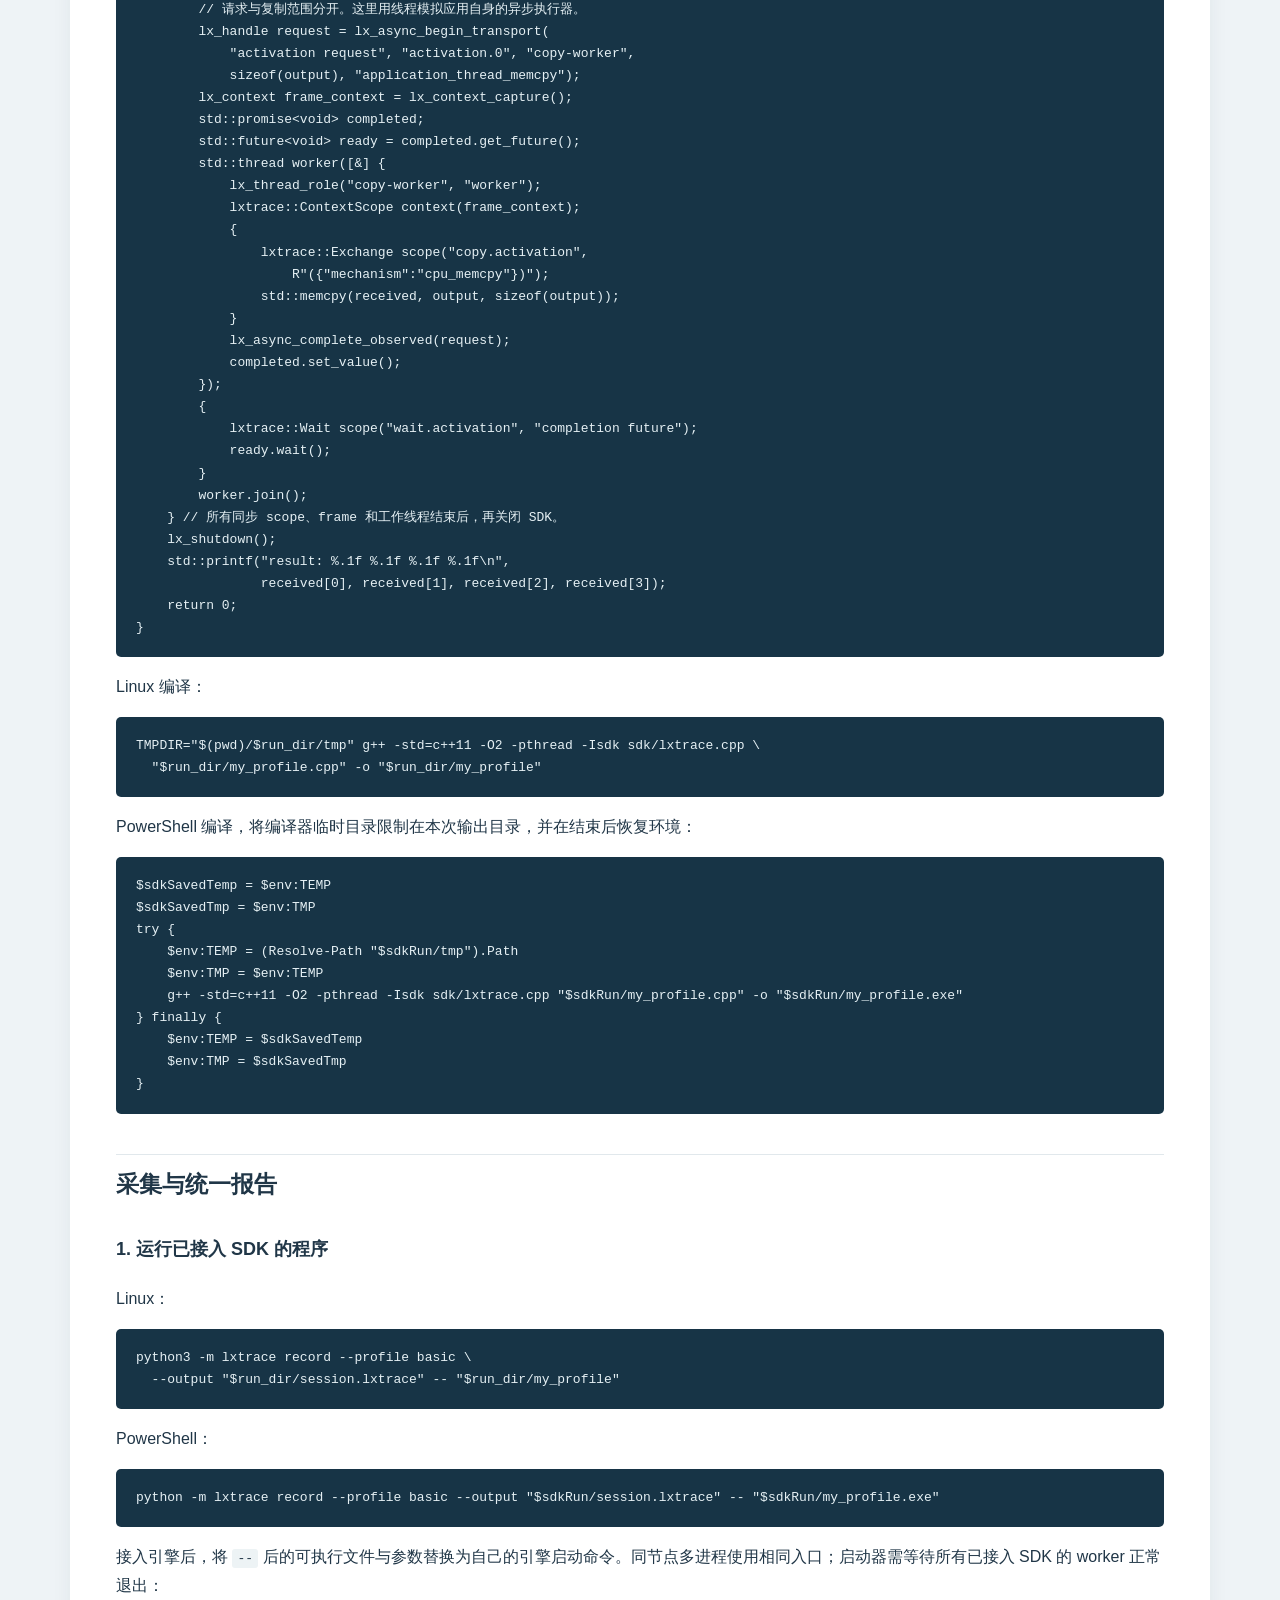
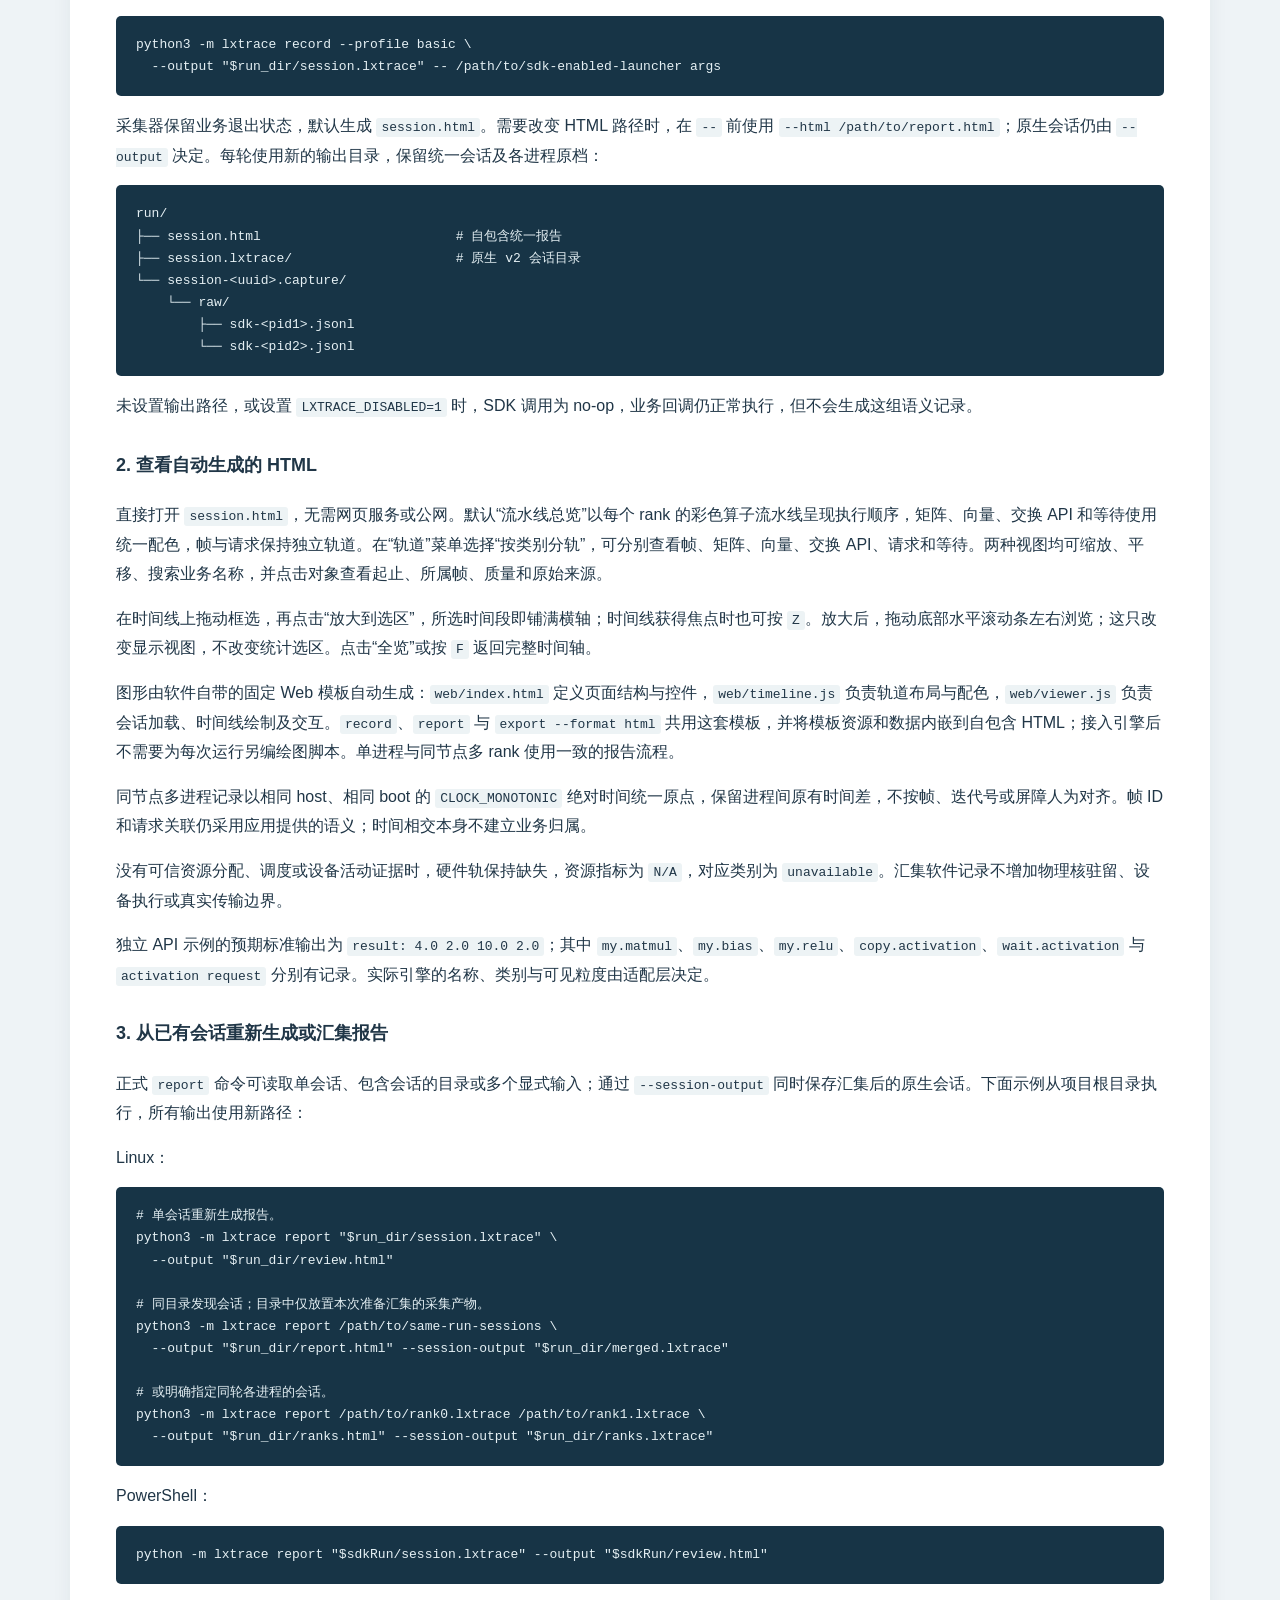
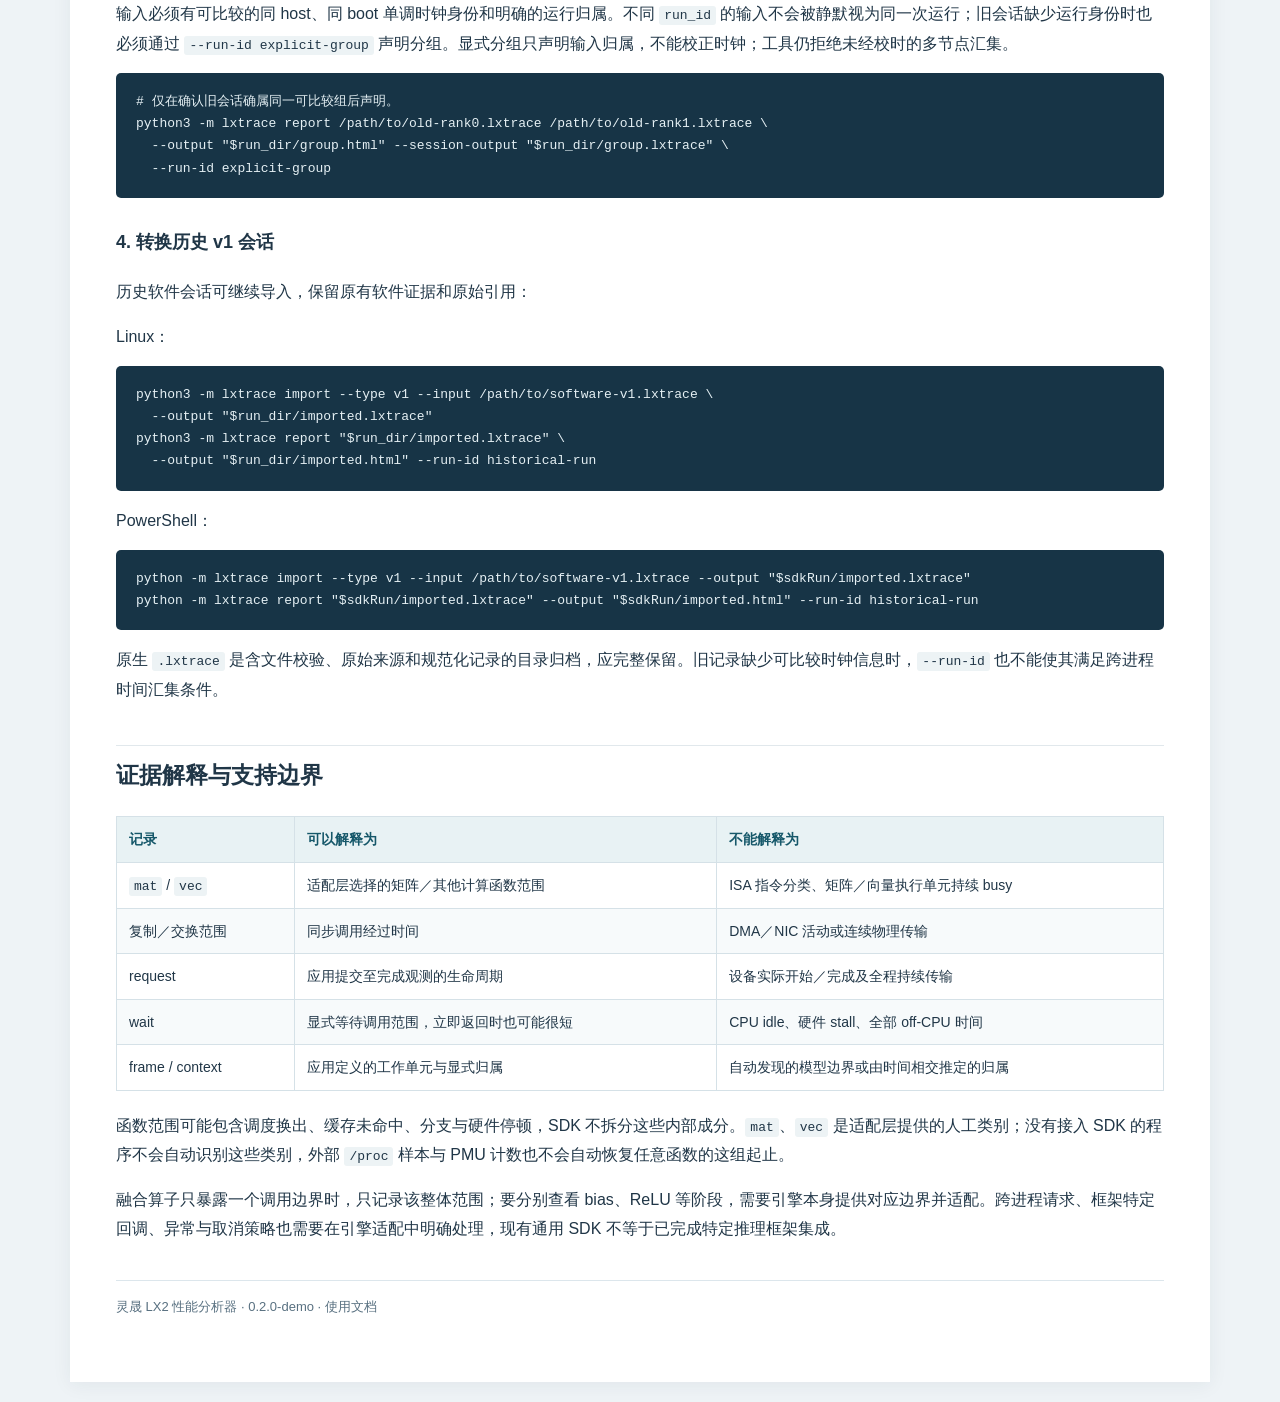
<file: docs/sdk-quickstart.html>
<!doctype html>
<html lang="zh-CN"><head><meta charset="utf-8"><meta name="viewport" content="width=device-width,initial-scale=1"><title>LX2 性能分析器 · C/C++ SDK 接入指南</title><style>
*{box-sizing:border-box}html{scroll-behavior:smooth}body{margin:0;background:#eef3f6;color:#203647;font:16px/1.85 "Segoe UI","Microsoft YaHei",sans-serif}main{max-width:1140px;margin:28px auto;background:#fff;border-top:5px solid #087f8c;padding:30px 46px 48px;box-shadow:0 3px 18px #18364710}h1{font-size:30px;line-height:1.4;margin:28px 0 20px}h2{font-size:23px;margin-top:40px;padding-top:8px;border-top:1px solid #e1e8ec}h3{font-size:18px;margin-top:28px}a{color:#087887;text-underline-offset:3px}a:hover{color:#03505b}p{margin:15px 0}code,pre{font:13px/1.7 Consolas,"Microsoft YaHei",monospace}code{background:#edf3f5;padding:2px 5px;border-radius:3px;overflow-wrap:anywhere}pre{background:#173446;color:#e5f0f4;padding:18px 20px;border-radius:5px;overflow:auto;tab-size:4}pre code{background:none;padding:0;color:inherit;overflow-wrap:normal}.table-wrap{overflow:auto;margin:20px 0}table{width:100%;border-collapse:collapse;font-size:14px;line-height:1.75}th,td{border:1px solid #d5e1e7;padding:10px 12px;text-align:left;vertical-align:top}th{background:#e8f2f4;color:#16586a}tbody tr:nth-child(even){background:#f7fafb}td:first-child{min-width:105px}nav{display:flex;gap:10px;flex-wrap:wrap}nav a{background:#e8f3f5;border:1px solid #c8e0e5;padding:5px 13px;border-radius:4px;text-decoration:none;font-size:14px}nav a:first-child{background:#087f8c;color:#fff;border-color:#087f8c}.toc-panel{margin-top:24px;background:#f4f8fa;border:1px solid #dce6ec;padding:10px 18px;border-radius:5px}.toc-panel summary{cursor:pointer;font-weight:600}.toc-panel ul{margin:8px 0;padding-left:22px}.toc-panel li{font-size:14px;margin:2px 0}.toc-panel ul ul{display:none}.footer{border-top:1px solid #dce6ec;margin-top:36px;padding-top:14px;font-size:13px;color:#587080}h1,h2,h3{scroll-margin-top:20px}@media(max-width:700px){body{font-size:15px}main{margin:0;padding:20px 18px 32px}h1{font-size:25px}h2{font-size:21px}pre{padding:14px}th,td{padding:8px;min-width:140px}nav{gap:6px}}@media print{body{background:#fff}main{box-shadow:none;margin:0;max-width:none;padding:10px}nav,.toc-panel{display:none}pre{white-space:pre-wrap;background:#f1f4f6;color:#203647}a{color:inherit}table{font-size:11px}.table-wrap{overflow:visible}}
</style></head><body><main><nav aria-label="文档导航"><a href="../README.html">使用说明</a><a href="sdk-quickstart.html">SDK 接入</a><a href="scheduler-interchange.html">调度数据格式</a><a href="production-attribution.html">生产归因</a><a href="high-frequency-sdk.html">高频采集</a><a href="model-plugins.html">模型插件</a></nav><details class="toc-panel"><summary>本页目录</summary><div class="toc">
<ul>
<li><a href="#_1">接入位置与生命周期</a></li>
<li><a href="#_2">异步计算与通信重叠</a></li>
<li><a href="#_3">长任务与多进程接入限制</a></li>
<li><a href="#_4">编译到已有引擎</a></li>
<li><a href="#sdk-api">独立的 SDK API 用法示例</a></li>
<li><a href="#_5">采集与统一报告</a></li>
<li><a href="#_6">证据解释与支持边界</a></li>
</ul>
</div>
</details><h1 id="cc-sdk">C/C++ 推理引擎 SDK 接入指南</h1>
<p>本指南面向在 LX 平台部署 GLM、DeepSeek 等模型的 C/C++ 推理引擎开发者，说明如何在引擎／执行器中接入 SDK，记录帧、算子、复制、异步请求与显式等待的软件起止，并通过正式采集命令生成统一报告。</p>
<p>当前提供 <strong>C ABI 和 C++11 封装</strong>，没有现成的 GLM、DeepSeek 模型适配或其他推理框架插件，也没有 Python SDK。接入需要开发者在引擎调度、执行器回调或运行时边界实现适配。Python 3.9+ 仅用于命令行采集、格式转换与导出，不是被测引擎的运行依赖。</p>
<p>本页说明原 JSONL SDK。多线程高频同步范围可选择独立的 <a href="high-frequency-sdk.html">高频采集与边界 PMU 接口</a>，使用每线程缓冲、后台分段落盘和异常恢复；原有异步请求、帧上下文与 JSONL 接口继续有效。</p>
<h2 id="_1">接入位置与生命周期</h2>
<p>优先在引擎已有的执行边界集中适配，让同一执行器处理的模型复用这层代码。不要依赖外部采样自动恢复任意函数的类别，也不要把帧结束当作异步设备完成。</p>
<div class="table-wrap"><table>
<thead>
<tr>
<th>边界</th>
<th>接入原则</th>
<th>现有接口</th>
</tr>
</thead>
<tbody>
<tr>
<td>进程／线程</td>
<td>入口调用一次初始化；每个参与线程登记名称与软件角色；所有线程与范围结束后关闭</td>
<td><code>lx_init(app_name, build_id)</code>、<code>lx_thread_role(name, role)</code>、<code>lx_shutdown()</code></td>
</tr>
<tr>
<td>帧</td>
<td>选择可比较的工作单元，如一次请求、decode step 或微批的一层；在引擎中产生明确、可区分的 ID</td>
<td><code>lxtrace::Frame(id, driver_calls_complete, metadata)</code>；<code>ExecutionAdapter::frame(id, metadata, callback)</code></td>
</tr>
<tr>
<td>操作</td>
<td>在现有同步回调入口和返回处包裹范围；由适配层提供名称与类别</td>
<td><code>lxtrace::Range(name, category, metadata)</code>；<code>ExecutionAdapter::operation(name, category, metadata, callback)</code></td>
</tr>
<tr>
<td>复制／交换</td>
<td>包裹实际同步 API 调用；记录其软件范围，异步提交返回时不要继续延长这个同步范围</td>
<td><code>lxtrace::Exchange(name, metadata)</code>；<code>ExecutionAdapter::exchange(name, metadata, callback)</code></td>
</tr>
<tr>
<td>等待</td>
<td>包裹明确的 future、锁、条件变量、通信等待等调用，填写已知对象</td>
<td><code>lxtrace::Wait(name, object)</code>；<code>ExecutionAdapter::wait(name, object, callback)</code></td>
</tr>
<tr>
<td>异步请求</td>
<td>提交时建立独立 handle；只有观测到对应请求完成才闭合；为复用的请求提供可区分关联 ID</td>
<td><code>ExecutionAdapter::submit(name, correlation, peer, bytes, transport)</code>、<code>complete(handle)</code></td>
</tr>
<tr>
<td>跨线程帧归属</td>
<td>在生产者捕获 context，随任务传递；消费者执行期间附加并在退出时恢复</td>
<td><code>lx_context_capture()</code>、<code>lxtrace::ContextScope(context)</code></td>
</tr>
</tbody>
</table></div>
<p><code>ExecutionAdapter</code> 是轻量回调封装，不调度线程、不替换引擎执行器，也不自动发现算子。其 <code>frame</code> 方法使用 <code>driver_calls_complete=0</code>。比如在现有 GEMM 回调处调用 <code>operation(name, "mat", metadata, callback)</code>，在 bias 或激活回调处调用 <code>operation(name, "vec", metadata, callback)</code>。只有引擎确实暴露独立边界时，才能分别标记融合操作的内部阶段。</p>
<p>所有同步 frame／range 必须在同线程严格嵌套闭合，C++ RAII 会在离开 scope 时闭合；不要让同步范围跨线程结束。异步 handle 可由另一线程调用 <code>lx_async_complete_observed(handle)</code>，但它表示完成观测，不是硬件完成时间戳。请求释放、提交函数返回或父帧结束都不应代替完成观测；未完成的请求保持未闭合。</p>
<p>context 仅在同一进程有效，不是跨进程关联协议。C API <code>lx_context_attach(context, &amp;previous)</code> 成功返回 0，失败返回 -1；恢复 <code>previous</code> 前，应先结束当前线程中的所有子范围。C++ <code>ContextScope::active()</code> 可查询附加是否成功；析构时恢复之前的 context。生产者帧可以先于消费者工作结束，关联关系不会扩展生产者的实际帧区间。</p>
<p>建议元数据明确记录 <code>microbatch</code>、<code>layer</code>、<code>operator_id</code>，需要父帧关联时使用 <code>parent_application_frame_id</code>。<code>args_json</code> 必须是 JSON 对象文本；单条记录参数区容量为 767 字节，框架补入的保留字段也占容量。不要向元数据写入 tensor、权重或消息 payload。</p>
<p>SDK 在写入前校验参数对象的语法、UTF-8、转义和数值可表示性。非法或超出容量的参数会替换为 <code>{"invalid_args":true}</code> 并计入 <code>protocol_errors</code>，仍保留对应范围及可观测的结束边界；例如 <code>{oops}</code> 不会再破坏整条 JSONL 记录。参数校验与软件范围采集均在用户态执行，不需要 root 或 PMU 权限。</p>
<p>只有已确认的驱动线程角色、完整帧及完整调用全集才能启用 <code>driver_calls_complete=1</code>，用于推导“驱动线程调用外”补集；不满足时保持 0。<code>frame_driver</code>、<code>worker</code> 等只是软件角色，不代表固定物理核或硬件单元。</p>
<h2 id="_2">异步计算与通信重叠</h2>
<p>SDK 不要求同一线程的计算范围与异步请求串行。适配层应在提交前创建 <code>lx_async_begin_transport(...)</code> 句柄，在已有执行器中提交通信，记录可独立推进的计算范围，并在实际观测到该请求完成后调用 <code>lx_async_complete_observed(handle)</code>。完成可由提交线程或进度线程记录；一个请求只完成一次。多个并发请求分别持有句柄，即使业务名称相同也不能共用句柄。</p>
<p>异步请求不进入同步范围栈，其生命周期可以与计算交叉，也可以晚于所属帧结束。统一 HTML 将帧、操作和请求生命周期分轨显示，重叠区间保留各自边界；请求显示在提交线程的生命周期轨上，进度线程的真实调用可另用 <code>Exchange</code> 标记，并通过 context 关联帧。只标记非阻塞提交函数的入口和返回，会缺少返回后的请求生命周期。SDK 不会自动拦截通信库或恢复未标记的完成回调。</p>
<p>这些区间能够说明计算软件范围与通信调用／请求在途时间相交，不能证明整段实际占用计算单元或传输引擎。同一逻辑 CPU 上的多个软件线程可交替推进；设备也可能在主机调用返回后继续执行。只有独立、可校时且语义明确的硬件活动边界才能支持硬件重叠结论。仅有 SDK 数据时，报告的硬件活动并存显示 <code>unavailable</code>，不是零重叠；当前 v2 界面也不提供独立的软件重叠比例指标。</p>
<h2 id="_3">长任务与多进程接入限制</h2>
<p>当前 SDK 先在进程内缓冲记录，默认容量为 <strong>32768 条记录</strong>。可在首次 SDK 调用前设置 <code>LXTRACE_CAPACITY</code>，取值范围为 4～1000000；无效值沿用默认容量。线程登记、范围开始和结束等分别占用记录，容量不是完整算子的数量。缓冲满后新增记录会丢失，并在落盘质量信息的 <code>dropped_records</code> 中报告；结束记录也可能丢失，导致范围未闭合。长时间推理应选择有限的采集窗口、控制埋点粒度，并检查丢失记录与未闭合范围，不能将采集结果视为完整执行历史。</p>
<p>事件记录在 <code>lx_shutdown()</code> 或正常进程退出时写入文件，没有周期落盘或连续事件流式刷新。关闭后本进程不再接受事件，也不能通过再次 <code>lx_init()</code> 开始新会话；后续事件尝试计入 <code>late_records</code> 与 <code>dropped_records</code>，并向原文件追加质量快照。仍未闭合的同步范围或异步请求保持未闭合，<code>clean_shutdown=false</code>，不会补造结束时间。重复调用 shutdown 且质量未变化时，不重复追加快照。</p>
<p>新 SDK 的质量行带有 <code>quality_semantics="cumulative_snapshot"</code>、递增的 <code>quality_revision</code>，其中计数是截至快照时的累计值，不能逐行相加。产品导入器保留质量历史，合并累计快照，并让异常状态持续影响原生档案和 HTML 报告；旧版无标志质量行仍按原增量语义读取。<code>clean_shutdown</code> 只描述该采集的已观察质量，不证明业务结果正确，也不保证最后一次快照之后仍活跃线程的完整覆盖。</p>
<p>窗口需要由引擎控制埋点或采用独立的采集进程生命周期。强制终止、崩溃或跳过正常退出流程时，可能没有任何记录文件；本版本没有增加崩溃恢复。应在工作线程与范围结束后主动调用 <code>lx_shutdown()</code>，并检查输出质量信息。</p>
<p>同节点多进程引擎可使用 <code>record --profile basic</code> 启动。采集器为本轮注入 <code>run_id</code>，并通过含 <code>%p</code> 的 <code>LXTRACE_OUTPUT</code> 为各工作进程指定原档路径；最新 SDK 将 <code>%p</code> 替换为当前 PID。启动器必须向工作进程传递这些环境变量，并等待所有工作进程正常退出，采集器才汇集原档、生成原生会话与统一 HTML。不要将多个工作进程的输出改成同一个固定文件。</p>
<p>每个工作进程应在自身入口初始化 SDK。首次 SDK 调用之前创建进程，或在 <code>exec</code> 加载新程序后初始化，均可建立独立记录。已经使用 SDK 的进程再 <code>fork</code> 时，子进程在 <code>exec</code> 前禁用 SDK 记录和落盘，不复用继承的缓冲、句柄、context 或锁；再次调用 <code>lx_init()</code> 也不能解除这一限制。在 Linux 标准 <code>fork()</code> 路径上，父进程输出 <code>unsupported_fork_count</code>（至少一次的下界）、协议错误及明确警告，采集结果标为 partial；即使子进程随后 <code>exec</code> 并正常记录，父进程仍保守降级。不要依赖直接系统调用、<code>vfork</code> 或其他绕过 <code>pthread_atfork</code> 的机制报告完整子进程覆盖；本策略不提供通用的多线程 fork 子进程运行支持。</p>
<p>context 只在同一进程有效；统一报告汇集进程时间线，不自动建立跨进程请求或帧关联。框架特定关联仍由适配层提供。<code>basic</code> 不支持 <code>--duration</code>，指定时会在启动业务前拒绝执行；需让有限任务正常结束并落盘。</p>
<h2 id="_4">编译到已有引擎</h2>
<p>将当前版本的 <code>sdk/lxtrace.cpp</code> 加入构建，把 <code>sdk</code> 加入头文件搜索路径。升级后应重新编译并重新链接，确认实际进程加载的是最新 SDK；多进程 <code>%p</code> 输出和运行身份元数据依赖当前实现，不能只替换头文件而继续加载旧共享库。接口分布如下：</p>
<ul>
<li><code>sdk/lxtrace.h</code>：C ABI，以及 <code>Frame</code>、<code>Range</code>、<code>Wait</code>、<code>ContextScope</code> 的 C++11 RAII 封装。</li>
<li><code>sdk/lxtrace_adapter.h</code>：<code>Exchange</code> 和回调式 <code>ExecutionAdapter</code>。</li>
</ul>
<p>C 工程可使用 <code>lx_frame_begin_ex</code>、<code>lx_range_begin</code>、<code>lx_exchange_begin</code>、<code>lx_wait_begin</code>，并成对调用 <code>lx_frame_end</code>／<code>lx_range_end</code>；异步使用 <code>lx_async_begin_transport</code> 和 <code>lx_async_complete_observed</code>。SDK 实现以 C++ 编译，最终使用 C++ 链接器链接。已有引擎采用其他构建系统时，沿用其编译选项和 ABI，仅加入对应源文件与头文件路径。</p>
<h2 id="sdk-api">独立的 SDK API 用法示例</h2>
<p>下面是可独立编译的接口示例，执行 2×2 矩阵乘法、bias、ReLU 和线程间复制，用于说明范围、异步请求与 context 的配对方式。它不是模型验证或性能基准；数据量很小，记录区间可能接近时钟有效分辨率。接入引擎时，用现有真实操作替换相应代码块，保留正确的生命周期边界。</p>
<p>以下命令在有写权限的 SDK 项目根目录执行，该目录应含 <code>sdk/</code> 和 <code>lxtrace/</code>。每次创建新的个人输出目录，编译临时文件也留在项目内。</p>
<p>Linux：</p>
<pre><code class="language-bash">run_dir=&quot;artifacts/sdk-user/$(date +%Y%m%d-%H%M%S)-$$&quot;
mkdir -p &quot;$run_dir/tmp&quot;
</code></pre>
<p>Windows PowerShell：</p>
<pre><code class="language-powershell">$sdkRun = Join-Path 'artifacts/sdk-user' ([guid]::NewGuid().ToString('N'))
New-Item -ItemType Directory -Path &quot;$sdkRun/tmp&quot; | Out-Null
</code></pre>
<p>将以下代码保存为新目录中的 <code>my_profile.cpp</code>：</p>
<pre><code class="language-cpp">#include &quot;lxtrace_adapter.h&quot;
#include &lt;algorithm&gt;
#include &lt;cstdio&gt;
#include &lt;cstring&gt;
#include &lt;future&gt;
#include &lt;thread&gt;

int main() {
    lx_init(&quot;my-program&quot;, &quot;sdk-example-1&quot;);
    lx_thread_role(&quot;inference&quot;, &quot;frame_driver&quot;);

    float x[4] = {1, 2, 3, 4};
    float weights[4] = {1, -1, 2, 1};
    float bias[2] = {-1, 1};
    float output[4] = {}, received[4] = {};

    {
        // 0 表示未声明调用全集完整，不派生“驱动调用外”补集。
        lxtrace::Frame frame(&quot;mb0.layer0&quot;, 0,
            R&quot;({&quot;microbatch&quot;:0,&quot;layer&quot;:0,&quot;operator_id&quot;:&quot;my.layer&quot;})&quot;);
        {
            lxtrace::Range scope(&quot;my.matmul&quot;, &quot;mat&quot;);
            // 自有程序可在这里调用已有 matmul()/GEMM。
            for (int i = 0; i &lt; 2; ++i)
                for (int j = 0; j &lt; 2; ++j)
                    for (int k = 0; k &lt; 2; ++k)
                        output[i * 2 + j] += x[i * 2 + k] * weights[k * 2 + j];
        }
        {
            lxtrace::Range scope(&quot;my.bias&quot;, &quot;vec&quot;);
            for (int i = 0; i &lt; 4; ++i) output[i] += bias[i % 2];
        }
        {
            lxtrace::Range scope(&quot;my.relu&quot;, &quot;vec&quot;);
            for (float &amp;value : output) value = std::max(0.0f, value);
        }

        // 请求与复制范围分开。这里用线程模拟应用自身的异步执行器。
        lx_handle request = lx_async_begin_transport(
            &quot;activation request&quot;, &quot;activation.0&quot;, &quot;copy-worker&quot;,
            sizeof(output), &quot;application_thread_memcpy&quot;);
        lx_context frame_context = lx_context_capture();
        std::promise&lt;void&gt; completed;
        std::future&lt;void&gt; ready = completed.get_future();
        std::thread worker([&amp;] {
            lx_thread_role(&quot;copy-worker&quot;, &quot;worker&quot;);
            lxtrace::ContextScope context(frame_context);
            {
                lxtrace::Exchange scope(&quot;copy.activation&quot;,
                    R&quot;({&quot;mechanism&quot;:&quot;cpu_memcpy&quot;})&quot;);
                std::memcpy(received, output, sizeof(output));
            }
            lx_async_complete_observed(request);
            completed.set_value();
        });
        {
            lxtrace::Wait scope(&quot;wait.activation&quot;, &quot;completion future&quot;);
            ready.wait();
        }
        worker.join();
    } // 所有同步 scope、frame 和工作线程结束后，再关闭 SDK。
    lx_shutdown();
    std::printf(&quot;result: %.1f %.1f %.1f %.1f\n&quot;,
                received[0], received[1], received[2], received[3]);
    return 0;
}
</code></pre>
<p>Linux 编译：</p>
<pre><code class="language-bash">TMPDIR=&quot;$(pwd)/$run_dir/tmp&quot; g++ -std=c++11 -O2 -pthread -Isdk sdk/lxtrace.cpp \
  &quot;$run_dir/my_profile.cpp&quot; -o &quot;$run_dir/my_profile&quot;
</code></pre>
<p>PowerShell 编译，将编译器临时目录限制在本次输出目录，并在结束后恢复环境：</p>
<pre><code class="language-powershell">$sdkSavedTemp = $env:TEMP
$sdkSavedTmp = $env:TMP
try {
    $env:TEMP = (Resolve-Path &quot;$sdkRun/tmp&quot;).Path
    $env:TMP = $env:TEMP
    g++ -std=c++11 -O2 -pthread -Isdk sdk/lxtrace.cpp &quot;$sdkRun/my_profile.cpp&quot; -o &quot;$sdkRun/my_profile.exe&quot;
} finally {
    $env:TEMP = $sdkSavedTemp
    $env:TMP = $sdkSavedTmp
}
</code></pre>
<h2 id="_5">采集与统一报告</h2>
<h3 id="1-sdk">1. 运行已接入 SDK 的程序</h3>
<p>Linux：</p>
<pre><code class="language-bash">python3 -m lxtrace record --profile basic \
  --output &quot;$run_dir/session.lxtrace&quot; -- &quot;$run_dir/my_profile&quot;
</code></pre>
<p>PowerShell：</p>
<pre><code class="language-powershell">python -m lxtrace record --profile basic --output &quot;$sdkRun/session.lxtrace&quot; -- &quot;$sdkRun/my_profile.exe&quot;
</code></pre>
<p>接入引擎后，将 <code>--</code> 后的可执行文件与参数替换为自己的引擎启动命令。同节点多进程使用相同入口；启动器需等待所有已接入 SDK 的 worker 正常退出：</p>
<pre><code class="language-bash">python3 -m lxtrace record --profile basic \
  --output &quot;$run_dir/session.lxtrace&quot; -- /path/to/sdk-enabled-launcher args
</code></pre>
<p>采集器保留业务退出状态，默认生成 <code>session.html</code>。需要改变 HTML 路径时，在 <code>--</code> 前使用 <code>--html /path/to/report.html</code>；原生会话仍由 <code>--output</code> 决定。每轮使用新的输出目录，保留统一会话及各进程原档：</p>
<pre><code class="language-text">run/
├── session.html                         # 自包含统一报告
├── session.lxtrace/                     # 原生 v2 会话目录
└── session-&lt;uuid&gt;.capture/
    └── raw/
        ├── sdk-&lt;pid1&gt;.jsonl
        └── sdk-&lt;pid2&gt;.jsonl
</code></pre>
<p>未设置输出路径，或设置 <code>LXTRACE_DISABLED=1</code> 时，SDK 调用为 no-op，业务回调仍正常执行，但不会生成这组语义记录。</p>
<h3 id="2-html">2. 查看自动生成的 HTML</h3>
<p>直接打开 <code>session.html</code>，无需网页服务或公网。默认“流水线总览”以每个 rank 的彩色算子流水线呈现执行顺序，矩阵、向量、交换 API 和等待使用统一配色，帧与请求保持独立轨道。在“轨道”菜单选择“按类别分轨”，可分别查看帧、矩阵、向量、交换 API、请求和等待。两种视图均可缩放、平移、搜索业务名称，并点击对象查看起止、所属帧、质量和原始来源。</p>
<p>在时间线上拖动框选，再点击“放大到选区”，所选时间段即铺满横轴；时间线获得焦点时也可按 <code>Z</code>。放大后，拖动底部水平滚动条左右浏览；这只改变显示视图，不改变统计选区。点击“全览”或按 <code>F</code> 返回完整时间轴。</p>
<p>图形由软件自带的固定 Web 模板自动生成：<code>web/index.html</code> 定义页面结构与控件，<code>web/timeline.js</code> 负责轨道布局与配色，<code>web/viewer.js</code> 负责会话加载、时间线绘制及交互。<code>record</code>、<code>report</code> 与 <code>export --format html</code> 共用这套模板，并将模板资源和数据内嵌到自包含 HTML；接入引擎后不需要为每次运行另编绘图脚本。单进程与同节点多 rank 使用一致的报告流程。</p>
<p>同节点多进程记录以相同 host、相同 boot 的 <code>CLOCK_MONOTONIC</code> 绝对时间统一原点，保留进程间原有时间差，不按帧、迭代号或屏障人为对齐。帧 ID 和请求关联仍采用应用提供的语义；时间相交本身不建立业务归属。</p>
<p>没有可信资源分配、调度或设备活动证据时，硬件轨保持缺失，资源指标为 <code>N/A</code>，对应类别为 <code>unavailable</code>。汇集软件记录不增加物理核驻留、设备执行或真实传输边界。</p>
<p>独立 API 示例的预期标准输出为 <code>result: 4.0 2.0 10.0 2.0</code>；其中 <code>my.matmul</code>、<code>my.bias</code>、<code>my.relu</code>、<code>copy.activation</code>、<code>wait.activation</code> 与 <code>activation request</code> 分别有记录。实际引擎的名称、类别与可见粒度由适配层决定。</p>
<h3 id="3">3. 从已有会话重新生成或汇集报告</h3>
<p>正式 <code>report</code> 命令可读取单会话、包含会话的目录或多个显式输入；通过 <code>--session-output</code> 同时保存汇集后的原生会话。下面示例从项目根目录执行，所有输出使用新路径：</p>
<p>Linux：</p>
<pre><code class="language-bash"># 单会话重新生成报告。
python3 -m lxtrace report &quot;$run_dir/session.lxtrace&quot; \
  --output &quot;$run_dir/review.html&quot;

# 同目录发现会话；目录中仅放置本次准备汇集的采集产物。
python3 -m lxtrace report /path/to/same-run-sessions \
  --output &quot;$run_dir/report.html&quot; --session-output &quot;$run_dir/merged.lxtrace&quot;

# 或明确指定同轮各进程的会话。
python3 -m lxtrace report /path/to/rank0.lxtrace /path/to/rank1.lxtrace \
  --output &quot;$run_dir/ranks.html&quot; --session-output &quot;$run_dir/ranks.lxtrace&quot;
</code></pre>
<p>PowerShell：</p>
<pre><code class="language-powershell">python -m lxtrace report &quot;$sdkRun/session.lxtrace&quot; --output &quot;$sdkRun/review.html&quot;
</code></pre>
<p>输入必须有可比较的同 host、同 boot 单调时钟身份和明确的运行归属。不同 <code>run_id</code> 的输入不会被静默视为同一次运行；旧会话缺少运行身份时也必须通过 <code>--run-id explicit-group</code> 声明分组。显式分组只声明输入归属，不能校正时钟；工具仍拒绝未经校时的多节点汇集。</p>
<pre><code class="language-bash"># 仅在确认旧会话确属同一可比较组后声明。
python3 -m lxtrace report /path/to/old-rank0.lxtrace /path/to/old-rank1.lxtrace \
  --output &quot;$run_dir/group.html&quot; --session-output &quot;$run_dir/group.lxtrace&quot; \
  --run-id explicit-group
</code></pre>
<h3 id="4-v1">4. 转换历史 v1 会话</h3>
<p>历史软件会话可继续导入，保留原有软件证据和原始引用：</p>
<p>Linux：</p>
<pre><code class="language-bash">python3 -m lxtrace import --type v1 --input /path/to/software-v1.lxtrace \
  --output &quot;$run_dir/imported.lxtrace&quot;
python3 -m lxtrace report &quot;$run_dir/imported.lxtrace&quot; \
  --output &quot;$run_dir/imported.html&quot; --run-id historical-run
</code></pre>
<p>PowerShell：</p>
<pre><code class="language-powershell">python -m lxtrace import --type v1 --input /path/to/software-v1.lxtrace --output &quot;$sdkRun/imported.lxtrace&quot;
python -m lxtrace report &quot;$sdkRun/imported.lxtrace&quot; --output &quot;$sdkRun/imported.html&quot; --run-id historical-run
</code></pre>
<p>原生 <code>.lxtrace</code> 是含文件校验、原始来源和规范化记录的目录归档，应完整保留。旧记录缺少可比较时钟信息时，<code>--run-id</code> 也不能使其满足跨进程时间汇集条件。</p>
<h2 id="_6">证据解释与支持边界</h2>
<div class="table-wrap"><table>
<thead>
<tr>
<th>记录</th>
<th>可以解释为</th>
<th>不能解释为</th>
</tr>
</thead>
<tbody>
<tr>
<td><code>mat</code> / <code>vec</code></td>
<td>适配层选择的矩阵／其他计算函数范围</td>
<td>ISA 指令分类、矩阵／向量执行单元持续 busy</td>
</tr>
<tr>
<td>复制／交换范围</td>
<td>同步调用经过时间</td>
<td>DMA／NIC 活动或连续物理传输</td>
</tr>
<tr>
<td>request</td>
<td>应用提交至完成观测的生命周期</td>
<td>设备实际开始／完成及全程持续传输</td>
</tr>
<tr>
<td>wait</td>
<td>显式等待调用范围，立即返回时也可能很短</td>
<td>CPU idle、硬件 stall、全部 off-CPU 时间</td>
</tr>
<tr>
<td>frame / context</td>
<td>应用定义的工作单元与显式归属</td>
<td>自动发现的模型边界或由时间相交推定的归属</td>
</tr>
</tbody>
</table></div>
<p>函数范围可能包含调度换出、缓存未命中、分支与硬件停顿，SDK 不拆分这些内部成分。<code>mat</code>、<code>vec</code> 是适配层提供的人工类别；没有接入 SDK 的程序不会自动识别这些类别，外部 <code>/proc</code> 样本与 PMU 计数也不会自动恢复任意函数的这组起止。</p>
<p>融合算子只暴露一个调用边界时，只记录该整体范围；要分别查看 bias、ReLU 等阶段，需要引擎本身提供对应边界并适配。跨进程请求、框架特定回调、异常与取消策略也需要在引擎适配中明确处理，现有通用 SDK 不等于已完成特定推理框架集成。</p><p class="footer">灵晟 LX2 性能分析器 · 0.2.0-demo · 使用文档</p></main></body></html>
</file>
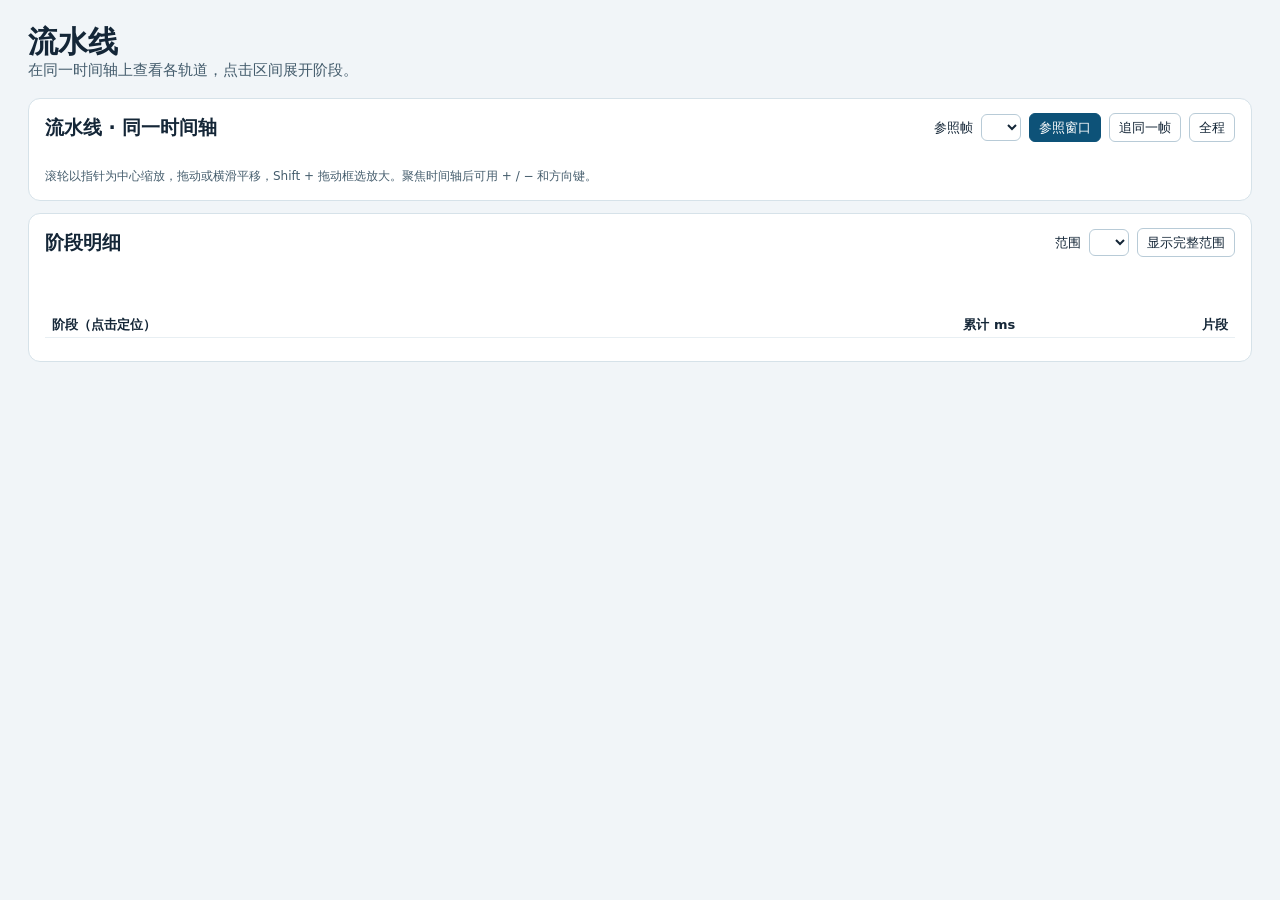
<file: web/pipeline.html>
<!doctype html>
<html lang="zh-CN">
<head>
  <meta charset="utf-8">
  <meta name="viewport" content="width=device-width, initial-scale=1">
  <title>LXTrace · 流水线</title>
  <style>
    :root {
      font: 15px/1.48 system-ui, sans-serif;
      color: #142637;
      background: #f1f5f8;
      --line: #d6e2e9;
      --muted: #455d6d;
      --label: 96px;
    }
    * { box-sizing: border-box; }
    body { margin: 0; padding: 24px 28px; }
    h1, h2, p { margin: 0; }
    h1 { font-size: 30px; line-height: 1.18; }
    h2 { font-size: 19px; }
    a { color: #075b81; }
    header { margin-bottom: 16px; }
    header p, .sub { color: var(--muted); }
    section { margin-top: 12px; padding: 14px 16px; border: 1px solid var(--line); border-radius: 12px; background: #fff; }
    button, select { font: inherit; color: inherit; border: 1px solid #b8cbd7; border-radius: 6px; padding: 4px 9px; background: #fff; }
    select { max-width: min(100%, 18rem); }
    button { cursor: pointer; }
    button:hover { background: #eef5fb; }
    button[aria-pressed=true] { color: #fff; border-color: #0d5278; background: #0d5278; }
    :is(button, select, a):focus-visible { outline: 2px solid #127bb1; outline-offset: 2px; }
    .bar, .control, .legend { display: flex; gap: 8px; align-items: center; flex-wrap: wrap; }
    .bar { justify-content: space-between; }
    .control { font-size: 13px; }
    .legend { margin: 8px 0; color: var(--muted); font-size: 12px; }
    .dot { display: inline-block; width: 9px; height: 9px; margin-right: 4px; border-radius: 2px; }
    .axis { display: flex; justify-content: space-between; margin-left: var(--label); padding-bottom: 4px; color: var(--muted); font: 11px/1.4 ui-monospace, monospace; }
    .lane { display: grid; grid-template-columns: var(--label) minmax(0, 1fr); min-height: 24px; align-items: center; }
    .lane strong { font-size: 12px; white-space: nowrap; overflow: hidden; text-overflow: ellipsis; }
    .lane select { font-size: 11px; padding: 1px 3px; margin-right: 4px; justify-self: start; }
    .plot { position: relative; height: 22px; overflow: hidden; border-radius: 3px; background: repeating-linear-gradient(90deg, #edf2f6 0 1px, transparent 1px 10%), #f8fafb; }
    .timeline { position: relative; }
    :is(.timeline, .timeline-scrollbar):focus-visible { outline: 2px solid #127bb1; outline-offset: 2px; }
    .timeline :is(.axis, .plot) { cursor: grab; user-select: none; }
    .timeline.panning :is(.axis, .plot, .segment) { cursor: grabbing; }
    .timeline.selecting :is(.axis, .plot, .segment) { cursor: crosshair; }
    .zoom-selection { position: absolute; z-index: 3; top: 0; bottom: 0; border-inline: 1px solid #127bb1; background: #127bb126; pointer-events: none; }
    .timeline-scrollbar { margin: 5px 0 0 var(--label); overflow-x: scroll; overflow-y: hidden; }
    .timeline-scrollbar > div { height: 1px; }
    .segment { position: absolute; top: 1px; height: 20px; min-width: 1px; border: 0; border-radius: 2px; text-align: left; color: #10212e; padding: 0; overflow: hidden; white-space: nowrap; font: 11px/20px system-ui, sans-serif; }
    .segment.has-label { padding: 0 3px; }
    .segment:hover, .segment:focus-visible { filter: brightness(.85); z-index: 2; }
    .segment:focus-visible { outline-offset: -2px; }
    .segment[aria-pressed=true] { outline: 1px solid #173247; outline-offset: -1px; box-shadow: inset 0 0 0 2px white; z-index: 1; }
    .c-frame { background: #dce8ee; }
    .c-unframed { background: repeating-linear-gradient(135deg, #eef4f7 0 5px, #dce8ee 5px 7px); }
    .c-layer { background: #a6c4da; }
    .c-wait { background: #f1d89c; }
    .c-transfer { background: #81d5c7; }
    .c-cc { background: #9acfc7; }
    .c-request { background: #b7dfdc; }
    .c-mat, .c-dsa { background: #87c4ed; }
    .c-vec, .c-kda { background: #94a9ee; }
    .c-moe { background: #e1abdb; }
    .c-ffn { background: #8cd2b0; }
    .c-mhc { background: #c9d7e1; }
    .c-other { background: #e0e9ef; }
    .stage-items { margin-top: 10px; }
    table { width: 100%; border-collapse: collapse; font-size: 13px; }
    td, th { padding: 3px 7px; border-bottom: 1px solid #e8eff3; text-align: left; }
    .num { text-align: right; white-space: nowrap; font-variant-numeric: tabular-nums; }
    .stage-select { border: 0; padding: 1px 3px; text-align: left; font-size: 13px; overflow-wrap: anywhere; }
    .scroll-table { max-height: 216px; overflow: auto; }
    .scroll-table th { position: sticky; top: 0; background: #fff; }
    .note { margin-top: 9px; color: var(--muted); font-size: 12px; }
    .detail { min-height: 3.2em; margin-top: 6px; overflow-wrap: anywhere; }
    .tip { position: fixed; z-index: 4; max-width: calc(100vw - 24px); background: #172b3b; color: #fff; font-size: 12px; padding: 5px 8px; border-radius: 5px; pointer-events: none; overflow-wrap: anywhere; }
    footer { margin-top: 14px; color: var(--muted); font-size: 12px; overflow-wrap: anywhere; }
    @media (max-width: 780px) {
      :root { --label: 66px; }
      body { padding: 16px 9px; }
      section { padding: 10px 9px; }
    }
    @media (max-width: 600px) { .axis .minor { display: none; } }
  </style>
</head>
<body>
  <header>
    <h1 id="title">流水线</h1>
    <p>在同一时间轴上查看各轨道，点击区间展开阶段。</p>
  </header>
  <main>
    <section aria-labelledby="overview">
      <div class="bar">
        <h2 id="overview">流水线 · 同一时间轴</h2>
        <div class="control">
          <label for="frame">参照帧</label><select id="frame"></select>
          <button id="steady" type="button" aria-pressed="true">参照窗口</button>
          <button id="follow" type="button" aria-pressed="false">追同一帧</button>
          <button id="all" type="button" aria-pressed="false">全程</button>
        </div>
      </div>
      <div class="legend" id="olegend"></div>
      <div id="overviewPlot" class="timeline" role="group" tabindex="0" aria-label="流水线时间轴" aria-describedby="overviewGestures"></div>
      <div id="overviewScrollbar" class="timeline-scrollbar" role="region" tabindex="0" aria-label="流水线横向滚动" aria-controls="overviewPlot"><div aria-hidden="true"></div></div>
      <p class="note" id="overviewNote"></p>
      <p class="note" id="overviewGestures">滚轮以指针为中心缩放，拖动或横滑平移，Shift + 拖动框选放大。聚焦时间轴后可用 + / − 和方向键。</p>
    </section>
    <section aria-labelledby="layerTitle">
      <div class="bar">
        <h2 id="layerTitle">阶段明细</h2>
        <div class="control">
          <label for="layer">范围</label><select id="layer"></select>
          <button id="resetStage" type="button">显示完整范围</button>
        </div>
      </div>
      <p class="sub" id="layerMeta"></p>
      <div class="stage-items">
        <div id="stagePlot" class="timeline" role="group" tabindex="0" aria-label="阶段时间轴" aria-describedby="overviewGestures"></div>
        <div id="stageScrollbar" class="timeline-scrollbar" role="region" tabindex="0" aria-label="阶段横向滚动" aria-controls="stagePlot"><div aria-hidden="true"></div></div>
        <p id="detail" class="note detail" aria-live="polite"></p>
        <div class="scroll-table">
          <table aria-label="已采集阶段耗时">
            <thead><tr><th scope="col">阶段（点击定位）</th><th scope="col" class="num">累计 ms</th><th scope="col" class="num">片段</th></tr></thead>
            <tbody id="rows"></tbody>
          </table>
        </div>
      </div>
      <div id="notices" class="note"></div>
    </section>
  </main>
  <footer id="sourceLabel"></footer>
  <div id="tip" class="tip" role="tooltip" hidden></div>
  <script type="application/json" id="pipeline-data"><!--LXTRACE_PIPELINE_DATA--></script>
  <script>
    'use strict';

    const byId = id => document.getElementById(id);
    const data = JSON.parse(byId('pipeline-data').textContent);
    const categories = new Map([
      ['frame', '帧'], ['unframed', '未标注帧'], ['layer', '层 / 阶段'], ['mat', '矩阵计算'], ['vec', '向量 / 标量'],
      ['dsa', 'DSA'], ['kda', 'KDA'], ['moe', 'MoE'], ['ffn', 'Dense FFN'], ['mhc', 'mHC / 边界'],
      ['transfer', '交换调用'], ['cc', '计算内跨核'], ['request', '请求生命周期'], ['wait', '显式等待'], ['other', '其他'],
    ]);
    const aliases = new Map([['cx', 'transfer'], ['exchange', 'transfer']]);
    const msFormats = [2, 5, 6].map(digits => new Intl.NumberFormat('en-US', {minimumFractionDigits: 2, maximumFractionDigits: digits}));
    const fmt = (ns, resolution = ns) => {
      const scale = Math.abs(resolution);
      return msFormats[scale >= 1e6 ? 0 : scale >= 1e3 ? 1 : 2].format(ns / 1e6);
    };
    const phaseLabels = new Map(Object.entries(data.name_labels ?? {}));
    const phaseName = index => phaseLabels.get(data.names[index]) ?? data.names[index];
    const str = String;
    const key = frame => str(frame.key);
    const framesByLane = new Map();
    const frameOptions = new Map();
    const observedKeys = new Set();
    const lanes = new Map(data.lanes.map(lane => [str(lane.id), lane]));
    for (const frame of data.frames) {
      const lane = str(frame.lane);
      if (!framesByLane.has(lane)) framesByLane.set(lane, []);
      framesByLane.get(lane).push(frame);
      if (!frameOptions.has(key(frame))) frameOptions.set(key(frame), frame.label);
      if (frame.observed !== false) observedKeys.add(key(frame));
    }

    function element(tag, label, cls) {
      const node = document.createElement(tag);
      if (label !== undefined) node.textContent = label;
      if (cls) node.className = cls;
      return node;
    }

    function category(value) {
      if (categories.has(value)) return value;
      return aliases.get(value) ?? 'other';
    }

    function setOptions(select, options, selected) {
      select.replaceChildren(...options.map(([id, label]) => {
        const option = element('option', label);
        option.value = id;
        return option;
      }));
      select.value = selected;
    }

    function drawLegend(root, keys) {
      root.replaceChildren(...[...categories].filter(([id]) => keys.has(id)).map(([id, label]) => {
        const item = element('span');
        item.append(element('i', undefined, `dot c-${id}`), document.createTextNode(label));
        return item;
      }));
    }

    function axis(root, begin, end) {
      const row = element('div', undefined, 'axis');
      for (let i = 0; i <= 4; i++) {
        const step = (end - begin) / 4;
        const tick = `${fmt(begin + step * i, step)}${i === 4 ? ' ms' : ''}`;
        row.append(element('span', tick, i % 2 ? 'minor' : ''));
      }
      root.append(row);
    }

    function plotLane(root, label) {
      const row = element('div', undefined, 'lane');
      const plot = element('div', undefined, 'plot');
      const caption = typeof label === 'string' ? element('strong', label) : label;
      if (typeof label === 'string') caption.title = label;
      row.append(caption, plot);
      root.append(row);
      return plot;
    }

    function tooltip(event, label) {
      if (event.buttons) return;
      const tip = byId('tip');
      tip.textContent = label;
      tip.hidden = false;
      tip.style.left = `${Math.min(event.clientX + 10, Math.max(0, innerWidth - tip.offsetWidth - 12))}px`;
      tip.style.top = `${Math.max(3, event.clientY - tip.offsetHeight - 6)}px`;
    }

    function block(plot, item, lo, hi) {
      if (item.end <= lo || item.start >= hi) return;
      const start = Math.max(item.start, lo);
      const end = Math.min(item.end, hi);
      const width = 100 * (end - start) / (hi - lo);
      const label = width > 8 ? item.label : width > 3.6 ? item.shortLabel ?? item.label : '';
      const cls = `segment c-${item.category}${label ? ' has-label' : ''}`;
      const button = element(item.click ? 'button' : 'span', label, cls);
      button.style.left = `${100 * (start - lo) / (hi - lo)}%`;
      button.style.width = `${width}%`;
      button.addEventListener('pointermove', event => tooltip(event, item.tooltip));
      button.addEventListener('pointerleave', () => { byId('tip').hidden = true; });
      button.title = item.tooltip;
      if (item.click) {
        button.type = 'button';
        button.setAttribute('aria-label', item.tooltip);
        if (item.selected) button.setAttribute('aria-pressed', 'true');
        button.onclick = event => {
          byId('tip').hidden = true;
          item.click(event.detail === 0);
        };
      }
      plot.append(button);
    }

    // Overlapping records get separate rows instead of hiding each other.
    function plotIntervals(root, label, records, begin, end) {
      const visible = records.filter(row => row.end > begin && row.start < end);
      visible.sort((a, b) => a.start - b.start || b.end - a.end);
      const plots = [plotLane(root, label)];
      const until = [begin];
      for (const row of visible) {
        const start = Math.max(begin, row.start);
        let index = until.findIndex(last => last <= start);
        if (index === -1) {
          index = plots.length;
          plots.push(plotLane(root, ''));
        }
        block(plots[index], row, begin, end);
        until[index] = row.end;
      }
    }

    function clampWindow([begin, end], [low, high]) {
      const span = Math.min(high - low, Math.max(1, end - begin));
      const start = Math.max(low, Math.min(high - span, begin));
      return [start, start + span];
    }

    function bindNavigation(root, scrollbar, update) {
      let bounds, view, drag, pending;
      let suppressClick = false;
      let syncedScrollLeft = 0;
      const fraction = (clientX, rect) => Math.max(0, Math.min(1, (clientX - rect.left) / rect.width));
      const plotRect = target => target.closest('.axis, .plot')?.getBoundingClientRect();

      function syncScrollbar() {
        scrollbar.hidden = !view;
        if (!view) return;
        const width = scrollbar.clientWidth;
        const total = bounds[1] - bounds[0];
        const visible = view[1] - view[0];
        const travelTime = total - visible;
        // Limit the virtual content width and map its scroll position proportionally.
        const contentWidth = Math.max(width, Math.min(1e6, Math.ceil(width * total / visible)));
        scrollbar.firstElementChild.style.width = `${contentWidth}px`;
        const travelPixels = scrollbar.scrollWidth - width;
        scrollbar.scrollLeft = travelTime > 0 ? travelPixels * (view[0] - bounds[0]) / travelTime : 0;
        syncedScrollLeft = scrollbar.scrollLeft;
      }

      function navigate(next) {
        view = clampWindow(next, bounds);
        update(view);
      }

      function zoom(scale, ratio) {
        const [begin, end] = view;
        const anchor = begin + ratio * (end - begin);
        schedule([anchor + (begin - anchor) * scale, anchor + (end - anchor) * scale]);
      }

      function schedule(next) {
        view = clampWindow(next, bounds);
        if (pending !== undefined) return;
        pending = requestAnimationFrame(() => {
          pending = undefined;
          update(view);
        });
      }

      scrollbar.addEventListener('scroll', () => {
        const offset = scrollbar.scrollLeft;
        // The browser rounds scrollLeft. Keep the requested view when reflecting it into the bar.
        if (!view || offset === syncedScrollLeft) return;
        const maxScroll = scrollbar.scrollWidth - scrollbar.clientWidth;
        if (maxScroll <= 0) return;
        const visible = view[1] - view[0];
        const travelTime = bounds[1] - bounds[0] - visible;
        const start = bounds[0] + travelTime * offset / maxScroll;
        schedule([start, start + visible]);
      });
      new ResizeObserver(syncScrollbar).observe(scrollbar);

      root.addEventListener('wheel', event => {
        const rect = plotRect(event.target);
        if (!rect?.width || !view || drag || !(event.deltaX || event.deltaY)) return;
        event.preventDefault();
        byId('tip').hidden = true;
        const unit = event.deltaMode === 1 ? 16 : event.deltaMode === 2 ? rect.width : 1;
        if (Math.abs(event.deltaX) > Math.abs(event.deltaY)) {
          const [begin, end] = view;
          const shift = (end - begin) * event.deltaX * unit / rect.width;
          schedule([begin + shift, end + shift]);
          return;
        }
        const pixels = event.deltaY * unit;
        const scale = Math.exp(Math.max(-3, Math.min(3, pixels / 350)));
        zoom(scale, fraction(event.clientX, rect));
      }, {passive: false});

      root.addEventListener('keydown', event => {
        if (event.target !== root || !view || event.altKey || event.ctrlKey || event.metaKey) return;
        if (['+', '=', '-', '−'].includes(event.key)) {
          event.preventDefault();
          zoom(event.key === '-' || event.key === '−' ? 1.3 : 1 / 1.3, .5);
        } else if (event.key === 'ArrowLeft' || event.key === 'ArrowRight') {
          event.preventDefault();
          const [begin, end] = view;
          const shift = (end - begin) * (event.key === 'ArrowRight' ? .2 : -.2);
          schedule([begin + shift, end + shift]);
        }
      });

      root.addEventListener('pointerdown', event => {
        if (!event.isPrimary || event.button !== 0 || event.pointerType !== 'mouse') return;
        suppressClick = false;
        const rect = plotRect(event.target);
        if (!rect?.width || !view) return;
        drag = {id: event.pointerId, start: event.clientX, rect, initial: view, select: event.shiftKey, moved: false};
      });

      function moveDrag(event) {
        const delta = event.clientX - drag.start;
        if (!drag.moved) {
          if (Math.abs(delta) < 4) return;
          drag.moved = true;
          suppressClick = true;
          byId('tip').hidden = true;
          root.focus({preventScroll: true});
          root.classList.add(drag.select ? 'selecting' : 'panning');
          root.setPointerCapture(event.pointerId);
        }
        const [begin, end] = drag.initial;
        if (!drag.select) {
          const shift = (end - begin) * delta / drag.rect.width;
          schedule([begin - shift, end - shift]);
          return;
        }
        const next = [drag.start, event.clientX].map(x => fraction(x, drag.rect)).sort((a, b) => a - b);
        drag.selection = next.map(x => begin + x * (end - begin));
        if (!drag.overlay) {
          drag.overlay = element('div', undefined, 'zoom-selection');
          drag.overlay.setAttribute('aria-hidden', 'true');
          root.append(drag.overlay);
        }
        drag.overlay.style.left = `${drag.rect.left - root.getBoundingClientRect().left + drag.rect.width * next[0]}px`;
        drag.overlay.style.width = `${drag.rect.width * (next[1] - next[0])}px`;
      }

      window.addEventListener('pointermove', event => {
        if (drag?.id === event.pointerId) moveDrag(event);
      });

      function finish(event) {
        if (drag?.id !== event.pointerId) return;
        const selection = event.type === 'pointerup' ? drag.selection : null;
        drag.overlay?.remove();
        drag = null;
        root.classList.remove('selecting', 'panning');
        if (selection && selection[0] < selection[1]) navigate(selection);
      }

      window.addEventListener('pointerup', finish);
      window.addEventListener('pointercancel', finish);
      root.addEventListener('lostpointercapture', finish);
      root.addEventListener('click', event => {
        if (!suppressClick || event.detail === 0) return;
        event.preventDefault();
        event.stopImmediatePropagation();
      }, {capture: true});

      return (range, current) => {
        // An explicit window change, such as a reset, supersedes a queued gesture.
        if (pending !== undefined) {
          cancelAnimationFrame(pending);
          pending = undefined;
        }
        bounds = range;
        view = current;
        syncScrollbar();
      };
    }

    const defaults = data.default ?? {};
    const defaultFrame = data.frames.find(frame =>
      str(frame.lane) === str(defaults.lane) && str(frame.track) === str(defaults.track) && key(frame) === str(defaults.key)
    ) ?? data.frames.find(frame => frame.groups.length) ?? data.frames[0];
    const selectedTracks = new Map(data.lanes.map(lane => [str(lane.id), str(lane.tracks[0]?.id)]));
    if (defaultFrame) selectedTracks.set(str(defaultFrame.lane), str(defaultFrame.track));
    const state = {
      scope: 'steady', reference: defaultFrame ? key(defaultFrame) : null, frame: defaultFrame,
      group: Number.isInteger(defaults.group) ? defaults.group : 0, stage: null,
      overviewWindow: null, detailWindow: null,
    };

    const syncOverview = bindNavigation(byId('overviewPlot'), byId('overviewScrollbar'), range => {
      state.overviewWindow = range;
      drawOverview();
    });
    const syncDetail = bindNavigation(byId('stagePlot'), byId('stageScrollbar'), range => {
      state.detailWindow = range;
      drawDetail(false);
    });

    function currentTrackFrames(lane) {
      return (framesByLane.get(lane) ?? []).filter(frame => str(frame.track) === selectedTracks.get(lane));
    }

    function setFrame(frame, group) {
      if (!frame) return;
      state.frame = frame;
      state.group = group ?? 0;
      state.stage = null;
      state.detailWindow = null;
    }

    function pickFrame(frame, group, focus) {
      setFrame(frame, group);
      render();
      if (focus) byId('layer').focus();
    }

    function frameInLane(lane, reference) {
      const frames = currentTrackFrames(lane);
      return frames.find(frame => key(frame) === reference) ?? (framesByLane.get(lane) ?? []).find(frame => key(frame) === reference);
    }

    function switchTrack(lane, track) {
      selectedTracks.set(lane, track);
      if (str(state.frame.lane) === lane) {
        const onTrack = currentTrackFrames(lane);
        setFrame(onTrack.find(frame => key(frame) === key(state.frame)) ?? onTrack[0]);
      }
      render();
      [...byId('overviewPlot').querySelectorAll('select')].find(select => select.dataset.lane === lane)?.focus();
    }

    function selectForLane(lane) {
      const id = str(lane.id);
      if (lane.tracks.length < 2) return '范围 / 交接';
      const select = element('select');
      select.dataset.lane = id;
      select.setAttribute('aria-label', `${lane.label} 轨道`);
      setOptions(select, lane.tracks.map(track => [str(track.id), track.label]), selectedTracks.get(id));
      select.onchange = () => switchTrack(id, select.value);
      return select;
    }

    function drawOverview() {
      const root = byId('overviewPlot');
      const sameFrame = data.frames.filter(frame => key(frame) === state.reference);
      let [low, high] = data.time;
      let [begin, end] = data.time;
      const ref = frameInLane(str(defaultFrame.lane), state.reference) ?? sameFrame[0];
      if (state.scope === 'steady' && ref) [begin, end] = [ref.begin_ns, ref.end_ns];
      if (state.scope === 'follow' && sameFrame.length) {
        begin = low = Math.min(...sameFrame.map(frame => frame.begin_ns));
        end = high = Math.max(...sameFrame.map(frame => frame.end_ns));
      }
      const bounds = [low, Math.max(high, low + 1)];
      [begin, end] = clampWindow(state.overviewWindow ?? [begin, end], bounds);
      syncOverview(bounds, [begin, end]);
      root.replaceChildren();
      axis(root, begin, end);
      const used = new Set();
      for (const [id, lane] of lanes) {
        const frameBars = [];
        const items = [];
        for (const frame of currentTrackFrames(id)) {
          if (frame.end_ns <= begin || frame.begin_ns >= end || (state.scope === 'follow' && key(frame) !== state.reference)) continue;
          const prefix = `${lane.label} · ${frame.label}`;
          const frameCategory = frame.observed === false ? 'unframed' : 'frame';
          used.add(frameCategory);
          frameBars.push({
            start: frame.begin_ns, end: frame.end_ns, category: frameCategory, label: frame.label,
            tooltip: `${prefix} · ${frame.observed === false ? '记录覆盖 ' : ''}${fmt(frame.end_ns - frame.begin_ns)} ms`,
            click: focus => pickFrame(frame, undefined, focus), selected: frame === state.frame,
          });
          frame.groups.forEach((group, index) => {
            const cls = category(group.category ?? 'layer');
            used.add(cls);
            items.push({
              start: group.begin_ns, end: group.end_ns, category: cls, label: group.label,
              tooltip: `${prefix} · ${group.label} · ${fmt(group.end_ns - group.begin_ns)} ms`,
              click: focus => pickFrame(frame, index, focus), selected: frame === state.frame && state.group === index,
            });
          });
          for (const marker of frame.markers ?? []) {
            const cls = category(marker.category);
            used.add(cls);
            items.push({
              start: marker.begin_ns, end: marker.end_ns, category: cls, label: marker.label,
              tooltip: `${prefix} · ${marker.label} · ${fmt(marker.end_ns - marker.begin_ns)} ms`,
            });
          }
        }
        plotIntervals(root, lane.label, frameBars, begin, end);
        plotIntervals(root, selectForLane(lane), items, begin, end);
      }
      const notes = {
        steady: `以 ${lanes.get(str(ref?.lane))?.label ?? '参照轨道'} 的 ${ref?.label ?? '参照帧'} 为时间窗口。点击范围块查看阶段。`,
        follow: '只显示参照帧在各轨道的记录。',
        all: '显示完整采集窗口。',
      };
      byId('overviewNote').textContent = notes[state.scope];
      byId('follow').disabled = !observedKeys.has(state.reference);
      for (const mode of ['steady', 'follow', 'all']) byId(mode).setAttribute('aria-pressed', str(state.scope === mode));
      drawLegend(byId('olegend'), used);
    }

    function showRecord(row, group) {
      const [id, , offset, length, ref] = row;
      const source = data.refs?.[ref];
      const time = `范围内 ${fmt(offset, length)}–${fmt(offset + length, length)} ms（${fmt(length)} ms）`;
      const absolute = `会话 ${fmt(group.begin_ns + offset, length)} ms`;
      byId('detail').textContent = [phaseName(id), time, absolute, source && `原始记录 ${source}`].filter(Boolean).join(' · ');
    }

    function stageSummary(records) {
      const summary = new Map();
      for (const row of records) {
        const [id, cls, , length] = row;
        const key = `${id}:${cls}`;
        if (!summary.has(key)) summary.set(key, {id, cls: category(cls), ns: 0, count: 0, longest: row});
        const part = summary.get(key);
        part.ns += length;
        part.count++;
        if (length > part.longest[3]) part.longest = row;
      }
      return summary;
    }

    function drawDetail(refreshPanel = true) {
      const frame = state.frame;
      const group = frame.groups[state.group] ?? frame.groups[0];
      const root = byId('stagePlot');
      const table = byId('rows');
      const reset = byId('resetStage');
      const lane = lanes.get(str(frame.lane));
      const track = lane.tracks.find(track => str(track.id) === str(frame.track));
      const label = [lane.label, frame.label, group?.label].filter(Boolean).join(' · ');
      root.replaceChildren();
      if (refreshPanel) {
        byId('layerTitle').textContent = label;
        table.replaceChildren();
        byId('layer').disabled = !group;
      }
      reset.disabled = state.stage === null && state.detailWindow === null;
      if (!group) {
        syncDetail(null, null);
        setOptions(byId('layer'), [], '');
        byId('layerMeta').textContent = '这个帧没有可展开的阶段。';
        byId('detail').textContent = '';
        return;
      }
      state.group = frame.groups.indexOf(group);
      const total = group.end_ns - group.begin_ns;
      if (refreshPanel) {
        setOptions(byId('layer'), frame.groups.map((part, index) => [index, part.label]), state.group);
        const subject = group.source || track?.label;
        byId('layerMeta').textContent = [`范围 ${fmt(total)} ms`, subject, `${group.records.length} 个软件区间`].filter(Boolean).join(' · ');
      }
      const summary = stageSummary(group.records);
      const picked = summary.get(state.stage)?.longest;
      let begin = 0;
      let end = Math.max(total, 1);
      if (picked) {
        const [, , offset, length] = picked;
        const padding = Math.max(length, total / 100, 1);
        begin = Math.max(0, offset - padding);
        end = Math.max(begin + 1, Math.min(total, offset + length + padding));
        if (refreshPanel) showRecord(picked, group);
      } else if (refreshPanel) {
        byId('detail').textContent = group.records.length
          ? '横轴为范围内相对时间。点击阶段名定位到最长片段，或点击色块查看原始记录。'
          : '采集数据里没有此范围的细分阶段。';
      }
      const bounds = [0, Math.max(total, 1)];
      [begin, end] = clampWindow(state.detailWindow ?? [begin, end], bounds);
      syncDetail(bounds, [begin, end]);
      axis(root, begin, end);
      const byCategory = new Map();
      for (const row of group.records) {
        const [name, cls, offset, length] = row;
        const color = category(cls);
        if (!byCategory.has(color)) byCategory.set(color, []);
        byCategory.get(color).push({
          start: offset, end: offset + length, category: color, label: phaseName(name),
          shortLabel: categories.get(color), tooltip: `${phaseName(name)} · ${fmt(length)} ms`,
          click: () => showRecord(row, group), selected: row === picked,
        });
      }
      for (const [color, label] of categories) {
        if (byCategory.has(color)) plotIntervals(root, label, byCategory.get(color), begin, end);
      }
      if (!refreshPanel) return;
      for (const [id, stage] of [...summary].sort((a, b) => b[1].ns - a[1].ns)) {
        const row = element('tr');
        const cell = element('td');
        const select = element('button', phaseName(stage.id), 'stage-select');
        select.type = 'button';
        select.title = data.names[stage.id];
        select.dataset.stage = id;
        select.prepend(element('i', undefined, `dot c-${stage.cls}`));
        select.setAttribute('aria-pressed', str(state.stage === id));
        select.onclick = event => {
          state.stage = state.stage === id ? null : id;
          state.detailWindow = null;
          drawDetail();
          if (event.detail === 0) [...table.querySelectorAll('button')].find(button => button.dataset.stage === id)?.focus();
        };
        cell.append(select);
        row.append(cell, element('td', fmt(stage.ns), 'num'), element('td', str(stage.count), 'num'));
        table.append(row);
      }
    }

    function render() {
      drawOverview();
      drawDetail();
    }

    byId('title').textContent = data.title || 'LXTrace · 流水线';
    document.title = data.title ? `LXTrace · ${data.title}` : 'LXTrace · 流水线';
    byId('notices').append(...(data.notices ?? []).map(note => element('p', note)));
    const count = data.counts ?? {};
    const origin = data.origin ? ` · ${data.origin}` : '';
    const number = value => Number(value).toLocaleString('en-US');
    const observedFrames = data.frames.filter(frame => frame.observed !== false).length;
    byId('sourceLabel').textContent = `LXTrace ${data.run ?? ''}${origin} · ${number(count.intervals ?? 0)} 个软件区间 · ${number(observedFrames)} 个实测帧区间`;
    if (defaultFrame) {
      setOptions(byId('frame'), [...frameOptions], state.reference);
      byId('frame').onchange = event => {
        state.reference = event.target.value;
        state.overviewWindow = null;
        if (state.scope === 'follow' && !observedKeys.has(state.reference)) state.scope = 'steady';
        const frame = frameInLane(str(state.frame.lane), state.reference) ?? data.frames.find(frame => key(frame) === state.reference);
        if (frame) {
          selectedTracks.set(str(frame.lane), str(frame.track));
          pickFrame(frame, state.group);
        }
      };
      for (const mode of ['steady', 'follow', 'all']) {
        byId(mode).onclick = () => {
          state.scope = mode;
          state.overviewWindow = null;
          if (mode === 'follow' && key(state.frame) !== state.reference) {
            const frame = frameInLane(str(state.frame.lane), state.reference) ?? data.frames.find(frame => key(frame) === state.reference);
            if (frame) selectedTracks.set(str(frame.lane), str(frame.track));
            setFrame(frame, state.group);
          }
          render();
        };
      }
      byId('layer').onchange = event => pickFrame(state.frame, Number(event.target.value));
      byId('resetStage').onclick = () => {
        state.stage = null;
        state.detailWindow = null;
        drawDetail();
      };
      render();
    } else {
      for (const id of ['steady', 'all', 'follow', 'frame', 'layer', 'resetStage']) byId(id).disabled = true;
      syncOverview(null, null);
      syncDetail(null, null);
      byId('overviewNote').textContent = '这个会话没有已标注的帧。';
    }
  </script>
</body>
</html>
</file>
